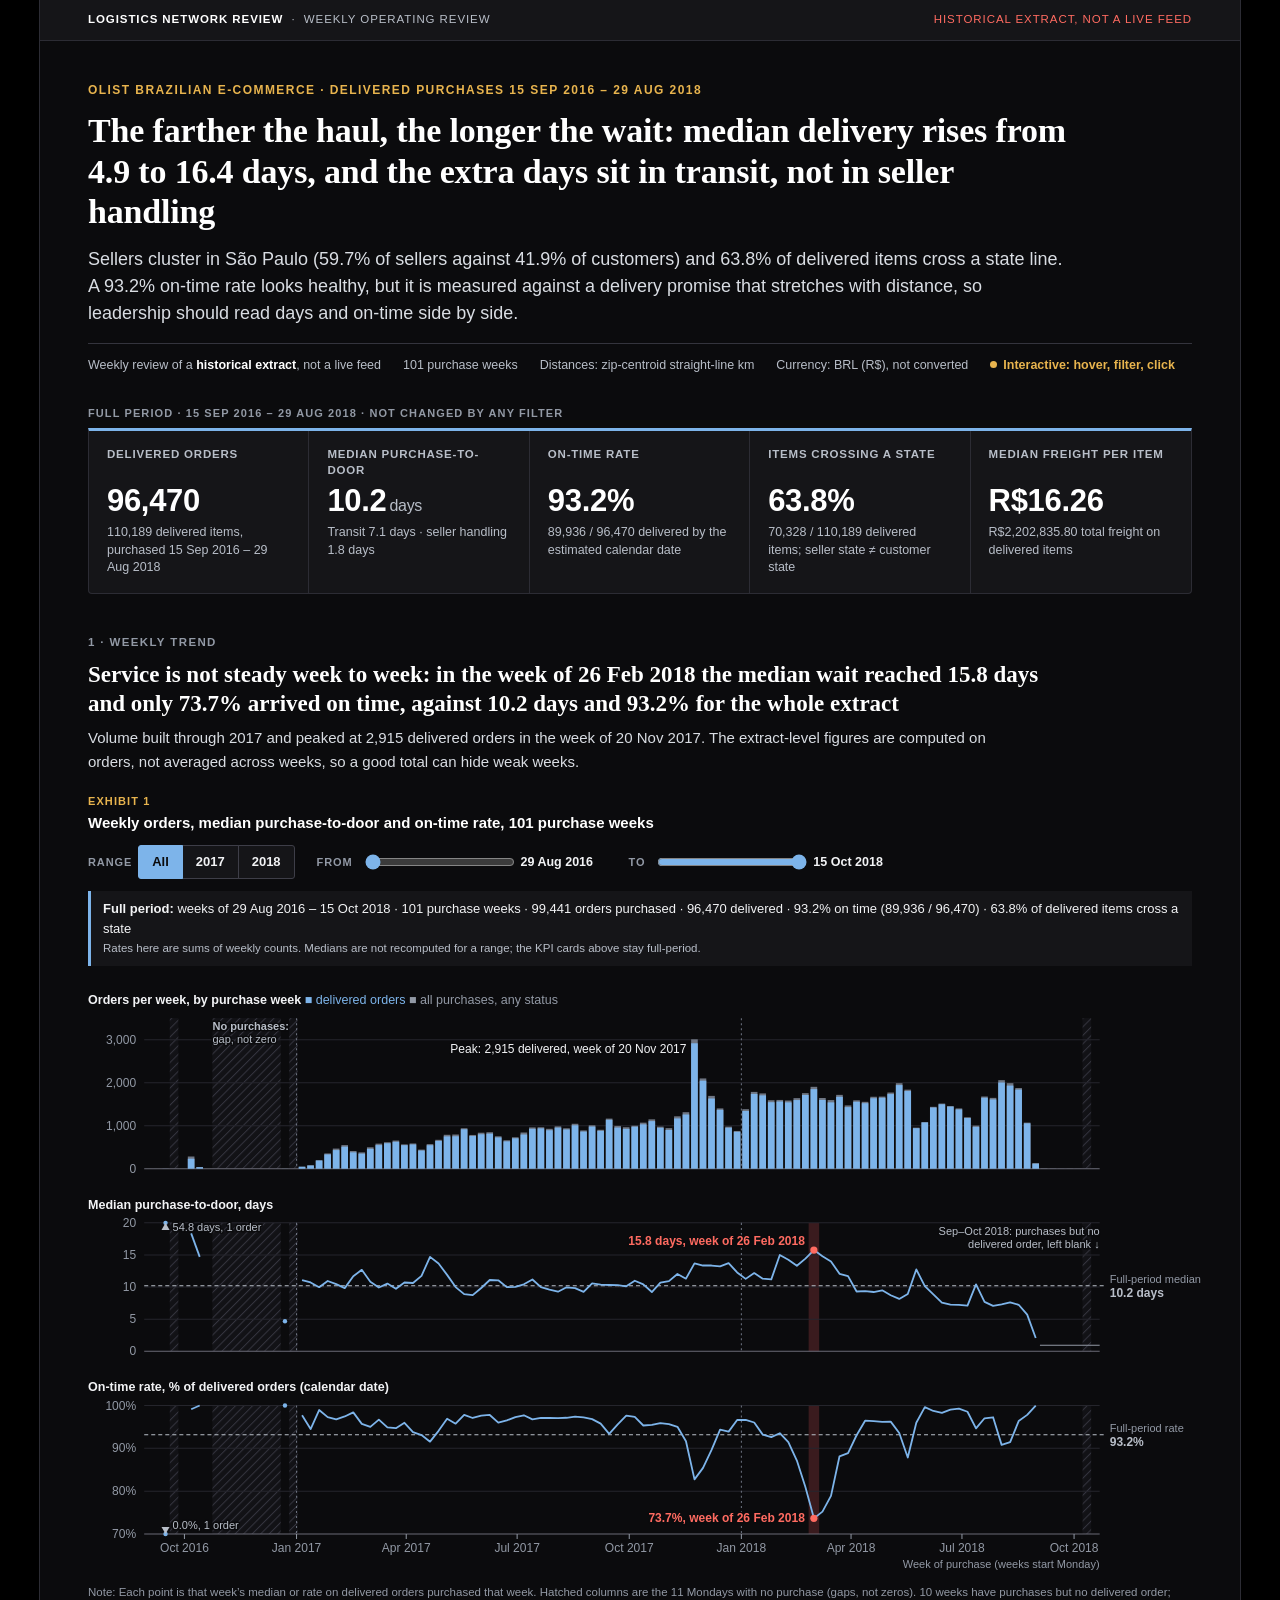
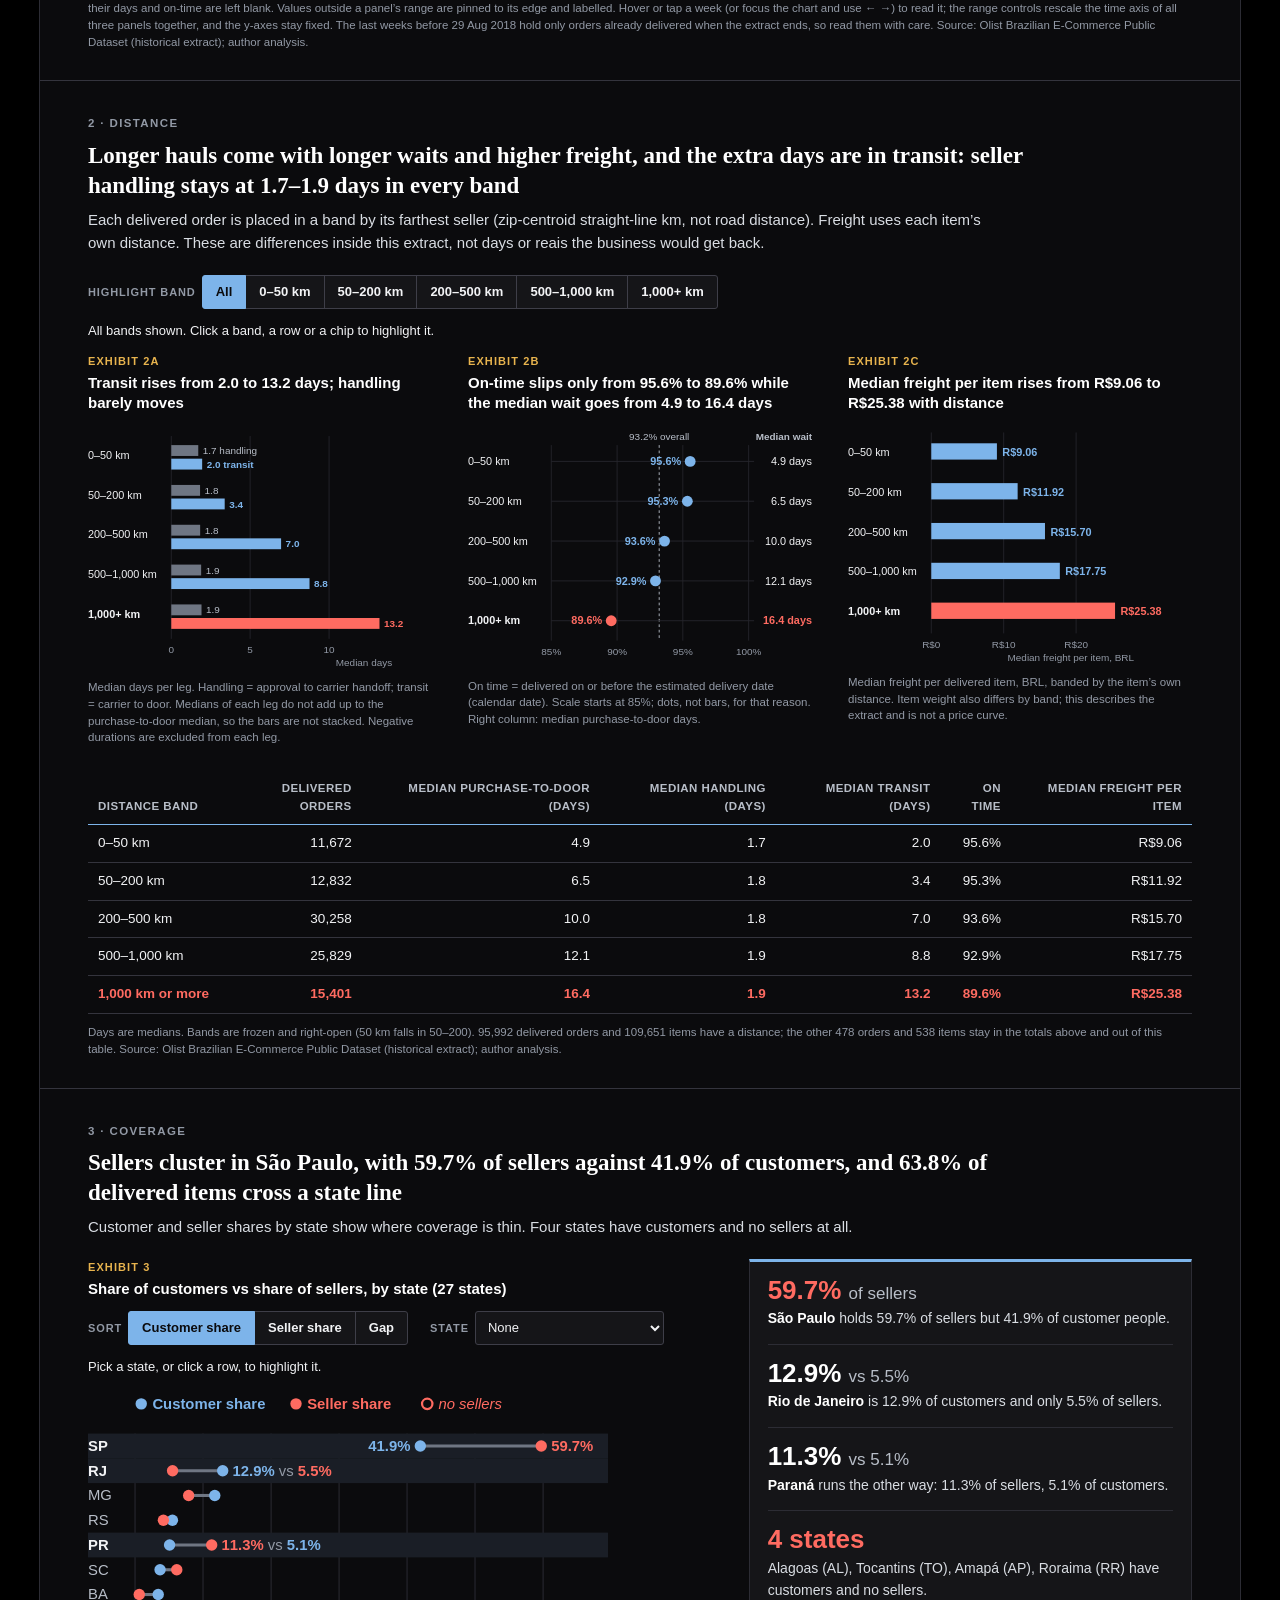
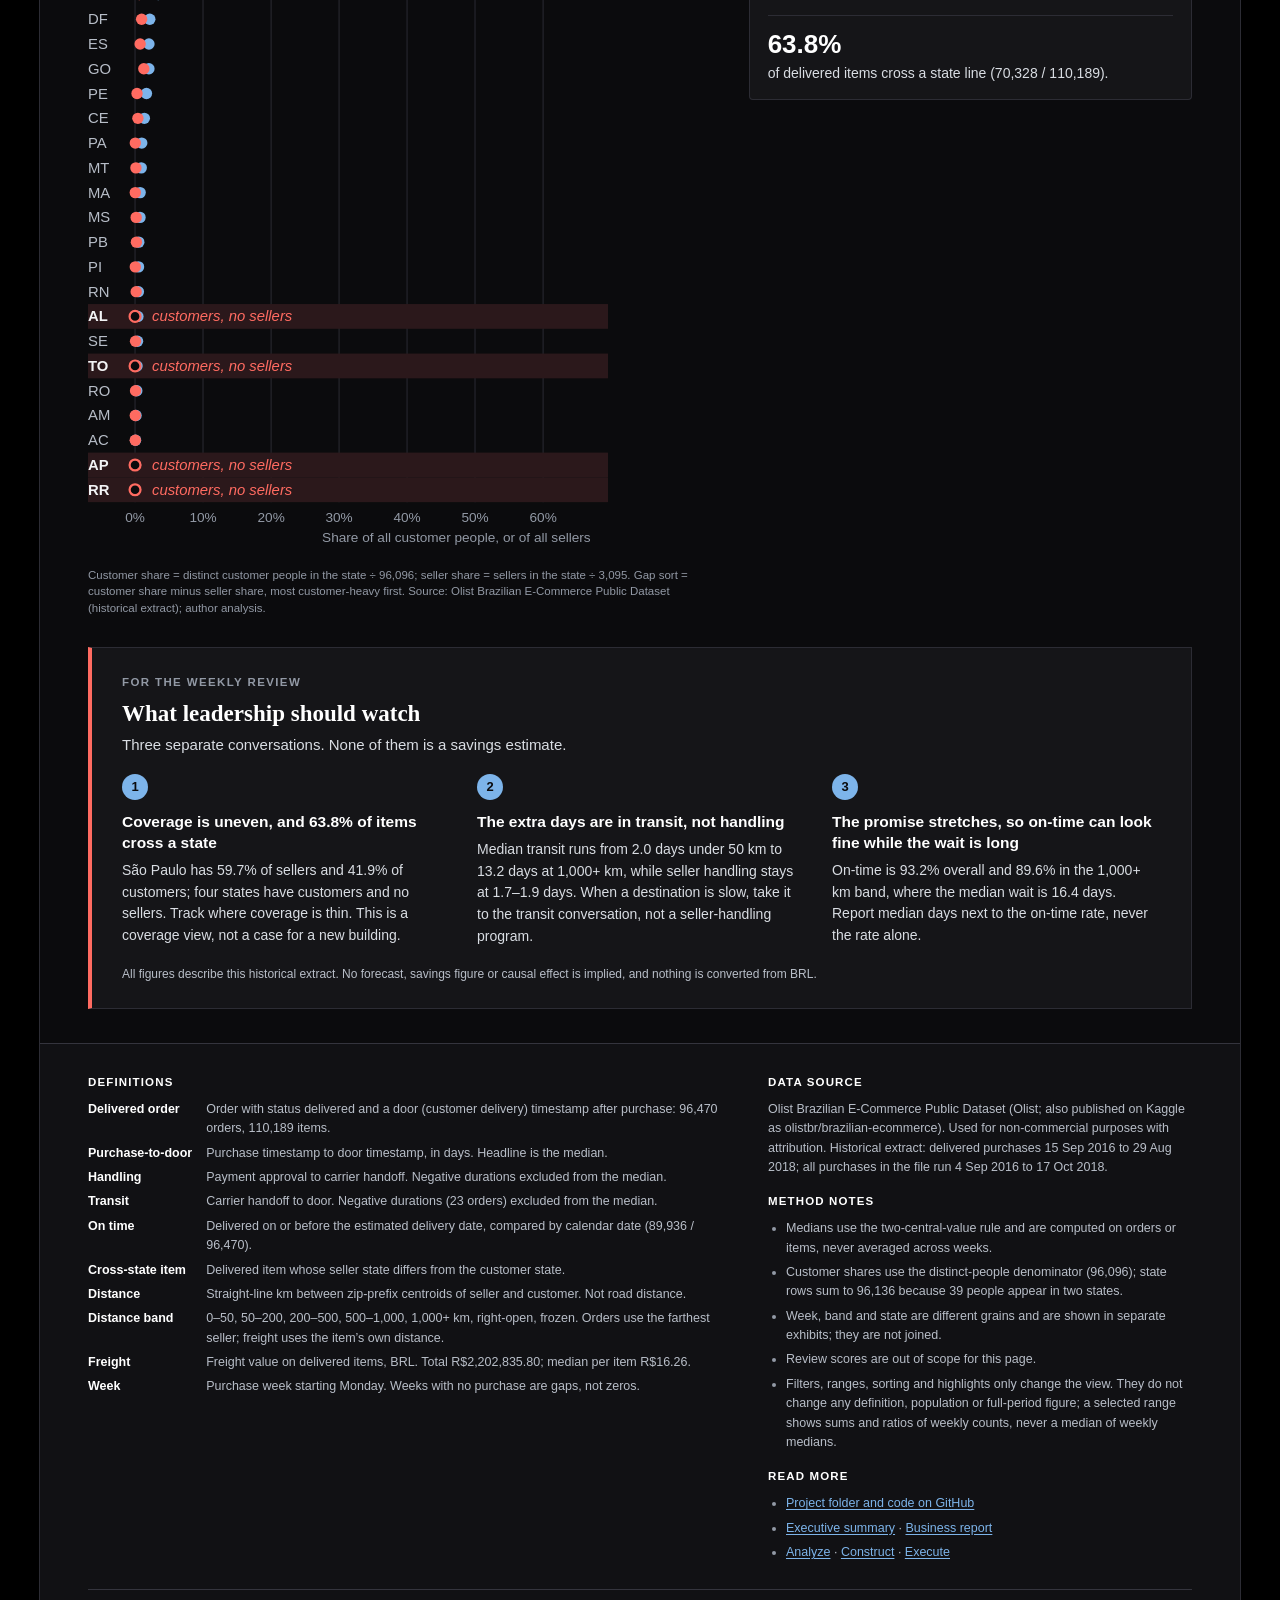
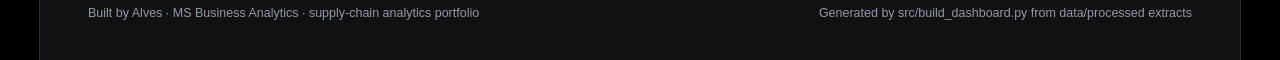
<file: docs/05-logistics-dashboard/index.html>
<!DOCTYPE html>
<html lang="en">
<head>
<meta charset="utf-8">
<meta name="viewport" content="width=device-width, initial-scale=1">
<meta name="color-scheme" content="dark">
<meta name="theme-color" content="#0B0B0D">
<link rel="icon" href="data:image/svg+xml,%3Csvg xmlns='http://www.w3.org/2000/svg' viewBox='0 0 16 16'%3E%3Crect width='16' height='16' rx='3' fill='%230B0B0D'/%3E%3Cpath d='M3 13h2.5V8H3zm3.75 0h2.5V3h-2.5zm3.75 0H13V6h-2.5z' fill='%237DB4EA'/%3E%3C/svg%3E">
<title>Logistics network review: distance, delivery time and freight (Olist, historical extract)</title>
<meta name="description" content="Weekly operating review of a historical Olist extract: delivered purchases 15 Sep 2016 to 29 Aug 2018. Distance, delivery time, on-time rate, freight and state coverage.">
<style>
:root{color-scheme:dark;--bg:#0B0B0D;--surface:#151518;--surface2:#1D1D22;--border:#2C2C34;
--rule:#34343D;--head:#FFFFFF;--body:#D9DDE3;--text:#F2F3F5;--text2:#B8BEC8;--muted:#9299A5;
--series:#7DB4EA;--context:#6F7683;--rowline:#26262D;--accent:#FF6B61;--gold:#E8B44E;
--on-bg:#1B2635;
--serif:Georgia,"Iowan Old Style","Palatino Linotype","Source Serif 4","Noto Serif",serif;
--sans:-apple-system,BlinkMacSystemFont,"Segoe UI",Inter,Roboto,"Helvetica Neue",Arial,sans-serif}
*{box-sizing:border-box}
html{-webkit-text-size-adjust:100%;background:#000}
body{margin:0;background:#000;color:var(--body);font:15px/1.55 var(--sans);
font-variant-numeric:tabular-nums}
.page{max-width:1200px;margin:0 auto;background:var(--bg);box-shadow:0 0 0 1px var(--border)}
.mast{background:var(--surface);border-bottom:1px solid var(--border);color:var(--text2);padding:11px 48px;display:flex;justify-content:space-between;
gap:16px;font-size:11.5px;letter-spacing:.08em;text-transform:uppercase}
.mast b{color:var(--head);font-weight:600}
.mast .live{color:var(--accent)}
header{padding:40px 48px 8px}
.eyebrow{font-size:12px;letter-spacing:.12em;text-transform:uppercase;color:var(--gold);font-weight:700;margin:0 0 12px}
h1{font-family:var(--serif);font-weight:700;color:var(--head);font-size:34px;line-height:1.18;margin:0 0 14px;max-width:1000px;letter-spacing:-.005em}
.dek{font-size:18px;line-height:1.5;color:var(--body);max-width:980px;margin:0 0 16px}
.meta{font-size:12.5px;color:var(--text2);margin:0;padding:12px 0 0;border-top:1px solid var(--rule);display:flex;flex-wrap:wrap;gap:6px 22px}
.meta span{white-space:nowrap}
.meta b{color:var(--head)}
.kpis{display:grid;grid-template-columns:repeat(5,1fr);gap:0;margin:22px 48px 6px;background:var(--surface);border:1px solid var(--border);border-top:3px solid var(--series);border-radius:0 0 4px 4px}
.kpi{padding:16px 18px 16px;border-right:1px solid var(--border)}
.kpi:last-child{border-right:0}
.kpi .k{font-size:11.5px;letter-spacing:.07em;text-transform:uppercase;color:var(--text2);font-weight:600;margin:0 0 6px;min-height:2.7em;line-height:1.35}
.kpi .v{font-size:31px;line-height:1.1;font-weight:650;color:var(--head);margin:0 0 6px;letter-spacing:-.01em}
.kpi .v small{font-size:16px;font-weight:500;color:var(--text2);margin-left:3px}
.kpi .c{font-size:12.5px;line-height:1.4;color:var(--text2);margin:0}
section{padding:34px 48px 30px;border-top:1px solid var(--rule)}
section:first-of-type{border-top:0}
.sec-label{font-size:11.5px;letter-spacing:.12em;text-transform:uppercase;color:var(--muted);font-weight:700;margin:0 0 8px}
h2{font-family:var(--serif);font-weight:700;color:var(--head);font-size:23px;line-height:1.28;margin:0 0 8px;max-width:980px}
.lede{color:var(--body);margin:0 0 20px;max-width:900px}
.exhibit{margin:0}
.ex-tag{font-size:11px;letter-spacing:.1em;text-transform:uppercase;color:var(--gold);font-weight:700;margin:0 0 3px}
.ex-title{font-size:15px;font-weight:650;color:var(--head);margin:0 0 12px;line-height:1.35}
.source{font-size:11.5px;color:var(--muted);margin:10px 0 0;line-height:1.45}
svg{display:block;width:100%;height:auto;font-family:var(--sans);overflow:visible}
.wk-mobile{display:none}
.grid3{display:grid;grid-template-columns:repeat(3,1fr);gap:28px 36px}
.grid3 .exhibit{display:flex;flex-direction:column}
.grid3 .exhibit .ex-title{min-height:42px}
.cov{display:grid;grid-template-columns:minmax(0,7fr) minmax(0,5fr);gap:40px;align-items:start}
.cov .exhibit svg{max-width:520px}
.callouts{display:grid;gap:0;background:var(--surface);border:1px solid var(--border);border-top:3px solid var(--series);padding:0 18px;border-radius:0 0 4px 4px}
.co{padding:14px 0 14px;border-bottom:1px solid var(--border)}
.co:last-child{border-bottom:0}
.co .big{font-size:26px;font-weight:650;color:var(--head);line-height:1.1;margin:0 0 4px}
.co .big.acc{color:var(--accent)}
.co .big span{color:var(--text2)!important}
.co p{margin:0;color:var(--body);font-size:14px}
.co b{color:var(--head)}
table{border-collapse:collapse;width:100%;font-size:13.5px;margin:26px 0 0;color:var(--text)}
th,td{padding:8px 10px;border-bottom:1px solid var(--rule);text-align:right;white-space:nowrap}
th:first-child,td:first-child{text-align:left}
thead th{font-size:11.5px;letter-spacing:.04em;text-transform:uppercase;color:var(--text2);font-weight:600;border-bottom:1.5px solid var(--series);vertical-align:bottom;white-space:normal}
tbody tr:hover td{background:var(--surface)}
tbody tr:last-child td{color:var(--accent);font-weight:600}
.tablewrap{overflow-x:auto}
.short{display:none}
.watch{margin:0 48px 34px;background:var(--surface);border:1px solid var(--border);border-left:4px solid var(--accent);padding:26px 30px 24px}
.watch h2{margin:0 0 4px}
.watch .lede{margin:0 0 18px}
.watch ol{list-style:none;margin:0;padding:0;display:grid;grid-template-columns:repeat(3,1fr);gap:26px}
.watch li{counter-increment:w;position:relative;padding-top:38px}
.watch li::before{content:counter(w);position:absolute;top:0;left:0;width:26px;height:26px;border-radius:50%;background:var(--series);color:var(--bg);font-weight:700;font-size:13px;display:flex;align-items:center;justify-content:center}
.watch li h3{font-size:15.5px;margin:0 0 6px;color:var(--head);line-height:1.35}
.watch li p{margin:0;font-size:14px;color:var(--body)}
.watch .fine{font-size:12px;color:var(--text2);margin:18px 0 0}
footer{background:#111114;border-top:1px solid var(--rule);padding:30px 48px 36px;font-size:12.5px;color:var(--text2)}
footer h4{font-size:11.5px;letter-spacing:.1em;text-transform:uppercase;color:var(--head);margin:0 0 8px}
.fgrid{display:grid;grid-template-columns:3fr 2fr;gap:26px 44px}
footer dl{margin:0;display:grid;grid-template-columns:max-content 1fr;gap:5px 14px}
footer dt{font-weight:600;color:var(--head)}
footer dd{margin:0}
footer ul{margin:0;padding-left:18px}
footer li{margin:0 0 5px}
footer li::marker{color:var(--muted)}
.foot-bottom{margin-top:22px;padding-top:14px;border-top:1px solid var(--rule);display:flex;justify-content:space-between;flex-wrap:wrap;gap:8px;color:var(--muted)}
a{color:var(--series);text-underline-offset:2px}
a:hover{color:var(--head)}
a:focus-visible{outline:2px solid var(--gold);outline-offset:2px}
@media (max-width:1080px){.grid3{grid-template-columns:1fr 1fr}.watch ol{grid-template-columns:1fr}}
@media (max-width:760px){
 body{font-size:14.5px}
 .mast{padding:9px 18px;font-size:10px;flex-direction:column;gap:2px}
 header{padding:24px 18px 4px}
 h1{font-size:25px}
 .dek{font-size:16px}
 .meta{gap:4px 14px}
 .kpis{grid-template-columns:1fr 1fr;margin:18px 18px 4px}
 .kpi{padding:12px 12px;border-right:0;border-bottom:1px solid var(--border)}
 .kpi:nth-child(odd){border-right:1px solid var(--border)}
 .kpi:last-child{grid-column:1 / -1;border-bottom:0;border-right:0}
 .kpi .v{font-size:25px}
 section{padding:26px 18px 22px}
 h2{font-size:19.5px}
 .wk-desktop{display:none}.wk-mobile{display:block}
 .grid3{grid-template-columns:1fr;gap:30px}
 .grid3 .exhibit .ex-title{min-height:0}
 .cov{grid-template-columns:1fr;gap:20px}
 .watch{margin:0 0 26px;padding:22px 18px;border-left-width:4px;border-right:0}
 footer{padding:24px 18px 28px}
 .fgrid{grid-template-columns:1fr}
 table{font-size:11.5px;margin-top:22px}
 th,td{padding:7px 3px}
 td:first-child{white-space:nowrap}
 thead th{font-size:9px;letter-spacing:.02em}
 .full{display:none}.short{display:inline}
 footer dl{grid-template-columns:1fr}
 footer dd{margin-bottom:6px}
}
@media print{.wk-mobile{display:none}.wk-desktop{display:block}}
/* Interactive layer. Controls are hidden until the script runs. */
.hint{color:var(--gold);font-weight:600}
.hint::before{content:"";display:inline-block;width:7px;height:7px;border-radius:50%;background:var(--gold);margin-right:6px;vertical-align:1px}
.kpi-tag{margin:22px 48px 0;font-size:11px;letter-spacing:.1em;text-transform:uppercase;color:var(--muted);font-weight:700}
.kpi-tag + .kpis{margin-top:6px}
.ctrl{display:flex;flex-wrap:wrap;align-items:center;gap:10px 22px;margin:0 0 12px;font-size:13px;color:var(--text2)}
.ctrl select option{background:var(--surface);color:var(--text)}
.ctrl[hidden],.summary[hidden],.st-readout[hidden]{display:none}
.lbl{font-size:11px;letter-spacing:.08em;text-transform:uppercase;font-weight:700;color:var(--muted);margin-right:6px}
.seg{display:inline-flex;flex-wrap:wrap}
.seg button{font:inherit;font-size:13px;font-weight:600;color:var(--text);background:var(--surface);border:1px solid #3E3E48;margin:0 0 0 -1px;padding:6px 13px;min-height:34px;cursor:pointer;line-height:1.2}
.seg button:first-child{margin-left:0;border-radius:3px 0 0 3px}
.seg button:last-child{border-radius:0 3px 3px 0}
.seg button:hover{background:var(--surface2);color:var(--head)}
.seg button[aria-pressed="true"]{background:var(--series);color:var(--bg);border-color:var(--series);position:relative;z-index:1}
.seg button[data-chip="1000+"][aria-pressed="true"]{background:var(--accent);color:var(--bg);border-color:var(--accent)}
.seg button:focus-visible,.ctrl select:focus-visible,.ctrl input:focus-visible{outline:2px solid var(--gold);outline-offset:2px}
.rng{display:inline-flex;align-items:center;gap:6px}
.rng input[type=range]{width:150px;accent-color:var(--series);margin:0}
.rng output{min-width:86px;color:var(--text);font-weight:600;font-size:12.5px}
.ctrl select{font:inherit;font-size:13px;padding:6px 8px;min-height:34px;border:1px solid #3E3E48;border-radius:3px;background:var(--surface);color:var(--text);max-width:100%}
.summary{font-size:13px;color:var(--text);background:var(--surface);border-left:3px solid var(--series);padding:8px 12px;margin:0 0 16px;line-height:1.5}
.summary small{display:block;color:var(--text2);font-size:11.5px;margin-top:2px}
.st-readout{font-size:13px;color:var(--text);margin:0 0 12px;min-height:20px}
#wk-host{outline:none;touch-action:pan-y;position:relative}
#wk-host:focus-visible{outline:2px solid var(--gold);outline-offset:6px}
.js .wk-desktop,.js .wk-mobile{display:none}
.band-mark{cursor:pointer;transition:opacity .2s;outline:none}
.band-mark.dim,tr.band-row.dim{opacity:.22}
.band-mark.on .hit{fill-opacity:1}
.band-mark:focus-visible .hit{stroke:var(--gold);stroke-width:1.5;stroke-dasharray:3 2}
tr.band-row{cursor:pointer;transition:opacity .2s}
tr.band-row.on td{background:var(--on-bg)}
tr.band-row:focus-visible{outline:2px solid var(--gold);outline-offset:-2px}
.st-row{cursor:pointer;transition:transform .45s ease;outline:none}
.st-row .selbg{opacity:0}
.st-row.sel .selbg{opacity:1}
.st-row:focus-visible .selbg{opacity:1;stroke:var(--gold)}
.vh{position:absolute;width:1px;height:1px;overflow:hidden;clip:rect(0 0 0 0);white-space:nowrap}
#tip{position:absolute;z-index:50;max-width:300px;background:var(--surface2);color:var(--text);border:1px solid #3E3E48;font-size:12.5px;line-height:1.45;padding:9px 12px;border-radius:4px;box-shadow:0 8px 24px rgba(0,0,0,.6);pointer-events:none}
#tip[hidden]{display:none}
#tip b{display:block;margin-bottom:3px;font-size:13px;color:var(--head)}
#tip .r{display:flex;justify-content:space-between;gap:18px}
#tip .r span:last-child{font-weight:600}
#tip .n{color:var(--text2);font-size:11.5px;margin-top:3px}
@media (max-width:760px){
 .kpi-tag{margin:18px 18px 0}
 .ctrl{gap:10px 12px}
 .rng input[type=range]{width:96px}
 .rng output{min-width:78px}
 .seg button{padding:6px 10px}
}
@media (prefers-reduced-motion:reduce){.st-row,.band-mark,tr.band-row{transition:none}}
</style>
</head>
<body>
<div class="page">
<div class="mast"><span><b>Logistics network review</b> &nbsp;·&nbsp; Weekly operating review</span><span class="live">Historical extract, not a live feed</span></div>

<header>
  <p class="eyebrow">Olist Brazilian e-commerce · delivered purchases 15 Sep 2016 – 29 Aug 2018</p>
  <h1>The farther the haul, the longer the wait: median delivery rises from 4.9 to 16.4 days, and the extra days sit in transit, not in seller handling</h1>
  <p class="dek">Sellers cluster in São Paulo (59.7% of sellers against 41.9% of customers) and 63.8% of delivered items cross a state line. A 93.2% on-time rate looks healthy, but it is measured against a delivery promise that stretches with distance, so leadership should read days and on-time side by side.</p>
  <p class="meta">
    <span>Weekly review of a <b>historical extract</b>, not a live feed</span>
    <span>101 purchase weeks</span>
    <span>Distances: zip-centroid straight-line km</span>
    <span>Currency: BRL (R$), not converted</span>
    <span class="hint" data-js hidden>Interactive: hover, filter, click</span>
  </p>
</header>

<p class="kpi-tag">Full period · 15 Sep 2016 – 29 Aug 2018 · not changed by any filter</p>
<div class="kpis">
  <div class="kpi"><p class="k">Delivered orders</p><p class="v">96,470</p><p class="c">110,189 delivered items, purchased 15 Sep 2016 – 29 Aug 2018</p></div>
  <div class="kpi"><p class="k">Median purchase-to-door</p><p class="v">10.2<small>days</small></p><p class="c">Transit 7.1 days · seller handling 1.8 days</p></div>
  <div class="kpi"><p class="k">On-time rate</p><p class="v">93.2%</p><p class="c">89,936 / 96,470 delivered by the estimated calendar date</p></div>
  <div class="kpi"><p class="k">Items crossing a state</p><p class="v">63.8%</p><p class="c">70,328 / 110,189 delivered items; seller state ≠ customer state</p></div>
  <div class="kpi"><p class="k">Median freight per item</p><p class="v">R$16.26</p><p class="c">R$2,202,835.80 total freight on delivered items</p></div>
</div>

<section>
  <p class="sec-label">1 · Weekly trend</p>
  <h2>Service is not steady week to week: in the week of 26 Feb 2018 the median wait reached 15.8 days and only 73.7% arrived on time, against 10.2 days and 93.2% for the whole extract</h2>
  <p class="lede">Volume built through 2017 and peaked at 2,915 delivered orders in the week of 20 Nov 2017. The extract-level figures are computed on orders, not averaged across weeks, so a good total can hide weak weeks.</p>
  <figure class="exhibit">
    <p class="ex-tag">Exhibit 1</p>
    <p class="ex-title">Weekly orders, median purchase-to-door and on-time rate, 101 purchase weeks</p>
    <div class="ctrl" id="wk-ctrl" data-js hidden>
      <span><span class="lbl">Range</span><span class="seg" role="group" aria-label="Date range presets"><button type="button" data-preset="all" aria-pressed="true">All</button><button type="button" data-preset="2017" aria-pressed="false">2017</button><button type="button" data-preset="2018" aria-pressed="false">2018</button></span></span>
      <span class="rng"><label class="lbl" for="wk-from">From</label><input type="range" id="wk-from" min="0" step="1" value="0"><output id="wk-from-out" for="wk-from"></output></span>
      <span class="rng"><label class="lbl" for="wk-to">To</label><input type="range" id="wk-to" min="0" step="1"><output id="wk-to-out" for="wk-to"></output></span>
    </div>
    <p class="summary" id="wk-summary" data-js hidden aria-live="polite"></p>
    <div id="wk-host" tabindex="0" role="group" aria-label="Weekly trend chart. Hover or tap a week, or use the left and right arrow keys, to read its values.">
      <div class="wk-desktop"><svg viewBox="0 0 1100 590" role="img" aria-label="Weekly delivered orders, median purchase-to-door days and on-time rate"><defs><pattern id="gap-1100" width="6" height="6" patternUnits="userSpaceOnUse" patternTransform="rotate(45)"><rect width="6" height="6" fill="#121216"/><line x1="0" y1="0" x2="0" y2="6" stroke="#34343E" stroke-width="2"/></pattern></defs><rect x="81.5" y="36.0" width="8.5" height="150.0" fill="url(#gap-1100)"/><rect x="124.0" y="36.0" width="68.0" height="150.0" fill="url(#gap-1100)"/><rect x="200.5" y="36.0" width="8.5" height="150.0" fill="url(#gap-1100)"/><rect x="991.0" y="36.0" width="8.5" height="150.0" fill="url(#gap-1100)"/><rect x="81.5" y="240.0" width="8.5" height="128.0" fill="url(#gap-1100)"/><rect x="124.0" y="240.0" width="68.0" height="128.0" fill="url(#gap-1100)"/><rect x="200.5" y="240.0" width="8.5" height="128.0" fill="url(#gap-1100)"/><rect x="991.0" y="240.0" width="8.5" height="128.0" fill="url(#gap-1100)"/><rect x="81.5" y="422.0" width="8.5" height="128.0" fill="url(#gap-1100)"/><rect x="124.0" y="422.0" width="68.0" height="128.0" fill="url(#gap-1100)"/><rect x="200.5" y="422.0" width="8.5" height="128.0" fill="url(#gap-1100)"/><rect x="991.0" y="422.0" width="8.5" height="128.0" fill="url(#gap-1100)"/><rect x="718.0" y="240.0" width="10.5" height="128.0" fill="#3A1B1E"/><rect x="718.0" y="422.0" width="10.5" height="128.0" fill="#3A1B1E"/><line x1="56" x2="1008.0" y1="186.0" y2="186.0" stroke="#6A6A76" stroke-width="1"/><text x="48.0" y="190.0" font-size="12" fill="#9299A5" text-anchor="end" font-weight="400">0</text><line x1="56" x2="1008.0" y1="143.1" y2="143.1" stroke="#25252C" stroke-width="1"/><text x="48.0" y="147.1" font-size="12" fill="#9299A5" text-anchor="end" font-weight="400">1,000</text><line x1="56" x2="1008.0" y1="100.3" y2="100.3" stroke="#25252C" stroke-width="1"/><text x="48.0" y="104.3" font-size="12" fill="#9299A5" text-anchor="end" font-weight="400">2,000</text><line x1="56" x2="1008.0" y1="57.4" y2="57.4" stroke="#25252C" stroke-width="1"/><text x="48.0" y="61.4" font-size="12" fill="#9299A5" text-anchor="end" font-weight="400">3,000</text><line x1="207.8" x2="207.8" y1="36.0" y2="186.0" stroke="#6F7683" stroke-dasharray="2 3"/><line x1="651.0" x2="651.0" y1="36.0" y2="186.0" stroke="#6F7683" stroke-dasharray="2 3"/><line x1="56" x2="1008.0" y1="368.0" y2="368.0" stroke="#6A6A76" stroke-width="1"/><text x="48.0" y="372.0" font-size="12" fill="#9299A5" text-anchor="end" font-weight="400">0</text><line x1="56" x2="1008.0" y1="336.0" y2="336.0" stroke="#25252C" stroke-width="1"/><text x="48.0" y="340.0" font-size="12" fill="#9299A5" text-anchor="end" font-weight="400">5</text><line x1="56" x2="1008.0" y1="304.0" y2="304.0" stroke="#25252C" stroke-width="1"/><text x="48.0" y="308.0" font-size="12" fill="#9299A5" text-anchor="end" font-weight="400">10</text><line x1="56" x2="1008.0" y1="272.0" y2="272.0" stroke="#25252C" stroke-width="1"/><text x="48.0" y="276.0" font-size="12" fill="#9299A5" text-anchor="end" font-weight="400">15</text><line x1="56" x2="1008.0" y1="240.0" y2="240.0" stroke="#25252C" stroke-width="1"/><text x="48.0" y="244.0" font-size="12" fill="#9299A5" text-anchor="end" font-weight="400">20</text><line x1="207.8" x2="207.8" y1="240.0" y2="368.0" stroke="#6F7683" stroke-dasharray="2 3"/><line x1="651.0" x2="651.0" y1="240.0" y2="368.0" stroke="#6F7683" stroke-dasharray="2 3"/><line x1="56" x2="1008.0" y1="550.0" y2="550.0" stroke="#6A6A76" stroke-width="1"/><text x="48.0" y="554.0" font-size="12" fill="#9299A5" text-anchor="end" font-weight="400">70%</text><line x1="56" x2="1008.0" y1="507.3" y2="507.3" stroke="#25252C" stroke-width="1"/><text x="48.0" y="511.3" font-size="12" fill="#9299A5" text-anchor="end" font-weight="400">80%</text><line x1="56" x2="1008.0" y1="464.7" y2="464.7" stroke="#25252C" stroke-width="1"/><text x="48.0" y="468.7" font-size="12" fill="#9299A5" text-anchor="end" font-weight="400">90%</text><line x1="56" x2="1008.0" y1="422.0" y2="422.0" stroke="#25252C" stroke-width="1"/><text x="48.0" y="426.0" font-size="12" fill="#9299A5" text-anchor="end" font-weight="400">100%</text><line x1="207.8" x2="207.8" y1="422.0" y2="550.0" stroke="#6F7683" stroke-dasharray="2 3"/><line x1="651.0" x2="651.0" y1="422.0" y2="550.0" stroke="#6F7683" stroke-dasharray="2 3"/><text x="0" y="22.0" font-size="12.5" fill="#F2F3F5" font-weight="600">Orders per week, by purchase week  <tspan fill="#7DB4EA" font-weight="500">■ delivered orders</tspan>  <tspan fill="#9299A5" font-weight="500">■ all purchases, any status</tspan></text><text x="0.0" y="226.0" font-size="12.5" fill="#F2F3F5" text-anchor="start" font-weight="600">Median purchase-to-door, days</text><text x="0.0" y="408.0" font-size="12.5" fill="#F2F3F5" text-anchor="start" font-weight="600">On-time rate, % of delivered orders (calendar date)</text><rect x="56.94" y="185.96" width="6.63" height="0.04" fill="#6F7683"/><rect x="65.44" y="185.96" width="6.63" height="0.04" fill="#6F7683"/><rect x="73.94" y="185.91" width="6.63" height="0.09" fill="#6F7683"/><rect x="73.94" y="185.96" width="6.63" height="0.04" fill="#7DB4EA"/><rect x="90.94" y="185.96" width="6.63" height="0.04" fill="#6F7683"/><rect x="99.44" y="173.87" width="6.63" height="12.13" fill="#6F7683"/><rect x="99.44" y="176.10" width="6.63" height="9.90" fill="#7DB4EA"/><rect x="107.94" y="184.33" width="6.63" height="1.67" fill="#6F7683"/><rect x="107.94" y="184.54" width="6.63" height="1.46" fill="#7DB4EA"/><rect x="116.44" y="185.96" width="6.63" height="0.04" fill="#6F7683"/><rect x="192.94" y="185.96" width="6.63" height="0.04" fill="#6F7683"/><rect x="192.94" y="185.96" width="6.63" height="0.04" fill="#7DB4EA"/><rect x="209.94" y="184.03" width="6.63" height="1.97" fill="#6F7683"/><rect x="209.94" y="184.11" width="6.63" height="1.89" fill="#7DB4EA"/><rect x="218.44" y="182.57" width="6.63" height="3.43" fill="#6F7683"/><rect x="218.44" y="182.87" width="6.63" height="3.13" fill="#7DB4EA"/><rect x="226.94" y="177.56" width="6.63" height="8.44" fill="#6F7683"/><rect x="226.94" y="177.90" width="6.63" height="8.10" fill="#7DB4EA"/><rect x="235.44" y="170.83" width="6.63" height="15.17" fill="#6F7683"/><rect x="235.44" y="171.77" width="6.63" height="14.23" fill="#7DB4EA"/><rect x="243.94" y="165.99" width="6.63" height="20.01" fill="#6F7683"/><rect x="243.94" y="167.49" width="6.63" height="18.51" fill="#7DB4EA"/><rect x="252.44" y="162.51" width="6.63" height="23.49" fill="#6F7683"/><rect x="252.44" y="164.10" width="6.63" height="21.90" fill="#7DB4EA"/><rect x="260.94" y="168.39" width="6.63" height="17.61" fill="#6F7683"/><rect x="260.94" y="169.76" width="6.63" height="16.24" fill="#7DB4EA"/><rect x="269.44" y="169.76" width="6.63" height="16.24" fill="#6F7683"/><rect x="269.44" y="171.04" width="6.63" height="14.96" fill="#7DB4EA"/><rect x="277.94" y="164.70" width="6.63" height="21.30" fill="#6F7683"/><rect x="277.94" y="166.24" width="6.63" height="19.76" fill="#7DB4EA"/><rect x="286.44" y="161.06" width="6.63" height="24.94" fill="#6F7683"/><rect x="286.44" y="162.51" width="6.63" height="23.49" fill="#7DB4EA"/><rect x="294.94" y="159.64" width="6.63" height="26.36" fill="#6F7683"/><rect x="294.94" y="160.67" width="6.63" height="25.33" fill="#7DB4EA"/><rect x="303.44" y="157.97" width="6.63" height="28.03" fill="#6F7683"/><rect x="303.44" y="159.26" width="6.63" height="26.74" fill="#7DB4EA"/><rect x="311.94" y="161.79" width="6.63" height="24.21" fill="#6F7683"/><rect x="311.94" y="162.60" width="6.63" height="23.40" fill="#7DB4EA"/><rect x="320.44" y="160.89" width="6.63" height="25.11" fill="#6F7683"/><rect x="320.44" y="161.87" width="6.63" height="24.13" fill="#7DB4EA"/><rect x="328.94" y="167.01" width="6.63" height="18.99" fill="#6F7683"/><rect x="328.94" y="167.96" width="6.63" height="18.04" fill="#7DB4EA"/><rect x="337.44" y="161.53" width="6.63" height="24.47" fill="#6F7683"/><rect x="337.44" y="162.64" width="6.63" height="23.36" fill="#7DB4EA"/><rect x="345.94" y="157.24" width="6.63" height="28.76" fill="#6F7683"/><rect x="345.94" y="158.40" width="6.63" height="27.60" fill="#7DB4EA"/><rect x="354.44" y="152.23" width="6.63" height="33.77" fill="#6F7683"/><rect x="354.44" y="153.86" width="6.63" height="32.14" fill="#7DB4EA"/><rect x="362.94" y="151.97" width="6.63" height="34.03" fill="#6F7683"/><rect x="362.94" y="153.73" width="6.63" height="32.27" fill="#7DB4EA"/><rect x="371.44" y="145.71" width="6.63" height="40.29" fill="#6F7683"/><rect x="371.44" y="146.74" width="6.63" height="39.26" fill="#7DB4EA"/><rect x="379.94" y="152.40" width="6.63" height="33.60" fill="#6F7683"/><rect x="379.94" y="153.47" width="6.63" height="32.53" fill="#7DB4EA"/><rect x="388.44" y="150.17" width="6.63" height="35.83" fill="#6F7683"/><rect x="388.44" y="151.71" width="6.63" height="34.29" fill="#7DB4EA"/><rect x="396.94" y="149.70" width="6.63" height="36.30" fill="#6F7683"/><rect x="396.94" y="151.11" width="6.63" height="34.89" fill="#7DB4EA"/><rect x="405.44" y="153.73" width="6.63" height="32.27" fill="#6F7683"/><rect x="405.44" y="154.89" width="6.63" height="31.11" fill="#7DB4EA"/><rect x="413.94" y="157.67" width="6.63" height="28.33" fill="#6F7683"/><rect x="413.94" y="158.79" width="6.63" height="27.21" fill="#7DB4EA"/><rect x="422.44" y="154.71" width="6.63" height="31.29" fill="#6F7683"/><rect x="422.44" y="155.74" width="6.63" height="30.26" fill="#7DB4EA"/><rect x="430.94" y="149.96" width="6.63" height="36.04" fill="#6F7683"/><rect x="430.94" y="151.97" width="6.63" height="34.03" fill="#7DB4EA"/><rect x="439.44" y="144.90" width="6.63" height="41.10" fill="#6F7683"/><rect x="439.44" y="146.31" width="6.63" height="39.69" fill="#7DB4EA"/><rect x="447.94" y="144.73" width="6.63" height="41.27" fill="#6F7683"/><rect x="447.94" y="145.84" width="6.63" height="40.16" fill="#7DB4EA"/><rect x="456.44" y="146.27" width="6.63" height="39.73" fill="#6F7683"/><rect x="456.44" y="147.73" width="6.63" height="38.27" fill="#7DB4EA"/><rect x="464.94" y="143.83" width="6.63" height="42.17" fill="#6F7683"/><rect x="464.94" y="145.11" width="6.63" height="40.89" fill="#7DB4EA"/><rect x="473.44" y="145.76" width="6.63" height="40.24" fill="#6F7683"/><rect x="473.44" y="146.96" width="6.63" height="39.04" fill="#7DB4EA"/><rect x="481.94" y="141.26" width="6.63" height="44.74" fill="#6F7683"/><rect x="481.94" y="142.80" width="6.63" height="43.20" fill="#7DB4EA"/><rect x="490.44" y="147.86" width="6.63" height="38.14" fill="#6F7683"/><rect x="490.44" y="149.06" width="6.63" height="36.94" fill="#7DB4EA"/><rect x="498.94" y="142.76" width="6.63" height="43.24" fill="#6F7683"/><rect x="498.94" y="144.04" width="6.63" height="41.96" fill="#7DB4EA"/><rect x="507.44" y="147.26" width="6.63" height="38.74" fill="#6F7683"/><rect x="507.44" y="148.33" width="6.63" height="37.67" fill="#7DB4EA"/><rect x="515.93" y="136.11" width="6.63" height="49.89" fill="#6F7683"/><rect x="515.93" y="137.31" width="6.63" height="48.69" fill="#7DB4EA"/><rect x="524.43" y="143.40" width="6.63" height="42.60" fill="#6F7683"/><rect x="524.43" y="145.03" width="6.63" height="40.97" fill="#7DB4EA"/><rect x="532.93" y="144.69" width="6.63" height="41.31" fill="#6F7683"/><rect x="532.93" y="146.36" width="6.63" height="39.64" fill="#7DB4EA"/><rect x="541.43" y="143.19" width="6.63" height="42.81" fill="#6F7683"/><rect x="541.43" y="144.21" width="6.63" height="41.79" fill="#7DB4EA"/><rect x="549.93" y="140.14" width="6.63" height="45.86" fill="#6F7683"/><rect x="549.93" y="141.86" width="6.63" height="44.14" fill="#7DB4EA"/><rect x="558.43" y="136.84" width="6.63" height="49.16" fill="#6F7683"/><rect x="558.43" y="138.64" width="6.63" height="47.36" fill="#7DB4EA"/><rect x="566.93" y="144.09" width="6.63" height="41.91" fill="#6F7683"/><rect x="566.93" y="145.29" width="6.63" height="40.71" fill="#7DB4EA"/><rect x="575.43" y="145.63" width="6.63" height="40.37" fill="#6F7683"/><rect x="575.43" y="147.43" width="6.63" height="38.57" fill="#7DB4EA"/><rect x="583.93" y="133.84" width="6.63" height="52.16" fill="#6F7683"/><rect x="583.93" y="135.94" width="6.63" height="50.06" fill="#7DB4EA"/><rect x="592.43" y="129.73" width="6.63" height="56.27" fill="#6F7683"/><rect x="592.43" y="132.04" width="6.63" height="53.96" fill="#7DB4EA"/><rect x="600.93" y="57.09" width="6.63" height="128.91" fill="#6F7683"/><rect x="600.93" y="61.07" width="6.63" height="124.93" fill="#7DB4EA"/><rect x="609.43" y="96.09" width="6.63" height="89.91" fill="#6F7683"/><rect x="609.43" y="98.31" width="6.63" height="87.69" fill="#7DB4EA"/><rect x="617.93" y="113.49" width="6.63" height="72.51" fill="#6F7683"/><rect x="617.93" y="116.10" width="6.63" height="69.90" fill="#7DB4EA"/><rect x="626.43" y="125.96" width="6.63" height="60.04" fill="#6F7683"/><rect x="626.43" y="127.41" width="6.63" height="58.59" fill="#7DB4EA"/><rect x="634.93" y="144.09" width="6.63" height="41.91" fill="#6F7683"/><rect x="634.93" y="145.20" width="6.63" height="40.80" fill="#7DB4EA"/><rect x="643.43" y="148.41" width="6.63" height="37.59" fill="#6F7683"/><rect x="643.43" y="149.27" width="6.63" height="36.73" fill="#7DB4EA"/><rect x="651.93" y="126.73" width="6.63" height="59.27" fill="#6F7683"/><rect x="651.93" y="128.53" width="6.63" height="57.47" fill="#7DB4EA"/><rect x="660.43" y="109.50" width="6.63" height="76.50" fill="#6F7683"/><rect x="660.43" y="111.51" width="6.63" height="74.49" fill="#7DB4EA"/><rect x="668.93" y="111.00" width="6.63" height="75.00" fill="#6F7683"/><rect x="668.93" y="112.97" width="6.63" height="73.03" fill="#7DB4EA"/><rect x="677.43" y="117.81" width="6.63" height="68.19" fill="#6F7683"/><rect x="677.43" y="119.79" width="6.63" height="66.21" fill="#7DB4EA"/><rect x="685.93" y="117.51" width="6.63" height="68.49" fill="#6F7683"/><rect x="685.93" y="119.10" width="6.63" height="66.90" fill="#7DB4EA"/><rect x="694.43" y="118.11" width="6.63" height="67.89" fill="#6F7683"/><rect x="694.43" y="119.96" width="6.63" height="66.04" fill="#7DB4EA"/><rect x="702.93" y="115.71" width="6.63" height="70.29" fill="#6F7683"/><rect x="702.93" y="117.64" width="6.63" height="68.36" fill="#7DB4EA"/><rect x="711.43" y="110.74" width="6.63" height="75.26" fill="#6F7683"/><rect x="711.43" y="112.59" width="6.63" height="73.41" fill="#7DB4EA"/><rect x="719.93" y="104.44" width="6.63" height="81.56" fill="#6F7683"/><rect x="719.93" y="106.76" width="6.63" height="79.24" fill="#7DB4EA"/><rect x="728.43" y="115.59" width="6.63" height="70.41" fill="#6F7683"/><rect x="728.43" y="117.51" width="6.63" height="68.49" fill="#7DB4EA"/><rect x="736.93" y="117.64" width="6.63" height="68.36" fill="#6F7683"/><rect x="736.93" y="119.96" width="6.63" height="66.04" fill="#7DB4EA"/><rect x="745.43" y="112.46" width="6.63" height="73.54" fill="#6F7683"/><rect x="745.43" y="114.39" width="6.63" height="71.61" fill="#7DB4EA"/><rect x="753.93" y="122.96" width="6.63" height="63.04" fill="#6F7683"/><rect x="753.93" y="124.67" width="6.63" height="61.33" fill="#7DB4EA"/><rect x="762.43" y="117.86" width="6.63" height="68.14" fill="#6F7683"/><rect x="762.43" y="119.36" width="6.63" height="66.64" fill="#7DB4EA"/><rect x="770.93" y="119.40" width="6.63" height="66.60" fill="#6F7683"/><rect x="770.93" y="120.77" width="6.63" height="65.23" fill="#7DB4EA"/><rect x="779.43" y="114.34" width="6.63" height="71.66" fill="#6F7683"/><rect x="779.43" y="115.84" width="6.63" height="70.16" fill="#7DB4EA"/><rect x="787.93" y="114.17" width="6.63" height="71.83" fill="#6F7683"/><rect x="787.93" y="115.37" width="6.63" height="70.63" fill="#7DB4EA"/><rect x="796.43" y="110.14" width="6.63" height="75.86" fill="#6F7683"/><rect x="796.43" y="111.69" width="6.63" height="74.31" fill="#7DB4EA"/><rect x="804.93" y="100.84" width="6.63" height="85.16" fill="#6F7683"/><rect x="804.93" y="102.73" width="6.63" height="83.27" fill="#7DB4EA"/><rect x="813.43" y="107.27" width="6.63" height="78.73" fill="#6F7683"/><rect x="813.43" y="108.64" width="6.63" height="77.36" fill="#7DB4EA"/><rect x="821.93" y="145.11" width="6.63" height="40.89" fill="#6F7683"/><rect x="821.93" y="145.67" width="6.63" height="40.33" fill="#7DB4EA"/><rect x="830.43" y="139.59" width="6.63" height="46.41" fill="#6F7683"/><rect x="830.43" y="139.93" width="6.63" height="46.07" fill="#7DB4EA"/><rect x="838.93" y="124.37" width="6.63" height="61.63" fill="#6F7683"/><rect x="838.93" y="125.10" width="6.63" height="60.90" fill="#7DB4EA"/><rect x="847.43" y="121.11" width="6.63" height="64.89" fill="#6F7683"/><rect x="847.43" y="121.84" width="6.63" height="64.16" fill="#7DB4EA"/><rect x="855.93" y="123.56" width="6.63" height="62.44" fill="#6F7683"/><rect x="855.93" y="124.20" width="6.63" height="61.80" fill="#7DB4EA"/><rect x="864.43" y="125.96" width="6.63" height="60.04" fill="#6F7683"/><rect x="864.43" y="126.94" width="6.63" height="59.06" fill="#7DB4EA"/><rect x="872.93" y="134.74" width="6.63" height="51.26" fill="#6F7683"/><rect x="872.93" y="135.51" width="6.63" height="50.49" fill="#7DB4EA"/><rect x="881.43" y="143.10" width="6.63" height="42.90" fill="#6F7683"/><rect x="881.43" y="144.34" width="6.63" height="41.66" fill="#7DB4EA"/><rect x="889.93" y="114.09" width="6.63" height="71.91" fill="#6F7683"/><rect x="889.93" y="115.33" width="6.63" height="70.67" fill="#7DB4EA"/><rect x="898.43" y="115.46" width="6.63" height="70.54" fill="#6F7683"/><rect x="898.43" y="117.00" width="6.63" height="69.00" fill="#7DB4EA"/><rect x="906.93" y="97.80" width="6.63" height="88.20" fill="#6F7683"/><rect x="906.93" y="100.20" width="6.63" height="85.80" fill="#7DB4EA"/><rect x="915.43" y="100.80" width="6.63" height="85.20" fill="#6F7683"/><rect x="915.43" y="103.24" width="6.63" height="82.76" fill="#7DB4EA"/><rect x="923.93" y="105.64" width="6.63" height="80.36" fill="#6F7683"/><rect x="923.93" y="107.19" width="6.63" height="78.81" fill="#7DB4EA"/><rect x="932.43" y="140.10" width="6.63" height="45.90" fill="#6F7683"/><rect x="932.43" y="140.83" width="6.63" height="45.17" fill="#7DB4EA"/><rect x="940.93" y="180.43" width="6.63" height="5.57" fill="#6F7683"/><rect x="940.93" y="181.03" width="6.63" height="4.97" fill="#7DB4EA"/><rect x="949.43" y="185.70" width="6.63" height="0.30" fill="#6F7683"/><rect x="957.93" y="185.83" width="6.63" height="0.17" fill="#6F7683"/><rect x="966.43" y="185.91" width="6.63" height="0.09" fill="#6F7683"/><rect x="974.93" y="185.87" width="6.63" height="0.13" fill="#6F7683"/><rect x="983.43" y="185.91" width="6.63" height="0.09" fill="#6F7683"/><rect x="1000.43" y="185.91" width="6.63" height="0.09" fill="#6F7683"/><line x1="56" x2="1014.0" y1="302.7" y2="302.7" stroke="#B8BEC8" stroke-width="1" stroke-dasharray="4 3"/><text x="1018.0" y="299.7" font-size="11" fill="#9299A5" text-anchor="start" font-weight="400">Full-period median</text><text x="1018.0" y="313.7" font-size="12" fill="#B8BEC8" text-anchor="start" font-weight="600">10.2 days</text><line x1="56" x2="1014.0" y1="451.0" y2="451.0" stroke="#B8BEC8" stroke-width="1" stroke-dasharray="4 3"/><text x="1018.0" y="448.0" font-size="11" fill="#9299A5" text-anchor="start" font-weight="400">Full-period rate</text><text x="1018.0" y="462.0" font-size="12" fill="#B8BEC8" text-anchor="start" font-weight="600">93.2%</text><circle cx="77.2" cy="240.0" r="2.2" fill="#7DB4EA"/><polyline points="102.8,250.5 111.2,273.9" fill="none" stroke="#7DB4EA" stroke-width="1.8" stroke-linejoin="round"/><circle cx="196.2" cy="338.0" r="2.2" fill="#7DB4EA"/><polyline points="213.2,297.0 221.8,299.4 230.2,304.1 238.8,297.9 247.2,301.1 255.8,305.0 264.2,293.1 272.8,286.8 281.2,298.7 289.8,304.4 298.2,300.5 306.8,305.7 315.2,299.4 323.8,299.9 332.2,292.8 340.8,273.9 349.2,280.5 357.8,291.8 366.2,304.0 374.8,311.0 383.2,312.0 391.8,304.9 400.2,296.9 408.8,297.2 417.2,304.0 425.8,303.7 434.2,301.2 442.8,296.4 451.2,304.0 459.8,306.5 468.2,308.6 476.8,304.2 485.2,305.0 493.8,308.7 502.2,300.3 510.8,301.6 519.2,301.9 527.8,302.1 536.2,303.2 544.8,297.7 553.2,301.3 561.8,308.9 570.2,299.6 578.8,298.0 587.2,290.9 595.8,295.6 604.2,280.3 612.8,282.5 621.2,282.5 629.8,283.3 638.2,280.2 646.8,289.4 655.2,295.8 663.8,290.0 672.2,295.6 680.8,296.3 689.2,272.0 697.8,276.7 706.2,282.7 714.8,275.6 723.2,267.1 731.8,273.2 740.2,278.4 748.8,290.7 757.2,293.0 765.8,308.4 774.2,308.0 782.8,308.9 791.2,307.2 799.8,312.1 808.2,315.8 816.8,310.8 825.2,286.4 833.8,303.1 842.2,311.2 850.8,319.4 859.2,321.4 867.8,321.7 876.2,322.5 884.8,301.3 893.2,318.7 901.8,322.7 910.2,321.1 918.8,319.3 927.2,321.6 935.8,331.4 944.2,354.7" fill="none" stroke="#7DB4EA" stroke-width="1.8" stroke-linejoin="round"/><circle cx="77.2" cy="550.0" r="2.2" fill="#7DB4EA"/><polyline points="102.8,425.7 111.2,422.0" fill="none" stroke="#7DB4EA" stroke-width="1.8" stroke-linejoin="round"/><circle cx="196.2" cy="422.0" r="2.2" fill="#7DB4EA"/><polyline points="213.2,431.7 221.8,445.4 230.2,426.5 238.8,433.6 247.2,435.8 255.8,432.9 264.2,428.8 272.8,440.3 281.2,443.3 289.8,436.0 298.2,443.7 306.8,444.6 315.2,439.2 323.8,448.5 332.2,451.4 340.8,458.0 349.2,447.2 357.8,435.1 366.2,440.1 374.8,431.3 383.2,434.4 391.8,432.1 400.2,431.4 408.8,439.0 417.2,436.8 425.8,433.5 434.2,431.7 442.8,435.8 451.2,434.3 459.8,434.4 468.2,434.5 476.8,434.2 485.2,433.0 493.8,433.9 502.2,435.5 510.8,440.0 519.2,450.2 527.8,440.7 536.2,432.1 544.8,433.4 553.2,441.9 561.8,441.3 570.2,439.5 578.8,440.5 587.2,443.2 595.8,457.6 604.2,495.6 612.8,484.1 621.2,466.2 629.8,446.0 638.2,448.0 646.8,436.4 655.2,436.3 663.8,438.9 672.2,451.0 680.8,453.5 689.2,449.6 697.8,458.5 706.2,476.8 714.8,503.2 723.2,534.4 731.8,527.7 740.2,512.0 748.8,472.6 757.2,469.4 765.8,451.6 774.2,437.1 782.8,437.6 791.2,438.3 799.8,438.0 808.2,449.4 816.8,473.8 825.2,439.2 833.8,423.6 842.2,427.4 850.8,429.4 859.2,426.1 867.8,425.1 876.2,428.2 884.8,444.8 893.2,434.7 901.8,433.7 910.2,461.2 918.8,458.5 927.2,437.5 935.8,431.3 944.2,422.0" fill="none" stroke="#7DB4EA" stroke-width="1.8" stroke-linejoin="round"/><polygon points="73.2,247.0 81.2,247.0 77.2,240.0" fill="#B8BEC8"/><text x="84.2" y="248.0" font-size="11" fill="#B8BEC8" text-anchor="start" font-weight="400">54.8 days, 1 order</text><polygon points="73.2,543.0 81.2,543.0 77.2,550.0" fill="#B8BEC8"/><text x="84.2" y="545.0" font-size="11" fill="#B8BEC8" text-anchor="start" font-weight="400">0%, 1 order</text><text x="596.2" y="71.1" font-size="12" fill="#F2F3F5" text-anchor="end" font-weight="500">Peak: 2,915 delivered, week of 20 Nov 2017</text><circle cx="723.2" cy="534.4" r="3.6" fill="#FF6B61"/><circle cx="723.2" cy="267.1" r="3.6" fill="#FF6B61"/><text x="714.2" y="538.4" font-size="12" fill="#FF6B61" text-anchor="end" font-weight="600">73.7%, week of 26 Feb 2018</text><text x="714.2" y="263.1" font-size="12" fill="#FF6B61" text-anchor="end" font-weight="600">15.8 days, week of 26 Feb 2018</text><text x="124.0" y="48.0" font-size="11" fill="#B8BEC8" text-anchor="start" font-weight="600">No purchases:</text><text x="124.0" y="61.0" font-size="11" fill="#B8BEC8" text-anchor="start" font-weight="400">gap, not zero</text><line x1="948.5" x2="1008.0" y1="362.0" y2="362.0" stroke="#9299A5" stroke-width="1"/><text x="1008.0" y="252.0" font-size="11" fill="#B8BEC8" text-anchor="end" font-weight="400">Sep–Oct 2018: purchases but no</text><text x="1008.0" y="265.0" font-size="11" fill="#B8BEC8" text-anchor="end" font-weight="400">delivered order, left blank ↓</text><line x1="96.1" x2="96.1" y1="550.0" y2="555.0" stroke="#9299A5"/><text x="96.1" y="568.0" font-size="12" fill="#9299A5" text-anchor="middle" font-weight="400">Oct 2016</text><line x1="207.8" x2="207.8" y1="550.0" y2="555.0" stroke="#9299A5"/><text x="207.8" y="568.0" font-size="12" fill="#9299A5" text-anchor="middle" font-weight="400">Jan 2017</text><line x1="317.1" x2="317.1" y1="550.0" y2="555.0" stroke="#9299A5"/><text x="317.1" y="568.0" font-size="12" fill="#9299A5" text-anchor="middle" font-weight="400">Apr 2017</text><line x1="427.6" x2="427.6" y1="550.0" y2="555.0" stroke="#9299A5"/><text x="427.6" y="568.0" font-size="12" fill="#9299A5" text-anchor="middle" font-weight="400">Jul 2017</text><line x1="539.3" x2="539.3" y1="550.0" y2="555.0" stroke="#9299A5"/><text x="539.3" y="568.0" font-size="12" fill="#9299A5" text-anchor="middle" font-weight="400">Oct 2017</text><line x1="651.0" x2="651.0" y1="550.0" y2="555.0" stroke="#9299A5"/><text x="651.0" y="568.0" font-size="12" fill="#9299A5" text-anchor="middle" font-weight="400">Jan 2018</text><line x1="760.3" x2="760.3" y1="550.0" y2="555.0" stroke="#9299A5"/><text x="760.3" y="568.0" font-size="12" fill="#9299A5" text-anchor="middle" font-weight="400">Apr 2018</text><line x1="870.8" x2="870.8" y1="550.0" y2="555.0" stroke="#9299A5"/><text x="870.8" y="568.0" font-size="12" fill="#9299A5" text-anchor="middle" font-weight="400">Jul 2018</text><line x1="982.5" x2="982.5" y1="550.0" y2="555.0" stroke="#9299A5"/><text x="982.5" y="568.0" font-size="12" fill="#9299A5" text-anchor="middle" font-weight="400">Oct 2018</text><text x="1008.0" y="582.0" font-size="11" fill="#9299A5" text-anchor="end" font-weight="400">Week of purchase (weeks start Monday)</text></svg></div>
      <div class="wk-mobile"><svg viewBox="0 0 380 520" role="img" aria-label="Weekly delivered orders, median purchase-to-door days and on-time rate"><defs><pattern id="gap-380" width="6" height="6" patternUnits="userSpaceOnUse" patternTransform="rotate(45)"><rect width="6" height="6" fill="#121216"/><line x1="0" y1="0" x2="0" y2="6" stroke="#34343E" stroke-width="2"/></pattern></defs><rect x="51.8" y="34.0" width="2.6" height="128.0" fill="url(#gap-380)"/><rect x="64.9" y="34.0" width="20.9" height="128.0" fill="url(#gap-380)"/><rect x="88.3" y="34.0" width="2.6" height="128.0" fill="url(#gap-380)"/><rect x="330.8" y="34.0" width="2.6" height="128.0" fill="url(#gap-380)"/><rect x="51.8" y="214.0" width="2.6" height="112.0" fill="url(#gap-380)"/><rect x="64.9" y="214.0" width="20.9" height="112.0" fill="url(#gap-380)"/><rect x="88.3" y="214.0" width="2.6" height="112.0" fill="url(#gap-380)"/><rect x="330.8" y="214.0" width="2.6" height="112.0" fill="url(#gap-380)"/><rect x="51.8" y="378.0" width="2.6" height="112.0" fill="url(#gap-380)"/><rect x="64.9" y="378.0" width="20.9" height="112.0" fill="url(#gap-380)"/><rect x="88.3" y="378.0" width="2.6" height="112.0" fill="url(#gap-380)"/><rect x="330.8" y="378.0" width="2.6" height="112.0" fill="url(#gap-380)"/><rect x="246.4" y="214.0" width="4.6" height="112.0" fill="#3A1B1E"/><rect x="246.4" y="378.0" width="4.6" height="112.0" fill="#3A1B1E"/><line x1="44" x2="336.0" y1="162.0" y2="162.0" stroke="#6A6A76" stroke-width="1"/><text x="36.0" y="166.0" font-size="11" fill="#9299A5" text-anchor="end" font-weight="400">0</text><line x1="44" x2="336.0" y1="125.4" y2="125.4" stroke="#25252C" stroke-width="1"/><text x="36.0" y="129.4" font-size="11" fill="#9299A5" text-anchor="end" font-weight="400">1,000</text><line x1="44" x2="336.0" y1="88.9" y2="88.9" stroke="#25252C" stroke-width="1"/><text x="36.0" y="92.9" font-size="11" fill="#9299A5" text-anchor="end" font-weight="400">2,000</text><line x1="44" x2="336.0" y1="52.3" y2="52.3" stroke="#25252C" stroke-width="1"/><text x="36.0" y="56.3" font-size="11" fill="#9299A5" text-anchor="end" font-weight="400">3,000</text><line x1="90.6" x2="90.6" y1="34.0" y2="162.0" stroke="#6F7683" stroke-dasharray="2 3"/><line x1="226.5" x2="226.5" y1="34.0" y2="162.0" stroke="#6F7683" stroke-dasharray="2 3"/><line x1="44" x2="336.0" y1="326.0" y2="326.0" stroke="#6A6A76" stroke-width="1"/><text x="36.0" y="330.0" font-size="11" fill="#9299A5" text-anchor="end" font-weight="400">0</text><line x1="44" x2="336.0" y1="298.0" y2="298.0" stroke="#25252C" stroke-width="1"/><text x="36.0" y="302.0" font-size="11" fill="#9299A5" text-anchor="end" font-weight="400">5</text><line x1="44" x2="336.0" y1="270.0" y2="270.0" stroke="#25252C" stroke-width="1"/><text x="36.0" y="274.0" font-size="11" fill="#9299A5" text-anchor="end" font-weight="400">10</text><line x1="44" x2="336.0" y1="242.0" y2="242.0" stroke="#25252C" stroke-width="1"/><text x="36.0" y="246.0" font-size="11" fill="#9299A5" text-anchor="end" font-weight="400">15</text><line x1="44" x2="336.0" y1="214.0" y2="214.0" stroke="#25252C" stroke-width="1"/><text x="36.0" y="218.0" font-size="11" fill="#9299A5" text-anchor="end" font-weight="400">20</text><line x1="90.6" x2="90.6" y1="214.0" y2="326.0" stroke="#6F7683" stroke-dasharray="2 3"/><line x1="226.5" x2="226.5" y1="214.0" y2="326.0" stroke="#6F7683" stroke-dasharray="2 3"/><line x1="44" x2="336.0" y1="490.0" y2="490.0" stroke="#6A6A76" stroke-width="1"/><text x="36.0" y="494.0" font-size="11" fill="#9299A5" text-anchor="end" font-weight="400">70%</text><line x1="44" x2="336.0" y1="452.7" y2="452.7" stroke="#25252C" stroke-width="1"/><text x="36.0" y="456.7" font-size="11" fill="#9299A5" text-anchor="end" font-weight="400">80%</text><line x1="44" x2="336.0" y1="415.3" y2="415.3" stroke="#25252C" stroke-width="1"/><text x="36.0" y="419.3" font-size="11" fill="#9299A5" text-anchor="end" font-weight="400">90%</text><line x1="44" x2="336.0" y1="378.0" y2="378.0" stroke="#25252C" stroke-width="1"/><text x="36.0" y="382.0" font-size="11" fill="#9299A5" text-anchor="end" font-weight="400">100%</text><line x1="90.6" x2="90.6" y1="378.0" y2="490.0" stroke="#6F7683" stroke-dasharray="2 3"/><line x1="226.5" x2="226.5" y1="378.0" y2="490.0" stroke="#6F7683" stroke-dasharray="2 3"/><text x="0" y="22.0" font-size="11" fill="#F2F3F5" font-weight="600">Orders per week <tspan fill="#7DB4EA">■ delivered</tspan> <tspan fill="#9299A5">■ all purchases</tspan></text><text x="0.0" y="202.0" font-size="11" fill="#F2F3F5" text-anchor="start" font-weight="600">Median purchase-to-door, days</text><text x="0.0" y="366.0" font-size="11" fill="#F2F3F5" text-anchor="start" font-weight="600">On-time rate, % of delivered</text><rect x="44.29" y="161.96" width="2.03" height="0.04" fill="#6F7683"/><rect x="46.89" y="161.96" width="2.03" height="0.04" fill="#6F7683"/><rect x="49.50" y="161.93" width="2.03" height="0.07" fill="#6F7683"/><rect x="49.50" y="161.96" width="2.03" height="0.04" fill="#7DB4EA"/><rect x="54.72" y="161.96" width="2.03" height="0.04" fill="#6F7683"/><rect x="57.32" y="151.65" width="2.03" height="10.35" fill="#6F7683"/><rect x="57.32" y="153.55" width="2.03" height="8.45" fill="#7DB4EA"/><rect x="59.93" y="160.57" width="2.03" height="1.43" fill="#6F7683"/><rect x="59.93" y="160.76" width="2.03" height="1.24" fill="#7DB4EA"/><rect x="62.54" y="161.96" width="2.03" height="0.04" fill="#6F7683"/><rect x="86.00" y="161.96" width="2.03" height="0.04" fill="#6F7683"/><rect x="86.00" y="161.96" width="2.03" height="0.04" fill="#7DB4EA"/><rect x="91.22" y="160.32" width="2.03" height="1.68" fill="#6F7683"/><rect x="91.22" y="160.39" width="2.03" height="1.61" fill="#7DB4EA"/><rect x="93.82" y="159.07" width="2.03" height="2.93" fill="#6F7683"/><rect x="93.82" y="159.33" width="2.03" height="2.67" fill="#7DB4EA"/><rect x="96.43" y="154.80" width="2.03" height="7.20" fill="#6F7683"/><rect x="96.43" y="155.09" width="2.03" height="6.91" fill="#7DB4EA"/><rect x="99.04" y="149.05" width="2.03" height="12.95" fill="#6F7683"/><rect x="99.04" y="149.86" width="2.03" height="12.14" fill="#7DB4EA"/><rect x="101.64" y="144.92" width="2.03" height="17.08" fill="#6F7683"/><rect x="101.64" y="146.20" width="2.03" height="15.80" fill="#7DB4EA"/><rect x="104.25" y="141.96" width="2.03" height="20.04" fill="#6F7683"/><rect x="104.25" y="143.31" width="2.03" height="18.69" fill="#7DB4EA"/><rect x="106.86" y="146.97" width="2.03" height="15.03" fill="#6F7683"/><rect x="106.86" y="148.14" width="2.03" height="13.86" fill="#7DB4EA"/><rect x="109.47" y="148.14" width="2.03" height="13.86" fill="#6F7683"/><rect x="109.47" y="149.24" width="2.03" height="12.76" fill="#7DB4EA"/><rect x="112.07" y="143.82" width="2.03" height="18.18" fill="#6F7683"/><rect x="112.07" y="145.14" width="2.03" height="16.86" fill="#7DB4EA"/><rect x="114.68" y="140.72" width="2.03" height="21.28" fill="#6F7683"/><rect x="114.68" y="141.96" width="2.03" height="20.04" fill="#7DB4EA"/><rect x="117.29" y="139.51" width="2.03" height="22.49" fill="#6F7683"/><rect x="117.29" y="140.39" width="2.03" height="21.61" fill="#7DB4EA"/><rect x="119.89" y="138.08" width="2.03" height="23.92" fill="#6F7683"/><rect x="119.89" y="139.18" width="2.03" height="22.82" fill="#7DB4EA"/><rect x="122.50" y="141.34" width="2.03" height="20.66" fill="#6F7683"/><rect x="122.50" y="142.03" width="2.03" height="19.97" fill="#7DB4EA"/><rect x="125.11" y="140.57" width="2.03" height="21.43" fill="#6F7683"/><rect x="125.11" y="141.41" width="2.03" height="20.59" fill="#7DB4EA"/><rect x="127.72" y="145.80" width="2.03" height="16.20" fill="#6F7683"/><rect x="127.72" y="146.60" width="2.03" height="15.40" fill="#7DB4EA"/><rect x="130.32" y="141.12" width="2.03" height="20.88" fill="#6F7683"/><rect x="130.32" y="142.07" width="2.03" height="19.93" fill="#7DB4EA"/><rect x="132.93" y="137.46" width="2.03" height="24.54" fill="#6F7683"/><rect x="132.93" y="138.45" width="2.03" height="23.55" fill="#7DB4EA"/><rect x="135.54" y="133.18" width="2.03" height="28.82" fill="#6F7683"/><rect x="135.54" y="134.57" width="2.03" height="27.43" fill="#7DB4EA"/><rect x="138.14" y="132.96" width="2.03" height="29.04" fill="#6F7683"/><rect x="138.14" y="134.46" width="2.03" height="27.54" fill="#7DB4EA"/><rect x="140.75" y="127.62" width="2.03" height="34.38" fill="#6F7683"/><rect x="140.75" y="128.50" width="2.03" height="33.50" fill="#7DB4EA"/><rect x="143.36" y="133.33" width="2.03" height="28.67" fill="#6F7683"/><rect x="143.36" y="134.24" width="2.03" height="27.76" fill="#7DB4EA"/><rect x="145.97" y="131.43" width="2.03" height="30.57" fill="#6F7683"/><rect x="145.97" y="132.74" width="2.03" height="29.26" fill="#7DB4EA"/><rect x="148.57" y="131.02" width="2.03" height="30.98" fill="#6F7683"/><rect x="148.57" y="132.23" width="2.03" height="29.77" fill="#7DB4EA"/><rect x="151.18" y="134.46" width="2.03" height="27.54" fill="#6F7683"/><rect x="151.18" y="135.45" width="2.03" height="26.55" fill="#7DB4EA"/><rect x="153.79" y="137.83" width="2.03" height="24.17" fill="#6F7683"/><rect x="153.79" y="138.78" width="2.03" height="23.22" fill="#7DB4EA"/><rect x="156.39" y="135.30" width="2.03" height="26.70" fill="#6F7683"/><rect x="156.39" y="136.18" width="2.03" height="25.82" fill="#7DB4EA"/><rect x="159.00" y="131.24" width="2.03" height="30.76" fill="#6F7683"/><rect x="159.00" y="132.96" width="2.03" height="29.04" fill="#7DB4EA"/><rect x="161.61" y="126.93" width="2.03" height="35.07" fill="#6F7683"/><rect x="161.61" y="128.13" width="2.03" height="33.87" fill="#7DB4EA"/><rect x="164.22" y="126.78" width="2.03" height="35.22" fill="#6F7683"/><rect x="164.22" y="127.73" width="2.03" height="34.27" fill="#7DB4EA"/><rect x="166.82" y="128.10" width="2.03" height="33.90" fill="#6F7683"/><rect x="166.82" y="129.34" width="2.03" height="32.66" fill="#7DB4EA"/><rect x="169.43" y="126.01" width="2.03" height="35.99" fill="#6F7683"/><rect x="169.43" y="127.11" width="2.03" height="34.89" fill="#7DB4EA"/><rect x="172.04" y="127.66" width="2.03" height="34.34" fill="#6F7683"/><rect x="172.04" y="128.68" width="2.03" height="33.32" fill="#7DB4EA"/><rect x="174.64" y="123.82" width="2.03" height="38.18" fill="#6F7683"/><rect x="174.64" y="125.14" width="2.03" height="36.86" fill="#7DB4EA"/><rect x="177.25" y="129.45" width="2.03" height="32.55" fill="#6F7683"/><rect x="177.25" y="130.48" width="2.03" height="31.52" fill="#7DB4EA"/><rect x="179.86" y="125.10" width="2.03" height="36.90" fill="#6F7683"/><rect x="179.86" y="126.20" width="2.03" height="35.80" fill="#7DB4EA"/><rect x="182.47" y="128.94" width="2.03" height="33.06" fill="#6F7683"/><rect x="182.47" y="129.85" width="2.03" height="32.15" fill="#7DB4EA"/><rect x="185.07" y="119.43" width="2.03" height="42.57" fill="#6F7683"/><rect x="185.07" y="120.45" width="2.03" height="41.55" fill="#7DB4EA"/><rect x="187.68" y="125.65" width="2.03" height="36.35" fill="#6F7683"/><rect x="187.68" y="127.04" width="2.03" height="34.96" fill="#7DB4EA"/><rect x="190.29" y="126.75" width="2.03" height="35.25" fill="#6F7683"/><rect x="190.29" y="128.17" width="2.03" height="33.83" fill="#7DB4EA"/><rect x="192.89" y="125.47" width="2.03" height="36.53" fill="#6F7683"/><rect x="192.89" y="126.34" width="2.03" height="35.66" fill="#7DB4EA"/><rect x="195.50" y="122.87" width="2.03" height="39.13" fill="#6F7683"/><rect x="195.50" y="124.33" width="2.03" height="37.67" fill="#7DB4EA"/><rect x="198.11" y="120.05" width="2.03" height="41.95" fill="#6F7683"/><rect x="198.11" y="121.59" width="2.03" height="40.41" fill="#7DB4EA"/><rect x="200.72" y="126.23" width="2.03" height="35.77" fill="#6F7683"/><rect x="200.72" y="127.26" width="2.03" height="34.74" fill="#7DB4EA"/><rect x="203.32" y="127.55" width="2.03" height="34.45" fill="#6F7683"/><rect x="203.32" y="129.09" width="2.03" height="32.91" fill="#7DB4EA"/><rect x="205.93" y="117.49" width="2.03" height="44.51" fill="#6F7683"/><rect x="205.93" y="119.28" width="2.03" height="42.72" fill="#7DB4EA"/><rect x="208.54" y="113.98" width="2.03" height="48.02" fill="#6F7683"/><rect x="208.54" y="115.96" width="2.03" height="46.04" fill="#7DB4EA"/><rect x="211.14" y="51.99" width="2.03" height="110.01" fill="#6F7683"/><rect x="211.14" y="55.39" width="2.03" height="106.61" fill="#7DB4EA"/><rect x="213.75" y="85.27" width="2.03" height="76.73" fill="#6F7683"/><rect x="213.75" y="87.17" width="2.03" height="74.83" fill="#7DB4EA"/><rect x="216.36" y="100.12" width="2.03" height="61.88" fill="#6F7683"/><rect x="216.36" y="102.35" width="2.03" height="59.65" fill="#7DB4EA"/><rect x="218.97" y="110.76" width="2.03" height="51.24" fill="#6F7683"/><rect x="218.97" y="112.01" width="2.03" height="49.99" fill="#7DB4EA"/><rect x="221.57" y="126.23" width="2.03" height="35.77" fill="#6F7683"/><rect x="221.57" y="127.18" width="2.03" height="34.82" fill="#7DB4EA"/><rect x="224.18" y="129.93" width="2.03" height="32.07" fill="#6F7683"/><rect x="224.18" y="130.66" width="2.03" height="31.34" fill="#7DB4EA"/><rect x="226.79" y="111.42" width="2.03" height="50.58" fill="#6F7683"/><rect x="226.79" y="112.96" width="2.03" height="49.04" fill="#7DB4EA"/><rect x="229.39" y="96.72" width="2.03" height="65.28" fill="#6F7683"/><rect x="229.39" y="98.44" width="2.03" height="63.56" fill="#7DB4EA"/><rect x="232.00" y="98.00" width="2.03" height="64.00" fill="#6F7683"/><rect x="232.00" y="99.68" width="2.03" height="62.32" fill="#7DB4EA"/><rect x="234.61" y="103.81" width="2.03" height="58.19" fill="#6F7683"/><rect x="234.61" y="105.50" width="2.03" height="56.50" fill="#7DB4EA"/><rect x="237.22" y="103.56" width="2.03" height="58.44" fill="#6F7683"/><rect x="237.22" y="104.91" width="2.03" height="57.09" fill="#7DB4EA"/><rect x="239.82" y="104.07" width="2.03" height="57.93" fill="#6F7683"/><rect x="239.82" y="105.64" width="2.03" height="56.36" fill="#7DB4EA"/><rect x="242.43" y="102.02" width="2.03" height="59.98" fill="#6F7683"/><rect x="242.43" y="103.67" width="2.03" height="58.33" fill="#7DB4EA"/><rect x="245.04" y="97.78" width="2.03" height="64.22" fill="#6F7683"/><rect x="245.04" y="99.35" width="2.03" height="62.65" fill="#7DB4EA"/><rect x="247.64" y="92.40" width="2.03" height="69.60" fill="#6F7683"/><rect x="247.64" y="94.38" width="2.03" height="67.62" fill="#7DB4EA"/><rect x="250.25" y="101.91" width="2.03" height="60.09" fill="#6F7683"/><rect x="250.25" y="103.56" width="2.03" height="58.44" fill="#7DB4EA"/><rect x="252.86" y="103.67" width="2.03" height="58.33" fill="#6F7683"/><rect x="252.86" y="105.64" width="2.03" height="56.36" fill="#7DB4EA"/><rect x="255.47" y="99.24" width="2.03" height="62.76" fill="#6F7683"/><rect x="255.47" y="100.89" width="2.03" height="61.11" fill="#7DB4EA"/><rect x="258.07" y="108.20" width="2.03" height="53.80" fill="#6F7683"/><rect x="258.07" y="109.67" width="2.03" height="52.33" fill="#7DB4EA"/><rect x="260.68" y="103.85" width="2.03" height="58.15" fill="#6F7683"/><rect x="260.68" y="105.13" width="2.03" height="56.87" fill="#7DB4EA"/><rect x="263.29" y="105.17" width="2.03" height="56.83" fill="#6F7683"/><rect x="263.29" y="106.34" width="2.03" height="55.66" fill="#7DB4EA"/><rect x="265.89" y="100.85" width="2.03" height="61.15" fill="#6F7683"/><rect x="265.89" y="102.13" width="2.03" height="59.87" fill="#7DB4EA"/><rect x="268.50" y="100.71" width="2.03" height="61.29" fill="#6F7683"/><rect x="268.50" y="101.73" width="2.03" height="60.27" fill="#7DB4EA"/><rect x="271.11" y="97.27" width="2.03" height="64.73" fill="#6F7683"/><rect x="271.11" y="98.59" width="2.03" height="63.41" fill="#7DB4EA"/><rect x="273.72" y="89.33" width="2.03" height="72.67" fill="#6F7683"/><rect x="273.72" y="90.94" width="2.03" height="71.06" fill="#7DB4EA"/><rect x="276.32" y="94.82" width="2.03" height="67.18" fill="#6F7683"/><rect x="276.32" y="95.99" width="2.03" height="66.01" fill="#7DB4EA"/><rect x="278.93" y="127.11" width="2.03" height="34.89" fill="#6F7683"/><rect x="278.93" y="127.59" width="2.03" height="34.41" fill="#7DB4EA"/><rect x="281.54" y="122.39" width="2.03" height="39.61" fill="#6F7683"/><rect x="281.54" y="122.69" width="2.03" height="39.31" fill="#7DB4EA"/><rect x="284.14" y="109.41" width="2.03" height="52.59" fill="#6F7683"/><rect x="284.14" y="110.03" width="2.03" height="51.97" fill="#7DB4EA"/><rect x="286.75" y="106.63" width="2.03" height="55.37" fill="#6F7683"/><rect x="286.75" y="107.25" width="2.03" height="54.75" fill="#7DB4EA"/><rect x="289.36" y="108.72" width="2.03" height="53.28" fill="#6F7683"/><rect x="289.36" y="109.26" width="2.03" height="52.74" fill="#7DB4EA"/><rect x="291.97" y="110.76" width="2.03" height="51.24" fill="#6F7683"/><rect x="291.97" y="111.60" width="2.03" height="50.40" fill="#7DB4EA"/><rect x="294.57" y="118.26" width="2.03" height="43.74" fill="#6F7683"/><rect x="294.57" y="118.92" width="2.03" height="43.08" fill="#7DB4EA"/><rect x="297.18" y="125.39" width="2.03" height="36.61" fill="#6F7683"/><rect x="297.18" y="126.45" width="2.03" height="35.55" fill="#7DB4EA"/><rect x="299.79" y="100.63" width="2.03" height="61.37" fill="#6F7683"/><rect x="299.79" y="101.69" width="2.03" height="60.31" fill="#7DB4EA"/><rect x="302.39" y="101.80" width="2.03" height="60.20" fill="#6F7683"/><rect x="302.39" y="103.12" width="2.03" height="58.88" fill="#7DB4EA"/><rect x="305.00" y="86.74" width="2.03" height="75.26" fill="#6F7683"/><rect x="305.00" y="88.78" width="2.03" height="73.22" fill="#7DB4EA"/><rect x="307.61" y="89.30" width="2.03" height="72.70" fill="#6F7683"/><rect x="307.61" y="91.38" width="2.03" height="70.62" fill="#7DB4EA"/><rect x="310.22" y="93.43" width="2.03" height="68.57" fill="#6F7683"/><rect x="310.22" y="94.75" width="2.03" height="67.25" fill="#7DB4EA"/><rect x="312.82" y="122.83" width="2.03" height="39.17" fill="#6F7683"/><rect x="312.82" y="123.45" width="2.03" height="38.55" fill="#7DB4EA"/><rect x="315.43" y="157.25" width="2.03" height="4.75" fill="#6F7683"/><rect x="315.43" y="157.76" width="2.03" height="4.24" fill="#7DB4EA"/><rect x="318.04" y="161.74" width="2.03" height="0.26" fill="#6F7683"/><rect x="320.64" y="161.85" width="2.03" height="0.15" fill="#6F7683"/><rect x="323.25" y="161.93" width="2.03" height="0.07" fill="#6F7683"/><rect x="325.86" y="161.89" width="2.03" height="0.11" fill="#6F7683"/><rect x="328.47" y="161.93" width="2.03" height="0.07" fill="#6F7683"/><rect x="333.68" y="161.93" width="2.03" height="0.07" fill="#6F7683"/><line x1="44" x2="342.0" y1="268.9" y2="268.9" stroke="#B8BEC8" stroke-width="1" stroke-dasharray="4 3"/><text x="344.0" y="272.9" font-size="11" fill="#B8BEC8" text-anchor="start" font-weight="600">10.2d</text><line x1="44" x2="342.0" y1="403.4" y2="403.4" stroke="#B8BEC8" stroke-width="1" stroke-dasharray="4 3"/><text x="344.0" y="407.4" font-size="11" fill="#B8BEC8" text-anchor="start" font-weight="600">93.2%</text><circle cx="50.5" cy="214.0" r="2.2" fill="#7DB4EA"/><polyline points="58.3,223.2 60.9,243.7" fill="none" stroke="#7DB4EA" stroke-width="1.6" stroke-linejoin="round"/><circle cx="87.0" cy="299.7" r="2.2" fill="#7DB4EA"/><polyline points="92.2,263.9 94.8,266.0 97.4,270.1 100.1,264.7 102.7,267.4 105.3,270.9 107.9,260.5 110.5,254.9 113.1,265.4 115.7,270.3 118.3,266.9 120.9,271.5 123.5,266.0 126.1,266.4 128.7,260.2 131.3,243.6 133.9,249.4 136.6,259.4 139.2,270.0 141.8,276.1 144.4,277.0 147.0,270.8 149.6,263.8 152.2,264.1 154.8,270.0 157.4,269.8 160.0,267.5 162.6,263.3 165.2,270.0 167.8,272.2 170.4,274.0 173.1,270.2 175.7,270.9 178.3,274.1 180.9,266.8 183.5,267.9 186.1,268.2 188.7,268.3 191.3,269.3 193.9,264.5 196.5,267.6 199.1,274.3 201.7,266.2 204.3,264.7 206.9,258.5 209.6,262.6 212.2,249.2 214.8,251.2 217.4,251.2 220.0,251.9 222.6,249.2 225.2,257.2 227.8,262.8 230.4,257.8 233.0,262.6 235.6,263.3 238.2,242.0 240.8,246.1 243.4,251.4 246.1,245.2 248.7,237.7 251.3,243.1 253.9,247.6 256.5,258.4 259.1,260.4 261.7,273.9 264.3,273.5 266.9,274.3 269.5,272.8 272.1,277.1 274.7,280.3 277.3,276.0 279.9,254.6 282.6,269.2 285.2,276.3 287.8,283.5 290.4,285.2 293.0,285.5 295.6,286.2 298.2,267.7 300.8,282.9 303.4,286.3 306.0,285.0 308.6,283.4 311.2,285.4 313.8,294.0 316.4,314.3" fill="none" stroke="#7DB4EA" stroke-width="1.6" stroke-linejoin="round"/><circle cx="50.5" cy="490.0" r="2.2" fill="#7DB4EA"/><polyline points="58.3,381.2 60.9,378.0" fill="none" stroke="#7DB4EA" stroke-width="1.6" stroke-linejoin="round"/><circle cx="87.0" cy="378.0" r="2.2" fill="#7DB4EA"/><polyline points="92.2,386.5 94.8,398.5 97.4,382.0 100.1,388.1 102.7,390.1 105.3,387.5 107.9,383.9 110.5,394.0 113.1,396.6 115.7,390.3 118.3,397.0 120.9,397.7 123.5,393.0 126.1,401.2 128.7,403.7 131.3,409.5 133.9,400.0 136.6,389.4 139.2,393.9 141.8,386.2 144.4,388.8 147.0,386.9 149.6,386.3 152.2,392.9 154.8,390.9 157.4,388.0 160.0,386.5 162.6,390.1 165.2,388.8 167.8,388.9 170.4,389.0 173.1,388.7 175.7,387.6 178.3,388.4 180.9,389.8 183.5,393.7 186.1,402.6 188.7,394.4 191.3,386.9 193.9,388.0 196.5,395.4 199.1,394.9 201.7,393.3 204.3,394.2 206.9,396.5 209.6,409.1 212.2,442.4 214.8,432.4 217.4,416.7 220.0,399.0 222.6,400.7 225.2,390.6 227.8,390.5 230.4,392.8 233.0,403.4 235.6,405.5 238.2,402.2 240.8,410.0 243.4,426.0 246.1,449.0 248.7,476.3 251.3,470.5 253.9,456.7 256.5,422.2 259.1,419.5 261.7,403.9 264.3,391.2 266.9,391.7 269.5,392.3 272.1,392.0 274.7,402.0 277.3,423.3 279.9,393.1 282.6,379.4 285.2,382.7 287.8,384.5 290.4,381.6 293.0,380.7 295.6,383.4 298.2,398.0 300.8,389.1 303.4,388.2 306.0,412.3 308.6,409.9 311.2,391.6 313.8,386.1 316.4,378.0" fill="none" stroke="#7DB4EA" stroke-width="1.6" stroke-linejoin="round"/><polygon points="46.5,221.0 54.5,221.0 50.5,214.0" fill="#B8BEC8"/><text x="57.5" y="222.0" font-size="10" fill="#B8BEC8" text-anchor="start" font-weight="400">54.8 days, 1 order</text><polygon points="46.5,483.0 54.5,483.0 50.5,490.0" fill="#B8BEC8"/><text x="57.5" y="485.0" font-size="10" fill="#B8BEC8" text-anchor="start" font-weight="400">0%, 1 order</text><text x="218.2" y="64.4" font-size="11" fill="#F2F3F5" text-anchor="start" font-weight="500">Peak 2,915, wk of 20 Nov</text><circle cx="248.7" cy="476.3" r="3.6" fill="#FF6B61"/><circle cx="248.7" cy="237.7" r="3.6" fill="#FF6B61"/><text x="239.7" y="480.3" font-size="11" fill="#FF6B61" text-anchor="end" font-weight="600">73.7%</text><text x="239.7" y="233.7" font-size="11" fill="#FF6B61" text-anchor="end" font-weight="600">15.8 days</text><text x="64.9" y="46.0" font-size="10" fill="#B8BEC8" text-anchor="start" font-weight="600">No purchases:</text><text x="64.9" y="59.0" font-size="10" fill="#B8BEC8" text-anchor="start" font-weight="400">gap, not zero</text><line x1="317.8" x2="336.0" y1="320.0" y2="320.0" stroke="#9299A5" stroke-width="1"/><line x1="90.6" x2="90.6" y1="490.0" y2="495.0" stroke="#9299A5"/><text x="90.6" y="508.0" font-size="11" fill="#9299A5" text-anchor="middle" font-weight="400">Jan &#x27;17</text><line x1="158.0" x2="158.0" y1="490.0" y2="495.0" stroke="#9299A5"/><text x="158.0" y="508.0" font-size="11" fill="#9299A5" text-anchor="middle" font-weight="400">Jul &#x27;17</text><line x1="226.5" x2="226.5" y1="490.0" y2="495.0" stroke="#9299A5"/><text x="226.5" y="508.0" font-size="11" fill="#9299A5" text-anchor="middle" font-weight="400">Jan &#x27;18</text><line x1="293.9" x2="293.9" y1="490.0" y2="495.0" stroke="#9299A5"/><text x="293.9" y="508.0" font-size="11" fill="#9299A5" text-anchor="middle" font-weight="400">Jul &#x27;18</text></svg></div>
    </div>
    <span class="vh" id="wk-live" aria-live="polite"></span>
    <p class="source">Note: Each point is that week’s median or rate on delivered orders purchased that week. Hatched columns are the 11 Mondays with no purchase (gaps, not zeros). 10 weeks have purchases but no delivered order; their days and on-time are left blank. Values outside a panel’s range are pinned to its edge and labelled. Hover or tap a week (or focus the chart and use ← →) to read it; the range controls rescale the time axis of all three panels together, and the y-axes stay fixed. The last weeks before 29 Aug 2018 hold only orders already delivered when the extract ends, so read them with care. Source: Olist Brazilian E-Commerce Public Dataset (historical extract); author analysis.</p>
  </figure>
</section>

<section>
  <p class="sec-label">2 · Distance</p>
  <h2>Longer hauls come with longer waits and higher freight, and the extra days are in transit: seller handling stays at 1.7–1.9 days in every band</h2>
  <p class="lede">Each delivered order is placed in a band by its farthest seller (zip-centroid straight-line km, not road distance). Freight uses each item’s own distance. These are differences inside this extract, not days or reais the business would get back.</p>
  <div class="ctrl" id="band-ctrl" data-js hidden>
    <span><span class="lbl">Highlight band</span><span class="seg" role="group" aria-label="Highlight a distance band"><button type="button" data-chip="all" aria-pressed="true">All</button><button type="button" data-chip="0-50" aria-pressed="false">0–50 km</button><button type="button" data-chip="50-200" aria-pressed="false">50–200 km</button><button type="button" data-chip="200-500" aria-pressed="false">200–500 km</button><button type="button" data-chip="500-1000" aria-pressed="false">500–1,000 km</button><button type="button" data-chip="1000+" aria-pressed="false">1,000+ km</button></span></span>
  </div>
  <p class="st-readout" id="band-readout" data-js hidden aria-live="polite"></p>
  <div class="grid3">
    <figure class="exhibit">
      <p class="ex-tag">Exhibit 2a</p>
      <p class="ex-title">Transit rises from 2.0 to 13.2 days; handling barely moves</p>
      <svg viewBox="0 0 380 268" role="group" aria-label="Median handling and transit days by distance band"><line x1="92.0" x2="92.0" y1="10" y2="234" stroke="#25252C"/><text x="92.0" y="250.0" font-size="11" fill="#9299A5" text-anchor="middle" font-weight="400">0</text><line x1="179.1" x2="179.1" y1="10" y2="234" stroke="#25252C"/><text x="179.1" y="250.0" font-size="11" fill="#9299A5" text-anchor="middle" font-weight="400">5</text><line x1="266.3" x2="266.3" y1="10" y2="234" stroke="#25252C"/><text x="266.3" y="250.0" font-size="11" fill="#9299A5" text-anchor="middle" font-weight="400">10</text><text x="336.0" y="264.0" font-size="11" fill="#9299A5" text-anchor="end" font-weight="400">Median days</text><g class="band-mark" data-band="0-50" tabindex="0" role="button" aria-pressed="false" aria-label="0–50 km: 11,672 delivered orders, median handling 1.7 days, median transit 2.0 days, median purchase-to-door 4.9 days, on time 95.6%, median freight per item R$9.06. Press Enter to highlight this band."><rect class="hit" x="0.0" y="11.0" width="380.0" height="44.0" fill="#1B2635" fill-opacity="0"/><text x="0.0" y="35.0" font-size="12" fill="#F2F3F5" text-anchor="start" font-weight="400">0–50 km</text><rect x="92" y="20.0" width="29.8" height="12" fill="#6F7683"/><rect x="92" y="35.0" width="34.1" height="12" fill="#7DB4EA"/><text x="126.8" y="30.0" font-size="11" fill="#B8BEC8" text-anchor="start" font-weight="400">1.7 handling</text><text x="131.1" y="45.0" font-size="11" fill="#7DB4EA" text-anchor="start" font-weight="600">2.0 transit</text></g><g class="band-mark" data-band="50-200" tabindex="0" role="button" aria-pressed="false" aria-label="50–200 km: 12,832 delivered orders, median handling 1.8 days, median transit 3.4 days, median purchase-to-door 6.5 days, on time 95.3%, median freight per item R$11.92. Press Enter to highlight this band."><rect class="hit" x="0.0" y="55.0" width="380.0" height="44.0" fill="#1B2635" fill-opacity="0"/><text x="0.0" y="79.0" font-size="12" fill="#F2F3F5" text-anchor="start" font-weight="400">50–200 km</text><rect x="92" y="64.0" width="31.8" height="12" fill="#6F7683"/><rect x="92" y="79.0" width="59.0" height="12" fill="#7DB4EA"/><text x="128.8" y="74.0" font-size="11" fill="#B8BEC8" text-anchor="start" font-weight="400">1.8</text><text x="156.0" y="89.0" font-size="11" fill="#7DB4EA" text-anchor="start" font-weight="600">3.4</text></g><g class="band-mark" data-band="200-500" tabindex="0" role="button" aria-pressed="false" aria-label="200–500 km: 30,258 delivered orders, median handling 1.8 days, median transit 7.0 days, median purchase-to-door 10.0 days, on time 93.6%, median freight per item R$15.70. Press Enter to highlight this band."><rect class="hit" x="0.0" y="99.0" width="380.0" height="44.0" fill="#1B2635" fill-opacity="0"/><text x="0.0" y="123.0" font-size="12" fill="#F2F3F5" text-anchor="start" font-weight="400">200–500 km</text><rect x="92" y="108.0" width="31.9" height="12" fill="#6F7683"/><rect x="92" y="123.0" width="121.3" height="12" fill="#7DB4EA"/><text x="128.9" y="118.0" font-size="11" fill="#B8BEC8" text-anchor="start" font-weight="400">1.8</text><text x="218.3" y="133.0" font-size="11" fill="#7DB4EA" text-anchor="start" font-weight="600">7.0</text></g><g class="band-mark" data-band="500-1000" tabindex="0" role="button" aria-pressed="false" aria-label="500–1,000 km: 25,829 delivered orders, median handling 1.9 days, median transit 8.8 days, median purchase-to-door 12.1 days, on time 92.9%, median freight per item R$17.75. Press Enter to highlight this band."><rect class="hit" x="0.0" y="143.0" width="380.0" height="44.0" fill="#1B2635" fill-opacity="0"/><text x="0.0" y="167.0" font-size="12" fill="#F2F3F5" text-anchor="start" font-weight="400">500–1,000 km</text><rect x="92" y="152.0" width="33.0" height="12" fill="#6F7683"/><rect x="92" y="167.0" width="152.7" height="12" fill="#7DB4EA"/><text x="130.0" y="162.0" font-size="11" fill="#B8BEC8" text-anchor="start" font-weight="400">1.9</text><text x="249.7" y="177.0" font-size="11" fill="#7DB4EA" text-anchor="start" font-weight="600">8.8</text></g><g class="band-mark" data-band="1000+" tabindex="0" role="button" aria-pressed="false" aria-label="1,000+ km: 15,401 delivered orders, median handling 1.9 days, median transit 13.2 days, median purchase-to-door 16.4 days, on time 89.6%, median freight per item R$25.38. Press Enter to highlight this band."><rect class="hit" x="0.0" y="187.0" width="380.0" height="44.0" fill="#1B2635" fill-opacity="0"/><text x="0.0" y="211.0" font-size="12" fill="#F2F3F5" text-anchor="start" font-weight="600">1,000+ km</text><rect x="92" y="196.0" width="33.4" height="12" fill="#6F7683"/><rect x="92" y="211.0" width="230.0" height="12" fill="#FF6B61"/><text x="130.4" y="206.0" font-size="11" fill="#B8BEC8" text-anchor="start" font-weight="400">1.9</text><text x="327.0" y="221.0" font-size="11" fill="#FF6B61" text-anchor="start" font-weight="600">13.2</text></g></svg>
      <p class="source">Median days per leg. Handling = approval to carrier handoff; transit = carrier to door. Medians of each leg do not add up to the purchase-to-door median, so the bars are not stacked. Negative durations are excluded from each leg.</p>
    </figure>
    <figure class="exhibit">
      <p class="ex-tag">Exhibit 2b</p>
      <p class="ex-title">On-time slips only from 95.6% to 89.6% while the median wait goes from 4.9 to 16.4 days</p>
      <svg viewBox="0 0 380 266" role="group" aria-label="On-time rate and median wait by distance band"><line x1="92.0" x2="92.0" y1="20" y2="236" stroke="#25252C"/><text x="92.0" y="252.0" font-size="11" fill="#9299A5" text-anchor="middle" font-weight="400">85%</text><line x1="164.7" x2="164.7" y1="20" y2="236" stroke="#25252C"/><text x="164.7" y="252.0" font-size="11" fill="#9299A5" text-anchor="middle" font-weight="400">90%</text><line x1="237.3" x2="237.3" y1="20" y2="236" stroke="#25252C"/><text x="237.3" y="252.0" font-size="11" fill="#9299A5" text-anchor="middle" font-weight="400">95%</text><line x1="310.0" x2="310.0" y1="20" y2="236" stroke="#25252C"/><text x="310.0" y="252.0" font-size="11" fill="#9299A5" text-anchor="middle" font-weight="400">100%</text><line x1="211.2" x2="211.2" y1="20" y2="236" stroke="#B8BEC8" stroke-dasharray="3 3"/><text x="211.2" y="14.0" font-size="11" fill="#B8BEC8" text-anchor="middle" font-weight="400">93.2% overall</text><text x="380.0" y="14.0" font-size="11" fill="#B8BEC8" text-anchor="end" font-weight="600">Median wait</text><g class="band-mark" data-band="0-50" tabindex="0" role="button" aria-pressed="false" aria-label="0–50 km: 11,672 delivered orders, median handling 1.7 days, median transit 2.0 days, median purchase-to-door 4.9 days, on time 95.6%, median freight per item R$9.06. Press Enter to highlight this band."><rect class="hit" x="0.0" y="16.0" width="380.0" height="44.0" fill="#1B2635" fill-opacity="0"/><line x1="92" x2="316" y1="38" y2="38" stroke="#26262D"/><text x="0.0" y="42.0" font-size="12" fill="#F2F3F5" text-anchor="start" font-weight="400">0–50 km</text><circle cx="245.4" cy="38" r="6" fill="#7DB4EA"/><text x="235.4" y="42.0" font-size="12" fill="#7DB4EA" text-anchor="end" font-weight="600">95.6%</text><text x="380.0" y="42.0" font-size="12" fill="#F2F3F5" text-anchor="end" font-weight="400">4.9 days</text></g><g class="band-mark" data-band="50-200" tabindex="0" role="button" aria-pressed="false" aria-label="50–200 km: 12,832 delivered orders, median handling 1.8 days, median transit 3.4 days, median purchase-to-door 6.5 days, on time 95.3%, median freight per item R$11.92. Press Enter to highlight this band."><rect class="hit" x="0.0" y="60.0" width="380.0" height="44.0" fill="#1B2635" fill-opacity="0"/><line x1="92" x2="316" y1="82" y2="82" stroke="#26262D"/><text x="0.0" y="86.0" font-size="12" fill="#F2F3F5" text-anchor="start" font-weight="400">50–200 km</text><circle cx="242.3" cy="82" r="6" fill="#7DB4EA"/><text x="232.3" y="86.0" font-size="12" fill="#7DB4EA" text-anchor="end" font-weight="600">95.3%</text><text x="380.0" y="86.0" font-size="12" fill="#F2F3F5" text-anchor="end" font-weight="400">6.5 days</text></g><g class="band-mark" data-band="200-500" tabindex="0" role="button" aria-pressed="false" aria-label="200–500 km: 30,258 delivered orders, median handling 1.8 days, median transit 7.0 days, median purchase-to-door 10.0 days, on time 93.6%, median freight per item R$15.70. Press Enter to highlight this band."><rect class="hit" x="0.0" y="104.0" width="380.0" height="44.0" fill="#1B2635" fill-opacity="0"/><line x1="92" x2="316" y1="126" y2="126" stroke="#26262D"/><text x="0.0" y="130.0" font-size="12" fill="#F2F3F5" text-anchor="start" font-weight="400">200–500 km</text><circle cx="217.1" cy="126" r="6" fill="#7DB4EA"/><text x="207.1" y="130.0" font-size="12" fill="#7DB4EA" text-anchor="end" font-weight="600">93.6%</text><text x="380.0" y="130.0" font-size="12" fill="#F2F3F5" text-anchor="end" font-weight="400">10.0 days</text></g><g class="band-mark" data-band="500-1000" tabindex="0" role="button" aria-pressed="false" aria-label="500–1,000 km: 25,829 delivered orders, median handling 1.9 days, median transit 8.8 days, median purchase-to-door 12.1 days, on time 92.9%, median freight per item R$17.75. Press Enter to highlight this band."><rect class="hit" x="0.0" y="148.0" width="380.0" height="44.0" fill="#1B2635" fill-opacity="0"/><line x1="92" x2="316" y1="170" y2="170" stroke="#26262D"/><text x="0.0" y="174.0" font-size="12" fill="#F2F3F5" text-anchor="start" font-weight="400">500–1,000 km</text><circle cx="207.1" cy="170" r="6" fill="#7DB4EA"/><text x="197.1" y="174.0" font-size="12" fill="#7DB4EA" text-anchor="end" font-weight="600">92.9%</text><text x="380.0" y="174.0" font-size="12" fill="#F2F3F5" text-anchor="end" font-weight="400">12.1 days</text></g><g class="band-mark" data-band="1000+" tabindex="0" role="button" aria-pressed="false" aria-label="1,000+ km: 15,401 delivered orders, median handling 1.9 days, median transit 13.2 days, median purchase-to-door 16.4 days, on time 89.6%, median freight per item R$25.38. Press Enter to highlight this band."><rect class="hit" x="0.0" y="192.0" width="380.0" height="44.0" fill="#1B2635" fill-opacity="0"/><line x1="92" x2="316" y1="214" y2="214" stroke="#26262D"/><text x="0.0" y="218.0" font-size="12" fill="#F2F3F5" text-anchor="start" font-weight="600">1,000+ km</text><circle cx="158.2" cy="214" r="6" fill="#FF6B61"/><text x="148.2" y="218.0" font-size="12" fill="#FF6B61" text-anchor="end" font-weight="600">89.6%</text><text x="380.0" y="218.0" font-size="12" fill="#FF6B61" text-anchor="end" font-weight="700">16.4 days</text></g></svg>
      <p class="source">On time = delivered on or before the estimated delivery date (calendar date). Scale starts at 85%; dots, not bars, for that reason. Right column: median purchase-to-door days.</p>
    </figure>
    <figure class="exhibit">
      <p class="ex-tag">Exhibit 2c</p>
      <p class="ex-title">Median freight per item rises from R$9.06 to R$25.38 with distance</p>
      <svg viewBox="0 0 380 262" role="group" aria-label="Median freight per item by distance band"><line x1="92.0" x2="92.0" y1="6" y2="228" stroke="#25252C"/><text x="92.0" y="244.0" font-size="11" fill="#9299A5" text-anchor="middle" font-weight="400">R$0</text><line x1="172.0" x2="172.0" y1="6" y2="228" stroke="#25252C"/><text x="172.0" y="244.0" font-size="11" fill="#9299A5" text-anchor="middle" font-weight="400">R$10</text><line x1="252.0" x2="252.0" y1="6" y2="228" stroke="#25252C"/><text x="252.0" y="244.0" font-size="11" fill="#9299A5" text-anchor="middle" font-weight="400">R$20</text><text x="316.0" y="258.0" font-size="11" fill="#9299A5" text-anchor="end" font-weight="400">Median freight per item, BRL</text><g class="band-mark" data-band="0-50" tabindex="0" role="button" aria-pressed="false" aria-label="0–50 km: 11,672 delivered orders, median handling 1.7 days, median transit 2.0 days, median purchase-to-door 4.9 days, on time 95.6%, median freight per item R$9.06. Press Enter to highlight this band."><rect class="hit" x="0.0" y="5.0" width="380.0" height="44.0" fill="#1B2635" fill-opacity="0"/><text x="0.0" y="32.0" font-size="12" fill="#F2F3F5" text-anchor="start" font-weight="400">0–50 km</text><rect x="92" y="18" width="72.5" height="18" fill="#7DB4EA"/><text x="170.5" y="32.0" font-size="12" fill="#7DB4EA" text-anchor="start" font-weight="600">R$9.06</text></g><g class="band-mark" data-band="50-200" tabindex="0" role="button" aria-pressed="false" aria-label="50–200 km: 12,832 delivered orders, median handling 1.8 days, median transit 3.4 days, median purchase-to-door 6.5 days, on time 95.3%, median freight per item R$11.92. Press Enter to highlight this band."><rect class="hit" x="0.0" y="49.0" width="380.0" height="44.0" fill="#1B2635" fill-opacity="0"/><text x="0.0" y="76.0" font-size="12" fill="#F2F3F5" text-anchor="start" font-weight="400">50–200 km</text><rect x="92" y="62" width="95.4" height="18" fill="#7DB4EA"/><text x="193.4" y="76.0" font-size="12" fill="#7DB4EA" text-anchor="start" font-weight="600">R$11.92</text></g><g class="band-mark" data-band="200-500" tabindex="0" role="button" aria-pressed="false" aria-label="200–500 km: 30,258 delivered orders, median handling 1.8 days, median transit 7.0 days, median purchase-to-door 10.0 days, on time 93.6%, median freight per item R$15.70. Press Enter to highlight this band."><rect class="hit" x="0.0" y="93.0" width="380.0" height="44.0" fill="#1B2635" fill-opacity="0"/><text x="0.0" y="120.0" font-size="12" fill="#F2F3F5" text-anchor="start" font-weight="400">200–500 km</text><rect x="92" y="106" width="125.6" height="18" fill="#7DB4EA"/><text x="223.6" y="120.0" font-size="12" fill="#7DB4EA" text-anchor="start" font-weight="600">R$15.70</text></g><g class="band-mark" data-band="500-1000" tabindex="0" role="button" aria-pressed="false" aria-label="500–1,000 km: 25,829 delivered orders, median handling 1.9 days, median transit 8.8 days, median purchase-to-door 12.1 days, on time 92.9%, median freight per item R$17.75. Press Enter to highlight this band."><rect class="hit" x="0.0" y="137.0" width="380.0" height="44.0" fill="#1B2635" fill-opacity="0"/><text x="0.0" y="164.0" font-size="12" fill="#F2F3F5" text-anchor="start" font-weight="400">500–1,000 km</text><rect x="92" y="150" width="142.0" height="18" fill="#7DB4EA"/><text x="240.0" y="164.0" font-size="12" fill="#7DB4EA" text-anchor="start" font-weight="600">R$17.75</text></g><g class="band-mark" data-band="1000+" tabindex="0" role="button" aria-pressed="false" aria-label="1,000+ km: 15,401 delivered orders, median handling 1.9 days, median transit 13.2 days, median purchase-to-door 16.4 days, on time 89.6%, median freight per item R$25.38. Press Enter to highlight this band."><rect class="hit" x="0.0" y="181.0" width="380.0" height="44.0" fill="#1B2635" fill-opacity="0"/><text x="0.0" y="208.0" font-size="12" fill="#F2F3F5" text-anchor="start" font-weight="600">1,000+ km</text><rect x="92" y="194" width="203.0" height="18" fill="#FF6B61"/><text x="301.0" y="208.0" font-size="12" fill="#FF6B61" text-anchor="start" font-weight="600">R$25.38</text></g></svg>
      <p class="source">Median freight per delivered item, BRL, banded by the item’s own distance. Item weight also differs by band; this describes the extract and is not a price curve.</p>
    </figure>
  </div>
  <div class="tablewrap">
  <table>
    <thead><tr><th><span class="full">Distance band</span><span class="short">Band, km</span></th><th><span class="full">Delivered orders</span><span class="short">Orders</span></th><th><span class="full">Median purchase-to-door (days)</span><span class="short">Door</span></th><th><span class="full">Median handling (days)</span><span class="short">Handl.</span></th><th><span class="full">Median transit (days)</span><span class="short">Transit</span></th><th>On time</th><th><span class="full">Median freight per item</span><span class="short">Freight/ item</span></th></tr></thead>
    <tbody>
<tr class="band-row" data-band="0-50" tabindex="0"><td><span class="full">0–50 km</span><span class="short">0–50</span></td><td>11,672</td><td>4.9</td><td>1.7</td><td>2.0</td><td>95.6%</td><td>R$9.06</td></tr>
<tr class="band-row" data-band="50-200" tabindex="0"><td><span class="full">50–200 km</span><span class="short">50–200</span></td><td>12,832</td><td>6.5</td><td>1.8</td><td>3.4</td><td>95.3%</td><td>R$11.92</td></tr>
<tr class="band-row" data-band="200-500" tabindex="0"><td><span class="full">200–500 km</span><span class="short">200–500</span></td><td>30,258</td><td>10.0</td><td>1.8</td><td>7.0</td><td>93.6%</td><td>R$15.70</td></tr>
<tr class="band-row" data-band="500-1000" tabindex="0"><td><span class="full">500–1,000 km</span><span class="short">500–1,000</span></td><td>25,829</td><td>12.1</td><td>1.9</td><td>8.8</td><td>92.9%</td><td>R$17.75</td></tr>
<tr class="band-row" data-band="1000+" tabindex="0"><td><span class="full">1,000 km or more</span><span class="short">1,000+</span></td><td>15,401</td><td>16.4</td><td>1.9</td><td>13.2</td><td>89.6%</td><td>R$25.38</td></tr>
    </tbody>
  </table>
  </div>
  <p class="source">Days are medians. Bands are frozen and right-open (50 km falls in 50–200). 95,992 delivered orders and 109,651 items have a distance; the other 478 orders and 538 items stay in the totals above and out of this table. Source: Olist Brazilian E-Commerce Public Dataset (historical extract); author analysis.</p>
</section>

<section>
  <p class="sec-label">3 · Coverage</p>
  <h2>Sellers cluster in São Paulo, with 59.7% of sellers against 41.9% of customers, and 63.8% of delivered items cross a state line</h2>
  <p class="lede">Customer and seller shares by state show where coverage is thin. Four states have customers and no sellers at all.</p>
  <div class="cov">
    <figure class="exhibit">
      <p class="ex-tag">Exhibit 3</p>
      <p class="ex-title">Share of customers vs share of sellers, by state (27 states)</p>
      <div class="ctrl" id="cov-ctrl" data-js hidden>
        <span><span class="lbl">Sort</span><span class="seg" role="group" aria-label="Sort states"><button type="button" data-sort="people" aria-pressed="true">Customer share</button><button type="button" data-sort="sellers" aria-pressed="false">Seller share</button><button type="button" data-sort="gap" aria-pressed="false">Gap</button></span></span>
        <label><span class="lbl">State</span><select id="st-pick"><option value="">None</option><option value="AC">Acre (AC)</option><option value="AL">Alagoas (AL)</option><option value="AM">Amazonas (AM)</option><option value="AP">Amapá (AP)</option><option value="BA">Bahia (BA)</option><option value="CE">Ceará (CE)</option><option value="DF">Distrito Federal (DF)</option><option value="ES">Espírito Santo (ES)</option><option value="GO">Goiás (GO)</option><option value="MA">Maranhão (MA)</option><option value="MG">Minas Gerais (MG)</option><option value="MS">Mato Grosso do Sul (MS)</option><option value="MT">Mato Grosso (MT)</option><option value="PA">Pará (PA)</option><option value="PB">Paraíba (PB)</option><option value="PE">Pernambuco (PE)</option><option value="PI">Piauí (PI)</option><option value="PR">Paraná (PR)</option><option value="RJ">Rio de Janeiro (RJ)</option><option value="RN">Rio Grande do Norte (RN)</option><option value="RO">Rondônia (RO)</option><option value="RR">Roraima (RR)</option><option value="RS">Rio Grande do Sul (RS)</option><option value="SC">Santa Catarina (SC)</option><option value="SE">Sergipe (SE)</option><option value="SP">São Paulo (SP)</option><option value="TO">Tocantins (TO)</option></select></label>
      </div>
      <p class="st-readout" id="st-readout" data-js hidden aria-live="polite"></p>
      <svg id="cov-svg" data-top="46" data-rowh="20" viewBox="0 0 420 620" role="group" aria-label="Customer share and seller share by state"><circle cx="43" cy="12" r="4.6" fill="#7DB4EA"/><text x="52.0" y="16.0" font-size="12" fill="#7DB4EA" text-anchor="start" font-weight="700">Customer share</text><circle cx="168" cy="12" r="4.6" fill="#FF6B61"/><text x="177.0" y="16.0" font-size="12" fill="#FF6B61" text-anchor="start" font-weight="700">Seller share</text><circle cx="274" cy="12" r="4.2" fill="#0B0B0D" stroke="#FF6B61" stroke-width="1.8"/><text x="283.0" y="16.0" font-size="12" fill="#FF6B61" text-anchor="start" font-weight="400" font-style="italic">no sellers</text><line x1="38.0" x2="38.0" y1="36.0" y2="576.0" stroke="#25252C"/><text x="38.0" y="592.0" font-size="11" fill="#9299A5" text-anchor="middle" font-weight="400">0%</text><line x1="92.9" x2="92.9" y1="36.0" y2="576.0" stroke="#25252C"/><text x="92.9" y="592.0" font-size="11" fill="#9299A5" text-anchor="middle" font-weight="400">10%</text><line x1="147.9" x2="147.9" y1="36.0" y2="576.0" stroke="#25252C"/><text x="147.9" y="592.0" font-size="11" fill="#9299A5" text-anchor="middle" font-weight="400">20%</text><line x1="202.8" x2="202.8" y1="36.0" y2="576.0" stroke="#25252C"/><text x="202.8" y="592.0" font-size="11" fill="#9299A5" text-anchor="middle" font-weight="400">30%</text><line x1="257.7" x2="257.7" y1="36.0" y2="576.0" stroke="#25252C"/><text x="257.7" y="592.0" font-size="11" fill="#9299A5" text-anchor="middle" font-weight="400">40%</text><line x1="312.6" x2="312.6" y1="36.0" y2="576.0" stroke="#25252C"/><text x="312.6" y="592.0" font-size="11" fill="#9299A5" text-anchor="middle" font-weight="400">50%</text><line x1="367.6" x2="367.6" y1="36.0" y2="576.0" stroke="#25252C"/><text x="367.6" y="592.0" font-size="11" fill="#9299A5" text-anchor="middle" font-weight="400">60%</text><text x="406.0" y="608.0" font-size="11" fill="#9299A5" text-anchor="end" font-weight="400">Share of all customer people, or of all sellers</text><g class="st-row" data-state="SP" tabindex="0" role="button" aria-pressed="false" aria-label="São Paulo (SP): 40,302 customer people, 41.9% of all; 1,849 sellers, 59.7% of all. Press Enter to select." style="transform:translate(0px,46px)"><rect class="rowbg" x="0" y="-10.0" width="420" height="20" fill="#1A1E26" fill-opacity="1"/><rect class="selbg" x="0.5" y="-9.5" width="419" height="19" fill="#22354D" stroke="#7DB4EA" stroke-width="1"/><text x="0.0" y="4.0" font-size="12" fill="#F2F3F5" text-anchor="start" font-weight="700">SP</text><line x1="268.4" x2="366.1" y1="0" y2="0" stroke="#6F7683" stroke-width="2.5"/><circle cx="268.4" cy="0" r="4.6" fill="#7DB4EA"/><circle cx="366.1" cy="0" r="4.6" fill="#FF6B61"/><text x="260.4" y="4.0" font-size="12" fill="#7DB4EA" text-anchor="end" font-weight="600">41.9%</text><text x="374.1" y="4.0" font-size="12" fill="#FF6B61" text-anchor="start" font-weight="600">59.7%</text></g><g class="st-row" data-state="RJ" tabindex="0" role="button" aria-pressed="false" aria-label="Rio de Janeiro (RJ): 12,384 customer people, 12.9% of all; 171 sellers, 5.5% of all. Press Enter to select." style="transform:translate(0px,66px)"><rect class="rowbg" x="0" y="-10.0" width="420" height="20" fill="#1A1E26" fill-opacity="1"/><rect class="selbg" x="0.5" y="-9.5" width="419" height="19" fill="#22354D" stroke="#7DB4EA" stroke-width="1"/><text x="0.0" y="4.0" font-size="12" fill="#F2F3F5" text-anchor="start" font-weight="700">RJ</text><line x1="68.3" x2="108.8" y1="0" y2="0" stroke="#6F7683" stroke-width="2.5"/><circle cx="108.8" cy="0" r="4.6" fill="#7DB4EA"/><circle cx="68.3" cy="0" r="4.6" fill="#FF6B61"/><text x="116.8" y="4" font-size="12" font-weight="600"><tspan fill="#7DB4EA">12.9%</tspan><tspan fill="#9299A5" font-weight="400"> vs </tspan><tspan fill="#FF6B61">5.5%</tspan></text></g><g class="st-row" data-state="MG" tabindex="0" role="button" aria-pressed="false" aria-label="Minas Gerais (MG): 11,259 customer people, 11.7% of all; 244 sellers, 7.9% of all. Press Enter to select." style="transform:translate(0px,86px)"><rect class="rowbg" x="0" y="-10.0" width="420" height="20" fill="#0B0B0D" fill-opacity="0"/><rect class="selbg" x="0.5" y="-9.5" width="419" height="19" fill="#22354D" stroke="#7DB4EA" stroke-width="1"/><text x="0.0" y="4.0" font-size="12" fill="#B8BEC8" text-anchor="start" font-weight="400">MG</text><line x1="81.3" x2="102.4" y1="0" y2="0" stroke="#6F7683" stroke-width="2.5"/><circle cx="102.4" cy="0" r="4.6" fill="#7DB4EA"/><circle cx="81.3" cy="0" r="4.6" fill="#FF6B61"/></g><g class="st-row" data-state="RS" tabindex="0" role="button" aria-pressed="false" aria-label="Rio Grande do Sul (RS): 5,277 customer people, 5.5% of all; 129 sellers, 4.2% of all. Press Enter to select." style="transform:translate(0px,106px)"><rect class="rowbg" x="0" y="-10.0" width="420" height="20" fill="#0B0B0D" fill-opacity="0"/><rect class="selbg" x="0.5" y="-9.5" width="419" height="19" fill="#22354D" stroke="#7DB4EA" stroke-width="1"/><text x="0.0" y="4.0" font-size="12" fill="#B8BEC8" text-anchor="start" font-weight="400">RS</text><line x1="60.9" x2="68.2" y1="0" y2="0" stroke="#6F7683" stroke-width="2.5"/><circle cx="68.2" cy="0" r="4.6" fill="#7DB4EA"/><circle cx="60.9" cy="0" r="4.6" fill="#FF6B61"/></g><g class="st-row" data-state="PR" tabindex="0" role="button" aria-pressed="false" aria-label="Paraná (PR): 4,882 customer people, 5.1% of all; 349 sellers, 11.3% of all. Press Enter to select." style="transform:translate(0px,126px)"><rect class="rowbg" x="0" y="-10.0" width="420" height="20" fill="#1A1E26" fill-opacity="1"/><rect class="selbg" x="0.5" y="-9.5" width="419" height="19" fill="#22354D" stroke="#7DB4EA" stroke-width="1"/><text x="0.0" y="4.0" font-size="12" fill="#F2F3F5" text-anchor="start" font-weight="700">PR</text><line x1="65.9" x2="99.9" y1="0" y2="0" stroke="#6F7683" stroke-width="2.5"/><circle cx="65.9" cy="0" r="4.6" fill="#7DB4EA"/><circle cx="99.9" cy="0" r="4.6" fill="#FF6B61"/><text x="107.9" y="4" font-size="12" font-weight="600"><tspan fill="#FF6B61">11.3%</tspan><tspan fill="#9299A5" font-weight="400"> vs </tspan><tspan fill="#7DB4EA">5.1%</tspan></text></g><g class="st-row" data-state="SC" tabindex="0" role="button" aria-pressed="false" aria-label="Santa Catarina (SC): 3,534 customer people, 3.7% of all; 190 sellers, 6.1% of all. Press Enter to select." style="transform:translate(0px,146px)"><rect class="rowbg" x="0" y="-10.0" width="420" height="20" fill="#0B0B0D" fill-opacity="0"/><rect class="selbg" x="0.5" y="-9.5" width="419" height="19" fill="#22354D" stroke="#7DB4EA" stroke-width="1"/><text x="0.0" y="4.0" font-size="12" fill="#B8BEC8" text-anchor="start" font-weight="400">SC</text><line x1="58.2" x2="71.7" y1="0" y2="0" stroke="#6F7683" stroke-width="2.5"/><circle cx="58.2" cy="0" r="4.6" fill="#7DB4EA"/><circle cx="71.7" cy="0" r="4.6" fill="#FF6B61"/></g><g class="st-row" data-state="BA" tabindex="0" role="button" aria-pressed="false" aria-label="Bahia (BA): 3,277 customer people, 3.4% of all; 19 sellers, 0.6% of all. Press Enter to select." style="transform:translate(0px,166px)"><rect class="rowbg" x="0" y="-10.0" width="420" height="20" fill="#0B0B0D" fill-opacity="0"/><rect class="selbg" x="0.5" y="-9.5" width="419" height="19" fill="#22354D" stroke="#7DB4EA" stroke-width="1"/><text x="0.0" y="4.0" font-size="12" fill="#B8BEC8" text-anchor="start" font-weight="400">BA</text><line x1="41.4" x2="56.7" y1="0" y2="0" stroke="#6F7683" stroke-width="2.5"/><circle cx="56.7" cy="0" r="4.6" fill="#7DB4EA"/><circle cx="41.4" cy="0" r="4.6" fill="#FF6B61"/></g><g class="st-row" data-state="DF" tabindex="0" role="button" aria-pressed="false" aria-label="Distrito Federal (DF): 2,075 customer people, 2.2% of all; 30 sellers, 1.0% of all. Press Enter to select." style="transform:translate(0px,186px)"><rect class="rowbg" x="0" y="-10.0" width="420" height="20" fill="#0B0B0D" fill-opacity="0"/><rect class="selbg" x="0.5" y="-9.5" width="419" height="19" fill="#22354D" stroke="#7DB4EA" stroke-width="1"/><text x="0.0" y="4.0" font-size="12" fill="#B8BEC8" text-anchor="start" font-weight="400">DF</text><line x1="43.3" x2="49.9" y1="0" y2="0" stroke="#6F7683" stroke-width="2.5"/><circle cx="49.9" cy="0" r="4.6" fill="#7DB4EA"/><circle cx="43.3" cy="0" r="4.6" fill="#FF6B61"/></g><g class="st-row" data-state="ES" tabindex="0" role="button" aria-pressed="false" aria-label="Espírito Santo (ES): 1,964 customer people, 2.0% of all; 23 sellers, 0.7% of all. Press Enter to select." style="transform:translate(0px,206px)"><rect class="rowbg" x="0" y="-10.0" width="420" height="20" fill="#0B0B0D" fill-opacity="0"/><rect class="selbg" x="0.5" y="-9.5" width="419" height="19" fill="#22354D" stroke="#7DB4EA" stroke-width="1"/><text x="0.0" y="4.0" font-size="12" fill="#B8BEC8" text-anchor="start" font-weight="400">ES</text><line x1="42.1" x2="49.2" y1="0" y2="0" stroke="#6F7683" stroke-width="2.5"/><circle cx="49.2" cy="0" r="4.6" fill="#7DB4EA"/><circle cx="42.1" cy="0" r="4.6" fill="#FF6B61"/></g><g class="st-row" data-state="GO" tabindex="0" role="button" aria-pressed="false" aria-label="Goiás (GO): 1,952 customer people, 2.0% of all; 40 sellers, 1.3% of all. Press Enter to select." style="transform:translate(0px,226px)"><rect class="rowbg" x="0" y="-10.0" width="420" height="20" fill="#0B0B0D" fill-opacity="0"/><rect class="selbg" x="0.5" y="-9.5" width="419" height="19" fill="#22354D" stroke="#7DB4EA" stroke-width="1"/><text x="0.0" y="4.0" font-size="12" fill="#B8BEC8" text-anchor="start" font-weight="400">GO</text><line x1="45.1" x2="49.2" y1="0" y2="0" stroke="#6F7683" stroke-width="2.5"/><circle cx="49.2" cy="0" r="4.6" fill="#7DB4EA"/><circle cx="45.1" cy="0" r="4.6" fill="#FF6B61"/></g><g class="st-row" data-state="PE" tabindex="0" role="button" aria-pressed="false" aria-label="Pernambuco (PE): 1,609 customer people, 1.7% of all; 9 sellers, 0.3% of all. Press Enter to select." style="transform:translate(0px,246px)"><rect class="rowbg" x="0" y="-10.0" width="420" height="20" fill="#0B0B0D" fill-opacity="0"/><rect class="selbg" x="0.5" y="-9.5" width="419" height="19" fill="#22354D" stroke="#7DB4EA" stroke-width="1"/><text x="0.0" y="4.0" font-size="12" fill="#B8BEC8" text-anchor="start" font-weight="400">PE</text><line x1="39.6" x2="47.2" y1="0" y2="0" stroke="#6F7683" stroke-width="2.5"/><circle cx="47.2" cy="0" r="4.6" fill="#7DB4EA"/><circle cx="39.6" cy="0" r="4.6" fill="#FF6B61"/></g><g class="st-row" data-state="CE" tabindex="0" role="button" aria-pressed="false" aria-label="Ceará (CE): 1,313 customer people, 1.4% of all; 13 sellers, 0.4% of all. Press Enter to select." style="transform:translate(0px,266px)"><rect class="rowbg" x="0" y="-10.0" width="420" height="20" fill="#0B0B0D" fill-opacity="0"/><rect class="selbg" x="0.5" y="-9.5" width="419" height="19" fill="#22354D" stroke="#7DB4EA" stroke-width="1"/><text x="0.0" y="4.0" font-size="12" fill="#B8BEC8" text-anchor="start" font-weight="400">CE</text><line x1="40.3" x2="45.5" y1="0" y2="0" stroke="#6F7683" stroke-width="2.5"/><circle cx="45.5" cy="0" r="4.6" fill="#7DB4EA"/><circle cx="40.3" cy="0" r="4.6" fill="#FF6B61"/></g><g class="st-row" data-state="PA" tabindex="0" role="button" aria-pressed="false" aria-label="Pará (PA): 949 customer people, 1.0% of all; 1 sellers, 0.0% of all. Press Enter to select." style="transform:translate(0px,286px)"><rect class="rowbg" x="0" y="-10.0" width="420" height="20" fill="#0B0B0D" fill-opacity="0"/><rect class="selbg" x="0.5" y="-9.5" width="419" height="19" fill="#22354D" stroke="#7DB4EA" stroke-width="1"/><text x="0.0" y="4.0" font-size="12" fill="#B8BEC8" text-anchor="start" font-weight="400">PA</text><line x1="38.2" x2="43.4" y1="0" y2="0" stroke="#6F7683" stroke-width="2.5"/><circle cx="43.4" cy="0" r="4.6" fill="#7DB4EA"/><circle cx="38.2" cy="0" r="4.6" fill="#FF6B61"/></g><g class="st-row" data-state="MT" tabindex="0" role="button" aria-pressed="false" aria-label="Mato Grosso (MT): 876 customer people, 0.9% of all; 4 sellers, 0.1% of all. Press Enter to select." style="transform:translate(0px,306px)"><rect class="rowbg" x="0" y="-10.0" width="420" height="20" fill="#0B0B0D" fill-opacity="0"/><rect class="selbg" x="0.5" y="-9.5" width="419" height="19" fill="#22354D" stroke="#7DB4EA" stroke-width="1"/><text x="0.0" y="4.0" font-size="12" fill="#B8BEC8" text-anchor="start" font-weight="400">MT</text><line x1="38.7" x2="43.0" y1="0" y2="0" stroke="#6F7683" stroke-width="2.5"/><circle cx="43.0" cy="0" r="4.6" fill="#7DB4EA"/><circle cx="38.7" cy="0" r="4.6" fill="#FF6B61"/></g><g class="st-row" data-state="MA" tabindex="0" role="button" aria-pressed="false" aria-label="Maranhão (MA): 726 customer people, 0.8% of all; 1 sellers, 0.0% of all. Press Enter to select." style="transform:translate(0px,326px)"><rect class="rowbg" x="0" y="-10.0" width="420" height="20" fill="#0B0B0D" fill-opacity="0"/><rect class="selbg" x="0.5" y="-9.5" width="419" height="19" fill="#22354D" stroke="#7DB4EA" stroke-width="1"/><text x="0.0" y="4.0" font-size="12" fill="#B8BEC8" text-anchor="start" font-weight="400">MA</text><line x1="38.2" x2="42.1" y1="0" y2="0" stroke="#6F7683" stroke-width="2.5"/><circle cx="42.1" cy="0" r="4.6" fill="#7DB4EA"/><circle cx="38.2" cy="0" r="4.6" fill="#FF6B61"/></g><g class="st-row" data-state="MS" tabindex="0" role="button" aria-pressed="false" aria-label="Mato Grosso do Sul (MS): 694 customer people, 0.7% of all; 5 sellers, 0.2% of all. Press Enter to select." style="transform:translate(0px,346px)"><rect class="rowbg" x="0" y="-10.0" width="420" height="20" fill="#0B0B0D" fill-opacity="0"/><rect class="selbg" x="0.5" y="-9.5" width="419" height="19" fill="#22354D" stroke="#7DB4EA" stroke-width="1"/><text x="0.0" y="4.0" font-size="12" fill="#B8BEC8" text-anchor="start" font-weight="400">MS</text><line x1="38.9" x2="42.0" y1="0" y2="0" stroke="#6F7683" stroke-width="2.5"/><circle cx="42.0" cy="0" r="4.6" fill="#7DB4EA"/><circle cx="38.9" cy="0" r="4.6" fill="#FF6B61"/></g><g class="st-row" data-state="PB" tabindex="0" role="button" aria-pressed="false" aria-label="Paraíba (PB): 519 customer people, 0.5% of all; 6 sellers, 0.2% of all. Press Enter to select." style="transform:translate(0px,366px)"><rect class="rowbg" x="0" y="-10.0" width="420" height="20" fill="#0B0B0D" fill-opacity="0"/><rect class="selbg" x="0.5" y="-9.5" width="419" height="19" fill="#22354D" stroke="#7DB4EA" stroke-width="1"/><text x="0.0" y="4.0" font-size="12" fill="#B8BEC8" text-anchor="start" font-weight="400">PB</text><line x1="39.1" x2="41.0" y1="0" y2="0" stroke="#6F7683" stroke-width="2.5"/><circle cx="41.0" cy="0" r="4.6" fill="#7DB4EA"/><circle cx="39.1" cy="0" r="4.6" fill="#FF6B61"/></g><g class="st-row" data-state="PI" tabindex="0" role="button" aria-pressed="false" aria-label="Piauí (PI): 482 customer people, 0.5% of all; 1 sellers, 0.0% of all. Press Enter to select." style="transform:translate(0px,386px)"><rect class="rowbg" x="0" y="-10.0" width="420" height="20" fill="#0B0B0D" fill-opacity="0"/><rect class="selbg" x="0.5" y="-9.5" width="419" height="19" fill="#22354D" stroke="#7DB4EA" stroke-width="1"/><text x="0.0" y="4.0" font-size="12" fill="#B8BEC8" text-anchor="start" font-weight="400">PI</text><line x1="38.2" x2="40.8" y1="0" y2="0" stroke="#6F7683" stroke-width="2.5"/><circle cx="40.8" cy="0" r="4.6" fill="#7DB4EA"/><circle cx="38.2" cy="0" r="4.6" fill="#FF6B61"/></g><g class="st-row" data-state="RN" tabindex="0" role="button" aria-pressed="false" aria-label="Rio Grande do Norte (RN): 474 customer people, 0.5% of all; 5 sellers, 0.2% of all. Press Enter to select." style="transform:translate(0px,406px)"><rect class="rowbg" x="0" y="-10.0" width="420" height="20" fill="#0B0B0D" fill-opacity="0"/><rect class="selbg" x="0.5" y="-9.5" width="419" height="19" fill="#22354D" stroke="#7DB4EA" stroke-width="1"/><text x="0.0" y="4.0" font-size="12" fill="#B8BEC8" text-anchor="start" font-weight="400">RN</text><line x1="38.9" x2="40.7" y1="0" y2="0" stroke="#6F7683" stroke-width="2.5"/><circle cx="40.7" cy="0" r="4.6" fill="#7DB4EA"/><circle cx="38.9" cy="0" r="4.6" fill="#FF6B61"/></g><g class="st-row" data-state="AL" tabindex="0" role="button" aria-pressed="false" aria-label="Alagoas (AL): 401 customer people, 0.4% of all; 0 sellers, 0.0% of all. Press Enter to select." style="transform:translate(0px,426px)"><rect class="rowbg" x="0" y="-10.0" width="420" height="20" fill="#2B181B" fill-opacity="1"/><rect class="selbg" x="0.5" y="-9.5" width="419" height="19" fill="#22354D" stroke="#7DB4EA" stroke-width="1"/><text x="0.0" y="4.0" font-size="12" fill="#F2F3F5" text-anchor="start" font-weight="700">AL</text><line x1="38.0" x2="40.3" y1="0" y2="0" stroke="#6F7683" stroke-width="2.5"/><circle cx="40.3" cy="0" r="4.6" fill="#7DB4EA"/><circle cx="38.0" cy="0" r="4.4" fill="#0B0B0D" stroke="#FF6B61" stroke-width="1.8"/><text x="51.7" y="4.0" font-size="12" fill="#FF6B61" text-anchor="start" font-weight="400" font-style="italic">customers, no sellers</text></g><g class="st-row" data-state="SE" tabindex="0" role="button" aria-pressed="false" aria-label="Sergipe (SE): 342 customer people, 0.4% of all; 2 sellers, 0.1% of all. Press Enter to select." style="transform:translate(0px,446px)"><rect class="rowbg" x="0" y="-10.0" width="420" height="20" fill="#0B0B0D" fill-opacity="0"/><rect class="selbg" x="0.5" y="-9.5" width="419" height="19" fill="#22354D" stroke="#7DB4EA" stroke-width="1"/><text x="0.0" y="4.0" font-size="12" fill="#B8BEC8" text-anchor="start" font-weight="400">SE</text><line x1="38.4" x2="40.0" y1="0" y2="0" stroke="#6F7683" stroke-width="2.5"/><circle cx="40.0" cy="0" r="4.6" fill="#7DB4EA"/><circle cx="38.4" cy="0" r="4.6" fill="#FF6B61"/></g><g class="st-row" data-state="TO" tabindex="0" role="button" aria-pressed="false" aria-label="Tocantins (TO): 273 customer people, 0.3% of all; 0 sellers, 0.0% of all. Press Enter to select." style="transform:translate(0px,466px)"><rect class="rowbg" x="0" y="-10.0" width="420" height="20" fill="#2B181B" fill-opacity="1"/><rect class="selbg" x="0.5" y="-9.5" width="419" height="19" fill="#22354D" stroke="#7DB4EA" stroke-width="1"/><text x="0.0" y="4.0" font-size="12" fill="#F2F3F5" text-anchor="start" font-weight="700">TO</text><line x1="38.0" x2="39.6" y1="0" y2="0" stroke="#6F7683" stroke-width="2.5"/><circle cx="39.6" cy="0" r="4.6" fill="#7DB4EA"/><circle cx="38.0" cy="0" r="4.4" fill="#0B0B0D" stroke="#FF6B61" stroke-width="1.8"/><text x="51.7" y="4.0" font-size="12" fill="#FF6B61" text-anchor="start" font-weight="400" font-style="italic">customers, no sellers</text></g><g class="st-row" data-state="RO" tabindex="0" role="button" aria-pressed="false" aria-label="Rondônia (RO): 240 customer people, 0.2% of all; 2 sellers, 0.1% of all. Press Enter to select." style="transform:translate(0px,486px)"><rect class="rowbg" x="0" y="-10.0" width="420" height="20" fill="#0B0B0D" fill-opacity="0"/><rect class="selbg" x="0.5" y="-9.5" width="419" height="19" fill="#22354D" stroke="#7DB4EA" stroke-width="1"/><text x="0.0" y="4.0" font-size="12" fill="#B8BEC8" text-anchor="start" font-weight="400">RO</text><line x1="38.4" x2="39.4" y1="0" y2="0" stroke="#6F7683" stroke-width="2.5"/><circle cx="39.4" cy="0" r="4.6" fill="#7DB4EA"/><circle cx="38.4" cy="0" r="4.6" fill="#FF6B61"/></g><g class="st-row" data-state="AM" tabindex="0" role="button" aria-pressed="false" aria-label="Amazonas (AM): 143 customer people, 0.1% of all; 1 sellers, 0.0% of all. Press Enter to select." style="transform:translate(0px,506px)"><rect class="rowbg" x="0" y="-10.0" width="420" height="20" fill="#0B0B0D" fill-opacity="0"/><rect class="selbg" x="0.5" y="-9.5" width="419" height="19" fill="#22354D" stroke="#7DB4EA" stroke-width="1"/><text x="0.0" y="4.0" font-size="12" fill="#B8BEC8" text-anchor="start" font-weight="400">AM</text><line x1="38.2" x2="38.8" y1="0" y2="0" stroke="#6F7683" stroke-width="2.5"/><circle cx="38.8" cy="0" r="4.6" fill="#7DB4EA"/><circle cx="38.2" cy="0" r="4.6" fill="#FF6B61"/></g><g class="st-row" data-state="AC" tabindex="0" role="button" aria-pressed="false" aria-label="Acre (AC): 77 customer people, 0.1% of all; 1 sellers, 0.0% of all. Press Enter to select." style="transform:translate(0px,526px)"><rect class="rowbg" x="0" y="-10.0" width="420" height="20" fill="#0B0B0D" fill-opacity="0"/><rect class="selbg" x="0.5" y="-9.5" width="419" height="19" fill="#22354D" stroke="#7DB4EA" stroke-width="1"/><text x="0.0" y="4.0" font-size="12" fill="#B8BEC8" text-anchor="start" font-weight="400">AC</text><line x1="38.2" x2="38.4" y1="0" y2="0" stroke="#6F7683" stroke-width="2.5"/><circle cx="38.4" cy="0" r="4.6" fill="#7DB4EA"/><circle cx="38.2" cy="0" r="4.6" fill="#FF6B61"/></g><g class="st-row" data-state="AP" tabindex="0" role="button" aria-pressed="false" aria-label="Amapá (AP): 67 customer people, 0.1% of all; 0 sellers, 0.0% of all. Press Enter to select." style="transform:translate(0px,546px)"><rect class="rowbg" x="0" y="-10.0" width="420" height="20" fill="#2B181B" fill-opacity="1"/><rect class="selbg" x="0.5" y="-9.5" width="419" height="19" fill="#22354D" stroke="#7DB4EA" stroke-width="1"/><text x="0.0" y="4.0" font-size="12" fill="#F2F3F5" text-anchor="start" font-weight="700">AP</text><line x1="38.0" x2="38.4" y1="0" y2="0" stroke="#6F7683" stroke-width="2.5"/><circle cx="38.4" cy="0" r="4.6" fill="#7DB4EA"/><circle cx="38.0" cy="0" r="4.4" fill="#0B0B0D" stroke="#FF6B61" stroke-width="1.8"/><text x="51.7" y="4.0" font-size="12" fill="#FF6B61" text-anchor="start" font-weight="400" font-style="italic">customers, no sellers</text></g><g class="st-row" data-state="RR" tabindex="0" role="button" aria-pressed="false" aria-label="Roraima (RR): 45 customer people, 0.0% of all; 0 sellers, 0.0% of all. Press Enter to select." style="transform:translate(0px,566px)"><rect class="rowbg" x="0" y="-10.0" width="420" height="20" fill="#2B181B" fill-opacity="1"/><rect class="selbg" x="0.5" y="-9.5" width="419" height="19" fill="#22354D" stroke="#7DB4EA" stroke-width="1"/><text x="0.0" y="4.0" font-size="12" fill="#F2F3F5" text-anchor="start" font-weight="700">RR</text><line x1="38.0" x2="38.3" y1="0" y2="0" stroke="#6F7683" stroke-width="2.5"/><circle cx="38.3" cy="0" r="4.6" fill="#7DB4EA"/><circle cx="38.0" cy="0" r="4.4" fill="#0B0B0D" stroke="#FF6B61" stroke-width="1.8"/><text x="51.7" y="4.0" font-size="12" fill="#FF6B61" text-anchor="start" font-weight="400" font-style="italic">customers, no sellers</text></g></svg>
      <p class="source">Customer share = distinct customer people in the state ÷ 96,096; seller share = sellers in the state ÷ 3,095. Gap sort = customer share minus seller share, most customer-heavy first. Source: Olist Brazilian E-Commerce Public Dataset (historical extract); author analysis.</p>
    </figure>
    <div class="callouts">
      <div class="co"><p class="big acc">59.7% <span style="color:var(--text2);font-weight:500;font-size:17px">of sellers</span></p><p><b>São Paulo</b> holds 59.7% of sellers but 41.9% of customer people.</p></div>
      <div class="co"><p class="big">12.9% <span style="color:var(--text2);font-weight:500;font-size:17px">vs 5.5%</span></p><p><b>Rio de Janeiro</b> is 12.9% of customers and only 5.5% of sellers.</p></div>
      <div class="co"><p class="big">11.3% <span style="color:var(--text2);font-weight:500;font-size:17px">vs 5.1%</span></p><p><b>Paraná</b> runs the other way: 11.3% of sellers, 5.1% of customers.</p></div>
      <div class="co"><p class="big acc">4 states</p><p>Alagoas (AL), Tocantins (TO), Amapá (AP), Roraima (RR) have customers and no sellers.</p></div>
      <div class="co"><p class="big">63.8%</p><p>of delivered items cross a state line (70,328 / 110,189).</p></div>
    </div>
  </div>
</section>

<div class="watch">
  <p class="sec-label">For the weekly review</p>
  <h2>What leadership should watch</h2>
  <p class="lede">Three separate conversations. None of them is a savings estimate.</p>
  <ol>
    <li><h3>Coverage is uneven, and 63.8% of items cross a state</h3><p>São Paulo has 59.7% of sellers and 41.9% of customers; four states have customers and no sellers. Track where coverage is thin. This is a coverage view, not a case for a new building.</p></li>
    <li><h3>The extra days are in transit, not handling</h3><p>Median transit runs from 2.0 days under 50 km to 13.2 days at 1,000+ km, while seller handling stays at 1.7–1.9 days. When a destination is slow, take it to the transit conversation, not a seller-handling program.</p></li>
    <li><h3>The promise stretches, so on-time can look fine while the wait is long</h3><p>On-time is 93.2% overall and 89.6% in the 1,000+ km band, where the median wait is 16.4 days. Report median days next to the on-time rate, never the rate alone.</p></li>
  </ol>
  <p class="fine">All figures describe this historical extract. No forecast, savings figure or causal effect is implied, and nothing is converted from BRL.</p>
</div>

<footer>
  <div class="fgrid">
    <div>
      <h4>Definitions</h4>
      <dl>
        <dt>Delivered order</dt><dd>Order with status delivered and a door (customer delivery) timestamp after purchase: 96,470 orders, 110,189 items.</dd>
        <dt>Purchase-to-door</dt><dd>Purchase timestamp to door timestamp, in days. Headline is the median.</dd>
        <dt>Handling</dt><dd>Payment approval to carrier handoff. Negative durations excluded from the median.</dd>
        <dt>Transit</dt><dd>Carrier handoff to door. Negative durations (23 orders) excluded from the median.</dd>
        <dt>On time</dt><dd>Delivered on or before the estimated delivery date, compared by calendar date (89,936 / 96,470).</dd>
        <dt>Cross-state item</dt><dd>Delivered item whose seller state differs from the customer state.</dd>
        <dt>Distance</dt><dd>Straight-line km between zip-prefix centroids of seller and customer. Not road distance.</dd>
        <dt>Distance band</dt><dd>0–50, 50–200, 200–500, 500–1,000, 1,000+ km, right-open, frozen. Orders use the farthest seller; freight uses the item’s own distance.</dd>
        <dt>Freight</dt><dd>Freight value on delivered items, BRL. Total R$2,202,835.80; median per item R$16.26.</dd>
        <dt>Week</dt><dd>Purchase week starting Monday. Weeks with no purchase are gaps, not zeros.</dd>
      </dl>
    </div>
    <div>
      <h4>Data source</h4>
      <p style="margin:0 0 16px">Olist Brazilian E-Commerce Public Dataset (Olist; also published on Kaggle as olistbr/brazilian-ecommerce). Used for non-commercial purposes with attribution. Historical extract: delivered purchases 15 Sep 2016 to 29 Aug 2018; all purchases in the file run 4 Sep 2016 to 17 Oct 2018.</p>
      <h4>Method notes</h4>
      <ul>
        <li>Medians use the two-central-value rule and are computed on orders or items, never averaged across weeks.</li>
        <li>Customer shares use the distinct-people denominator (96,096); state rows sum to 96,136 because 39 people appear in two states.</li>
        <li>Week, band and state are different grains and are shown in separate exhibits; they are not joined.</li>
        <li>Review scores are out of scope for this page.</li>
        <li>Filters, ranges, sorting and highlights only change the view. They do not change any definition, population or full-period figure; a selected range shows sums and ratios of weekly counts, never a median of weekly medians.</li>
      </ul>
      <h4 style="margin-top:16px">Read more</h4>
      <ul>
        <li><a href="https://github.com/grjesusalves/supply-chain-portfolio/tree/main/05-logistics-dashboard">Project folder and code on GitHub</a></li>
        <li><a href="https://github.com/grjesusalves/supply-chain-portfolio/blob/main/05-logistics-dashboard/reports/executive-summary.md">Executive summary</a> · <a href="https://github.com/grjesusalves/supply-chain-portfolio/blob/main/05-logistics-dashboard/reports/business-report.md">Business report</a></li>
        <li><a href="https://github.com/grjesusalves/supply-chain-portfolio/blob/main/05-logistics-dashboard/reports/02-analyze.md">Analyze</a> · <a href="https://github.com/grjesusalves/supply-chain-portfolio/blob/main/05-logistics-dashboard/reports/03-construct.md">Construct</a> · <a href="https://github.com/grjesusalves/supply-chain-portfolio/blob/main/05-logistics-dashboard/reports/04-execute.md">Execute</a></li>
      </ul>
    </div>
  </div>
  <div class="foot-bottom"><span>Built by Alves · MS Business Analytics · supply-chain analytics portfolio</span><span>Generated by src/build_dashboard.py from data/processed extracts</span></div>
</footer>
</div>
<div id="tip" role="tooltip" hidden></div>
<script type="application/json" id="dash-data">{"weeks":[{"d":"2016-08-29","s":"nodel","p":1,"n":null,"m":null,"r":null,"o":null,"it":null,"ci":null,"lab":{"d":"29 Aug 2016","p":"1"}},{"d":"2016-09-05","s":"nodel","p":1,"n":null,"m":null,"r":null,"o":null,"it":null,"ci":null,"lab":{"d":"5 Sep 2016","p":"1"}},{"d":"2016-09-12","s":"ok","p":2,"n":1,"m":54.81319444440305,"r":0.0,"o":0,"it":3,"ci":3,"lab":{"d":"12 Sep 2016","p":"2","n":"1","m":"54.8","r":"0.0%","o":"0"}},{"d":"2016-09-19","s":"gap","lab":{"d":"19 Sep 2016"}},{"d":"2016-09-26","s":"nodel","p":1,"n":null,"m":null,"r":null,"o":null,"it":null,"ci":null,"lab":{"d":"26 Sep 2016","p":"1"}},{"d":"2016-10-03","s":"ok","p":283,"n":231,"m":18.35682870401069,"r":0.9913419913419912,"o":229,"it":276,"ci":191,"lab":{"d":"3 Oct 2016","p":"283","n":"231","m":"18.4","r":"99.1%","o":"229"}},{"d":"2016-10-10","s":"ok","p":39,"n":34,"m":14.703784722369164,"r":1.0,"o":34,"it":37,"ci":27,"lab":{"d":"10 Oct 2016","p":"39","n":"34","m":"14.7","r":"100.0%","o":"34"}},{"d":"2016-10-17","s":"nodel","p":1,"n":null,"m":null,"r":null,"o":null,"it":null,"ci":null,"lab":{"d":"17 Oct 2016","p":"1"}},{"d":"2016-10-24","s":"gap","lab":{"d":"24 Oct 2016"}},{"d":"2016-10-31","s":"gap","lab":{"d":"31 Oct 2016"}},{"d":"2016-11-07","s":"gap","lab":{"d":"7 Nov 2016"}},{"d":"2016-11-14","s":"gap","lab":{"d":"14 Nov 2016"}},{"d":"2016-11-21","s":"gap","lab":{"d":"21 Nov 2016"}},{"d":"2016-11-28","s":"gap","lab":{"d":"28 Nov 2016"}},{"d":"2016-12-05","s":"gap","lab":{"d":"5 Dec 2016"}},{"d":"2016-12-12","s":"gap","lab":{"d":"12 Dec 2016"}},{"d":"2016-12-19","s":"ok","p":1,"n":1,"m":4.693020833656192,"r":1.0,"o":1,"it":1,"ci":0,"lab":{"d":"19 Dec 2016","p":"1","n":"1","m":"4.7","r":"100.0%","o":"1"}},{"d":"2016-12-26","s":"gap","lab":{"d":"26 Dec 2016"}},{"d":"2017-01-02","s":"ok","p":46,"n":44,"m":11.09100694442168,"r":0.9772727272727272,"o":43,"it":45,"ci":13,"lab":{"d":"2 Jan 2017","p":"46","n":"44","m":"11.1","r":"97.7%","o":"43"}},{"d":"2017-01-09","s":"ok","p":80,"n":73,"m":10.719768518581986,"r":0.9452054794520548,"o":69,"it":83,"ci":64,"lab":{"d":"9 Jan 2017","p":"80","n":"73","m":"10.7","r":"94.5%","o":"69"}},{"d":"2017-01-16","s":"ok","p":197,"n":189,"m":9.98806712962687,"r":0.9894179894179894,"o":187,"it":233,"ci":146,"lab":{"d":"16 Jan 2017","p":"197","n":"189","m":"10.0","r":"98.9%","o":"187"}},{"d":"2017-01-23","s":"ok","p":354,"n":332,"m":10.945937499869617,"r":0.9728915662650602,"o":323,"it":400,"ci":289,"lab":{"d":"23 Jan 2017","p":"354","n":"332","m":"10.9","r":"97.3%","o":"323"}},{"d":"2017-01-30","s":"ok","p":467,"n":432,"m":10.458177083404737,"r":0.9675925925925926,"o":418,"it":500,"ci":363,"lab":{"d":"30 Jan 2017","p":"467","n":"432","m":"10.5","r":"96.8%","o":"418"}},{"d":"2017-02-06","s":"ok","p":548,"n":511,"m":9.83648148132488,"r":0.974559686888454,"o":498,"it":562,"ci":385,"lab":{"d":"6 Feb 2017","p":"548","n":"511","m":"9.8","r":"97.5%","o":"498"}},{"d":"2017-02-13","s":"ok","p":411,"n":379,"m":11.699027777649462,"r":0.9841688654353562,"o":373,"it":434,"ci":311,"lab":{"d":"13 Feb 2017","p":"411","n":"379","m":"11.7","r":"98.4%","o":"373"}},{"d":"2017-02-20","s":"ok","p":379,"n":349,"m":12.691388888750224,"r":0.9570200573065902,"o":334,"it":398,"ci":257,"lab":{"d":"20 Feb 2017","p":"379","n":"349","m":"12.7","r":"95.7%","o":"334"}},{"d":"2017-02-27","s":"ok","p":497,"n":461,"m":10.827824073843658,"r":0.9501084598698482,"o":438,"it":534,"ci":381,"lab":{"d":"27 Feb 2017","p":"497","n":"461","m":"10.8","r":"95.0%","o":"438"}},{"d":"2017-03-06","s":"ok","p":582,"n":548,"m":9.94357638875954,"r":0.9671532846715328,"o":530,"it":637,"ci":444,"lab":{"d":"6 Mar 2017","p":"582","n":"548","m":"9.9","r":"96.7%","o":"530"}},{"d":"2017-03-13","s":"ok","p":615,"n":591,"m":10.546516203787178,"r":0.949238578680203,"o":561,"it":669,"ci":453,"lab":{"d":"13 Mar 2017","p":"615","n":"591","m":"10.5","r":"94.9%","o":"561"}},{"d":"2017-03-20","s":"ok","p":654,"n":624,"m":9.734421296510844,"r":0.9471153846153846,"o":591,"it":709,"ci":496,"lab":{"d":"20 Mar 2017","p":"654","n":"624","m":"9.7","r":"94.7%","o":"591"}},{"d":"2017-03-27","s":"ok","p":565,"n":546,"m":10.715063657611609,"r":0.9597069597069596,"o":524,"it":609,"ci":416,"lab":{"d":"27 Mar 2017","p":"565","n":"546","m":"10.7","r":"96.0%","o":"524"}},{"d":"2017-04-03","s":"ok","p":586,"n":563,"m":10.64233796298504,"r":0.9378330373001776,"o":528,"it":620,"ci":411,"lab":{"d":"3 Apr 2017","p":"586","n":"563","m":"10.6","r":"93.8%","o":"528"}},{"d":"2017-04-10","s":"ok","p":443,"n":421,"m":11.7540277778171,"r":0.9311163895486936,"o":392,"it":456,"ci":311,"lab":{"d":"10 Apr 2017","p":"443","n":"421","m":"11.8","r":"93.1%","o":"392"}},{"d":"2017-04-17","s":"ok","p":571,"n":545,"m":14.710740740876645,"r":0.9155963302752294,"o":499,"it":617,"ci":448,"lab":{"d":"17 Apr 2017","p":"571","n":"545","m":"14.7","r":"91.6%","o":"499"}},{"d":"2017-04-24","s":"ok","p":671,"n":644,"m":13.675821759505196,"r":0.9409937888198758,"o":606,"it":731,"ci":511,"lab":{"d":"24 Apr 2017","p":"671","n":"644","m":"13.7","r":"94.1%","o":"606"}},{"d":"2017-05-01","s":"ok","p":788,"n":750,"m":11.901533564785495,"r":0.9693333333333334,"o":727,"it":840,"ci":600,"lab":{"d":"1 May 2017","p":"788","n":"750","m":"11.9","r":"96.9%","o":"727"}},{"d":"2017-05-08","s":"ok","p":794,"n":753,"m":9.994953703600912,"r":0.9575033200531208,"o":721,"it":855,"ci":582,"lab":{"d":"8 May 2017","p":"794","n":"753","m":"10.0","r":"95.8%","o":"721"}},{"d":"2017-05-15","s":"ok","p":940,"n":916,"m":8.909473379608244,"r":0.9781659388646288,"o":896,"it":1032,"ci":678,"lab":{"d":"15 May 2017","p":"940","n":"916","m":"8.9","r":"97.8%","o":"896"}},{"d":"2017-05-22","s":"ok","p":784,"n":759,"m":8.747048610821366,"r":0.9710144927536232,"o":737,"it":857,"ci":579,"lab":{"d":"22 May 2017","p":"784","n":"759","m":"8.7","r":"97.1%","o":"737"}},{"d":"2017-05-29","s":"ok","p":836,"n":800,"m":9.855462963227184,"r":0.97625,"o":781,"it":890,"ci":599,"lab":{"d":"29 May 2017","p":"836","n":"800","m":"9.9","r":"97.6%","o":"781"}},{"d":"2017-06-05","s":"ok","p":847,"n":814,"m":11.103368055541068,"r":0.977886977886978,"o":796,"it":912,"ci":602,"lab":{"d":"5 Jun 2017","p":"847","n":"814","m":"11.1","r":"97.8%","o":"796"}},{"d":"2017-06-12","s":"ok","p":753,"n":726,"m":11.061481481650844,"r":0.9600550964187328,"o":697,"it":824,"ci":568,"lab":{"d":"12 Jun 2017","p":"753","n":"726","m":"11.1","r":"96.0%","o":"697"}},{"d":"2017-06-19","s":"ok","p":661,"n":635,"m":9.996296295896173,"r":0.9653543307086614,"o":613,"it":708,"ci":435,"lab":{"d":"19 Jun 2017","p":"661","n":"635","m":"10.0","r":"96.5%","o":"613"}},{"d":"2017-06-26","s":"ok","p":730,"n":706,"m":10.04293402773328,"r":0.973087818696884,"o":687,"it":780,"ci":502,"lab":{"d":"26 Jun 2017","p":"730","n":"706","m":"10.0","r":"97.3%","o":"687"}},{"d":"2017-07-03","s":"ok","p":841,"n":794,"m":10.439907407388093,"r":0.9773299748110832,"o":776,"it":887,"ci":601,"lab":{"d":"3 Jul 2017","p":"841","n":"794","m":"10.4","r":"97.7%","o":"776"}},{"d":"2017-07-10","s":"ok","p":959,"n":926,"m":11.1948553242255,"r":0.9676025917926566,"o":896,"it":1067,"ci":681,"lab":{"d":"10 Jul 2017","p":"959","n":"926","m":"11.2","r":"96.8%","o":"896"}},{"d":"2017-07-17","s":"ok","p":963,"n":937,"m":10.005833333358169,"r":0.9711846318036286,"o":910,"it":1079,"ci":683,"lab":{"d":"17 Jul 2017","p":"963","n":"937","m":"10.0","r":"97.1%","o":"910"}},{"d":"2017-07-24","s":"ok","p":927,"n":893,"m":9.6110185184516,"r":0.9708846584546472,"o":867,"it":1015,"ci":676,"lab":{"d":"24 Jul 2017","p":"927","n":"893","m":"9.6","r":"97.1%","o":"867"}},{"d":"2017-07-31","s":"ok","p":984,"n":954,"m":9.280341434990987,"r":0.9706498951781972,"o":926,"it":1073,"ci":713,"lab":{"d":"31 Jul 2017","p":"984","n":"954","m":"9.3","r":"97.1%","o":"926"}},{"d":"2017-08-07","s":"ok","p":939,"n":911,"m":9.968368055298924,"r":0.9714599341383096,"o":885,"it":1043,"ci":686,"lab":{"d":"7 Aug 2017","p":"939","n":"911","m":"10.0","r":"97.1%","o":"885"}},{"d":"2017-08-14","s":"ok","p":1044,"n":1008,"m":9.846597222145649,"r":0.9742063492063492,"o":982,"it":1136,"ci":717,"lab":{"d":"14 Aug 2017","p":"1,044","n":"1,008","m":"9.8","r":"97.4%","o":"982"}},{"d":"2017-08-21","s":"ok","p":890,"n":862,"m":9.260636573890224,"r":0.9721577726218096,"o":838,"it":1027,"ci":657,"lab":{"d":"21 Aug 2017","p":"890","n":"862","m":"9.3","r":"97.2%","o":"838"}},{"d":"2017-08-28","s":"ok","p":1009,"n":979,"m":10.576817129738629,"r":0.968335035750766,"o":948,"it":1114,"ci":766,"lab":{"d":"28 Aug 2017","p":"1,009","n":"979","m":"10.6","r":"96.8%","o":"948"}},{"d":"2017-09-04","s":"ok","p":904,"n":879,"m":10.368182870093731,"r":0.9579067121729238,"o":842,"it":991,"ci":671,"lab":{"d":"4 Sep 2017","p":"904","n":"879","m":"10.4","r":"95.8%","o":"842"}},{"d":"2017-09-11","s":"ok","p":1164,"n":1136,"m":10.328836805652829,"r":0.9339788732394366,"o":1061,"it":1280,"ci":914,"lab":{"d":"11 Sep 2017","p":"1,164","n":"1,136","m":"10.3","r":"93.4%","o":"1,061"}},{"d":"2017-09-18","s":"ok","p":994,"n":956,"m":10.296579860849306,"r":0.9560669456066946,"o":914,"it":1110,"ci":708,"lab":{"d":"18 Sep 2017","p":"994","n":"956","m":"10.3","r":"95.6%","o":"914"}},{"d":"2017-09-25","s":"ok","p":964,"n":925,"m":10.117777777835729,"r":0.9762162162162162,"o":903,"it":1062,"ci":732,"lab":{"d":"25 Sep 2017","p":"964","n":"925","m":"10.1","r":"97.6%","o":"903"}},{"d":"2017-10-02","s":"ok","p":999,"n":975,"m":10.97967592580244,"r":0.9733333333333334,"o":949,"it":1119,"ci":747,"lab":{"d":"2 Oct 2017","p":"999","n":"975","m":"11.0","r":"97.3%","o":"949"}},{"d":"2017-10-09","s":"ok","p":1070,"n":1030,"m":10.42684606486,"r":0.9533980582524272,"o":982,"it":1167,"ci":806,"lab":{"d":"9 Oct 2017","p":"1,070","n":"1,030","m":"10.4","r":"95.3%","o":"982"}},{"d":"2017-10-16","s":"ok","p":1147,"n":1105,"m":9.23510416643694,"r":0.9547511312217196,"o":1055,"it":1309,"ci":842,"lab":{"d":"16 Oct 2017","p":"1,147","n":"1,105","m":"9.2","r":"95.5%","o":"1,055"}},{"d":"2017-10-23","s":"ok","p":978,"n":950,"m":10.682355324039236,"r":0.9589473684210528,"o":911,"it":1125,"ci":756,"lab":{"d":"23 Oct 2017","p":"978","n":"950","m":"10.7","r":"95.9%","o":"911"}},{"d":"2017-10-30","s":"ok","p":942,"n":900,"m":10.9379861112684,"r":0.9566666666666668,"o":861,"it":1077,"ci":750,"lab":{"d":"30 Oct 2017","p":"942","n":"900","m":"10.9","r":"95.7%","o":"861"}},{"d":"2017-11-06","s":"ok","p":1217,"n":1168,"m":12.053570602089168,"r":0.9503424657534246,"o":1110,"it":1320,"ci":849,"lab":{"d":"6 Nov 2017","p":"1,217","n":"1,168","m":"12.1","r":"95.0%","o":"1,110"}},{"d":"2017-11-13","s":"ok","p":1313,"n":1259,"m":11.31695601856336,"r":0.9166004765687054,"o":1154,"it":1458,"ci":940,"lab":{"d":"13 Nov 2017","p":"1,313","n":"1,259","m":"11.3","r":"91.7%","o":"1,154"}},{"d":"2017-11-20","s":"ok","p":3008,"n":2915,"m":13.708414351567626,"r":0.8274442538593482,"o":2412,"it":3428,"ci":2319,"lab":{"d":"20 Nov 2017","p":"3,008","n":"2,915","m":"13.7","r":"82.7%","o":"2,412"}},{"d":"2017-11-27","s":"ok","p":2098,"n":2046,"m":13.365208333358169,"r":0.8543499511241447,"o":1748,"it":2340,"ci":1520,"lab":{"d":"27 Nov 2017","p":"2,098","n":"2,046","m":"13.4","r":"85.4%","o":"1,748"}},{"d":"2017-12-04","s":"ok","p":1692,"n":1631,"m":13.36401620367542,"r":0.8963825873697119,"o":1462,"it":1844,"ci":1196,"lab":{"d":"4 Dec 2017","p":"1,692","n":"1,631","m":"13.4","r":"89.6%","o":"1,462"}},{"d":"2017-12-11","s":"ok","p":1401,"n":1367,"m":13.236944444477558,"r":0.9436722750548646,"o":1290,"it":1537,"ci":947,"lab":{"d":"11 Dec 2017","p":"1,401","n":"1,367","m":"13.2","r":"94.4%","o":"1,290"}},{"d":"2017-12-18","s":"ok","p":978,"n":952,"m":13.716122685233133,"r":0.9390756302521008,"o":894,"it":1068,"ci":682,"lab":{"d":"18 Dec 2017","p":"978","n":"952","m":"13.7","r":"93.9%","o":"894"}},{"d":"2017-12-25","s":"ok","p":877,"n":857,"m":12.284953703638166,"r":0.9661610268378062,"o":828,"it":943,"ci":581,"lab":{"d":"25 Dec 2017","p":"877","n":"857","m":"12.3","r":"96.6%","o":"828"}},{"d":"2018-01-01","s":"ok","p":1383,"n":1341,"m":11.28515046276152,"r":0.9664429530201344,"o":1296,"it":1528,"ci":988,"lab":{"d":"1 Jan 2018","p":"1,383","n":"1,341","m":"11.3","r":"96.6%","o":"1,296"}},{"d":"2018-01-08","s":"ok","p":1785,"n":1738,"m":12.184149305569008,"r":0.9602991944764095,"o":1669,"it":1964,"ci":1295,"lab":{"d":"8 Jan 2018","p":"1,785","n":"1,738","m":"12.2","r":"96.0%","o":"1,669"}},{"d":"2018-01-15","s":"ok","p":1750,"n":1704,"m":11.316354166483508,"r":0.931924882629108,"o":1588,"it":1923,"ci":1217,"lab":{"d":"15 Jan 2018","p":"1,750","n":"1,704","m":"11.3","r":"93.2%","o":"1,588"}},{"d":"2018-01-22","s":"ok","p":1591,"n":1545,"m":11.199513888917863,"r":0.9262135922330096,"o":1431,"it":1756,"ci":1086,"lab":{"d":"22 Jan 2018","p":"1,591","n":"1,545","m":"11.2","r":"92.6%","o":"1,431"}},{"d":"2018-01-29","s":"ok","p":1598,"n":1561,"m":15.00374999968335,"r":0.9352978859705318,"o":1460,"it":1801,"ci":1197,"lab":{"d":"29 Jan 2018","p":"1,598","n":"1,561","m":"15.0","r":"93.5%","o":"1,460"}},{"d":"2018-02-05","s":"ok","p":1584,"n":1541,"m":14.262581018730998,"r":0.9143413367942894,"o":1409,"it":1732,"ci":1174,"lab":{"d":"5 Feb 2018","p":"1,584","n":"1,541","m":"14.3","r":"91.4%","o":"1,409"}},{"d":"2018-02-12","s":"ok","p":1640,"n":1595,"m":13.328101851977408,"r":0.8714733542319749,"o":1390,"it":1842,"ci":1188,"lab":{"d":"12 Feb 2018","p":"1,640","n":"1,595","m":"13.3","r":"87.1%","o":"1,390"}},{"d":"2018-02-19","s":"ok","p":1756,"n":1713,"m":14.435266203712672,"r":0.8096906012842966,"o":1387,"it":1971,"ci":1338,"lab":{"d":"19 Feb 2018","p":"1,756","n":"1,713","m":"14.4","r":"81.0%","o":"1,387"}},{"d":"2018-02-26","s":"ok","p":1903,"n":1849,"m":15.765694444533436,"r":0.7366143861546782,"o":1362,"it":2112,"ci":1464,"lab":{"d":"26 Feb 2018","p":"1,903","n":"1,849","m":"15.8","r":"73.7%","o":"1,362"}},{"d":"2018-03-05","s":"ok","p":1643,"n":1598,"m":14.810978009132668,"r":0.7521902377972466,"o":1202,"it":1821,"ci":1214,"lab":{"d":"5 Mar 2018","p":"1,643","n":"1,598","m":"14.8","r":"75.2%","o":"1,202"}},{"d":"2018-03-12","s":"ok","p":1595,"n":1541,"m":13.997326388955116,"r":0.7890979883192732,"o":1216,"it":1749,"ci":1107,"lab":{"d":"12 Mar 2018","p":"1,595","n":"1,541","m":"14.0","r":"78.9%","o":"1,216"}},{"d":"2018-03-19","s":"ok","p":1716,"n":1671,"m":12.074756944552064,"r":0.881508078994614,"o":1473,"it":1953,"ci":1138,"lab":{"d":"19 Mar 2018","p":"1,716","n":"1,671","m":"12.1","r":"88.2%","o":"1,473"}},{"d":"2018-03-26","s":"ok","p":1471,"n":1431,"m":11.715625000186265,"r":0.8888888888888888,"o":1272,"it":1646,"ci":981,"lab":{"d":"26 Mar 2018","p":"1,471","n":"1,431","m":"11.7","r":"88.9%","o":"1,272"}},{"d":"2018-04-02","s":"ok","p":1590,"n":1555,"m":9.311319444328548,"r":0.9305466237942124,"o":1447,"it":1763,"ci":1017,"lab":{"d":"2 Apr 2018","p":"1,590","n":"1,555","m":"9.3","r":"93.1%","o":"1,447"}},{"d":"2018-04-09","s":"ok","p":1554,"n":1522,"m":9.375526620307935,"r":0.9645203679369252,"o":1468,"it":1771,"ci":1082,"lab":{"d":"9 Apr 2018","p":"1,554","n":"1,522","m":"9.4","r":"96.5%","o":"1,468"}},{"d":"2018-04-16","s":"ok","p":1672,"n":1637,"m":9.22881944430992,"r":0.9633475870494808,"o":1577,"it":1899,"ci":1181,"lab":{"d":"16 Apr 2018","p":"1,672","n":"1,637","m":"9.2","r":"96.3%","o":"1,577"}},{"d":"2018-04-23","s":"ok","p":1676,"n":1648,"m":9.497025462798774,"r":0.9617718446601942,"o":1585,"it":1888,"ci":1181,"lab":{"d":"23 Apr 2018","p":"1,676","n":"1,648","m":"9.5","r":"96.2%","o":"1,585"}},{"d":"2018-04-30","s":"ok","p":1770,"n":1734,"m":8.736030092462897,"r":0.9625144175317186,"o":1669,"it":1995,"ci":1246,"lab":{"d":"30 Apr 2018","p":"1,770","n":"1,734","m":"8.7","r":"96.3%","o":"1,669"}},{"d":"2018-05-07","s":"ok","p":1987,"n":1943,"m":8.154606481548399,"r":0.9356664951106536,"o":1818,"it":2257,"ci":1434,"lab":{"d":"7 May 2018","p":"1,987","n":"1,943","m":"8.2","r":"93.6%","o":"1,818"}},{"d":"2018-05-14","s":"ok","p":1837,"n":1805,"m":8.936238425783813,"r":0.8786703601108034,"o":1586,"it":2104,"ci":1182,"lab":{"d":"14 May 2018","p":"1,837","n":"1,805","m":"8.9","r":"87.9%","o":"1,586"}},{"d":"2018-05-21","s":"ok","p":954,"n":941,"m":12.746863425709307,"r":0.9596174282678002,"o":903,"it":1095,"ci":572,"lab":{"d":"21 May 2018","p":"954","n":"941","m":"12.7","r":"96.0%","o":"903"}},{"d":"2018-05-28","s":"ok","p":1083,"n":1075,"m":10.139317129738629,"r":0.9962790697674418,"o":1071,"it":1221,"ci":722,"lab":{"d":"28 May 2018","p":"1,083","n":"1,075","m":"10.1","r":"99.6%","o":"1,071"}},{"d":"2018-06-04","s":"ok","p":1438,"n":1421,"m":8.878900463227183,"r":0.9873328641801548,"o":1403,"it":1662,"ci":1036,"lab":{"d":"4 Jun 2018","p":"1,438","n":"1,421","m":"8.9","r":"98.7%","o":"1,403"}},{"d":"2018-06-11","s":"ok","p":1514,"n":1497,"m":7.587048611138016,"r":0.982631930527722,"o":1471,"it":1711,"ci":1030,"lab":{"d":"11 Jun 2018","p":"1,514","n":"1,497","m":"7.6","r":"98.3%","o":"1,471"}},{"d":"2018-06-18","s":"ok","p":1457,"n":1442,"m":7.283194444375113,"r":0.9902912621359224,"o":1428,"it":1635,"ci":969,"lab":{"d":"18 Jun 2018","p":"1,457","n":"1,442","m":"7.3","r":"99.0%","o":"1,428"}},{"d":"2018-06-25","s":"ok","p":1401,"n":1378,"m":7.23950231494382,"r":0.9927431059506532,"o":1368,"it":1598,"ci":979,"lab":{"d":"25 Jun 2018","p":"1,401","n":"1,378","m":"7.2","r":"99.3%","o":"1,368"}},{"d":"2018-07-02","s":"ok","p":1196,"n":1178,"m":7.112905092537403,"r":0.9855687606112056,"o":1161,"it":1325,"ci":733,"lab":{"d":"2 Jul 2018","p":"1,196","n":"1,178","m":"7.1","r":"98.6%","o":"1,161"}},{"d":"2018-07-09","s":"ok","p":1001,"n":972,"m":10.415839120512828,"r":0.9465020576131687,"o":920,"it":1075,"ci":744,"lab":{"d":"9 Jul 2018","p":"1,001","n":"972","m":"10.4","r":"94.7%","o":"920"}},{"d":"2018-07-16","s":"ok","p":1678,"n":1649,"m":7.699988426174968,"r":0.9702850212249848,"o":1600,"it":1843,"ci":1181,"lab":{"d":"16 Jul 2018","p":"1,678","n":"1,649","m":"7.7","r":"97.0%","o":"1,600"}},{"d":"2018-07-23","s":"ok","p":1646,"n":1610,"m":7.081927083432674,"r":0.9726708074534162,"o":1566,"it":1861,"ci":1134,"lab":{"d":"23 Jul 2018","p":"1,646","n":"1,610","m":"7.1","r":"97.3%","o":"1,566"}},{"d":"2018-07-30","s":"ok","p":2058,"n":2002,"m":7.32174768531695,"r":0.908091908091908,"o":1818,"it":2255,"ci":1318,"lab":{"d":"30 Jul 2018","p":"2,058","n":"2,002","m":"7.3","r":"90.8%","o":"1,818"}},{"d":"2018-08-06","s":"ok","p":1988,"n":1931,"m":7.609050925821066,"r":0.9145520455722423,"o":1766,"it":2211,"ci":1338,"lab":{"d":"6 Aug 2018","p":"1,988","n":"1,931","m":"7.6","r":"91.5%","o":"1,766"}},{"d":"2018-08-13","s":"ok","p":1875,"n":1839,"m":7.246828703675419,"r":0.9635671560630776,"o":1772,"it":2032,"ci":1145,"lab":{"d":"13 Aug 2018","p":"1,875","n":"1,839","m":"7.2","r":"96.4%","o":"1,772"}},{"d":"2018-08-20","s":"ok","p":1071,"n":1054,"m":5.715283564990386,"r":0.978178368121442,"o":1031,"it":1187,"ci":505,"lab":{"d":"20 Aug 2018","p":"1,071","n":"1,054","m":"5.7","r":"97.8%","o":"1,031"}},{"d":"2018-08-27","s":"ok","p":130,"n":116,"m":2.084768518572673,"r":1.0,"o":116,"it":132,"ci":7,"lab":{"d":"27 Aug 2018","p":"130","n":"116","m":"2.1","r":"100.0%","o":"116"}},{"d":"2018-09-03","s":"nodel","p":7,"n":null,"m":null,"r":null,"o":null,"it":null,"ci":null,"lab":{"d":"3 Sep 2018","p":"7"}},{"d":"2018-09-10","s":"nodel","p":4,"n":null,"m":null,"r":null,"o":null,"it":null,"ci":null,"lab":{"d":"10 Sep 2018","p":"4"}},{"d":"2018-09-17","s":"nodel","p":2,"n":null,"m":null,"r":null,"o":null,"it":null,"ci":null,"lab":{"d":"17 Sep 2018","p":"2"}},{"d":"2018-09-24","s":"nodel","p":3,"n":null,"m":null,"r":null,"o":null,"it":null,"ci":null,"lab":{"d":"24 Sep 2018","p":"3"}},{"d":"2018-10-01","s":"nodel","p":2,"n":null,"m":null,"r":null,"o":null,"it":null,"ci":null,"lab":{"d":"1 Oct 2018","p":"2"}},{"d":"2018-10-08","s":"gap","lab":{"d":"8 Oct 2018"}},{"d":"2018-10-15","s":"nodel","p":2,"n":null,"m":null,"r":null,"o":null,"it":null,"ci":null,"lab":{"d":"15 Oct 2018","p":"2"}}],"ordersHi":3500,"lowIdx":78,"peakIdx":64,"presets":{"all":[0,111],"2017":[18,69],"2018":[70,111]},"ref":{"p2d":10.2,"p2dLab":"10.2","ot":93.2,"otLab":"93.2%"},"bands":[{"code":"0-50","label":"0–50 km","short":"0–50 km","orders":"11,672","items":"13,449","hand":"1.7","tran":"2.0","door":"4.9","ot":"95.6%","fr":"R$9.06"},{"code":"50-200","label":"50–200 km","short":"50–200 km","orders":"12,832","items":"14,708","hand":"1.8","tran":"3.4","door":"6.5","ot":"95.3%","fr":"R$11.92"},{"code":"200-500","label":"200–500 km","short":"200–500 km","orders":"30,258","items":"34,748","hand":"1.8","tran":"7.0","door":"10.0","ot":"93.6%","fr":"R$15.70"},{"code":"500-1000","label":"500–1,000 km","short":"500–1,000 km","orders":"25,829","items":"29,495","hand":"1.9","tran":"8.8","door":"12.1","ot":"92.9%","fr":"R$17.75"},{"code":"1000+","label":"1,000 km or more","short":"1,000+ km","orders":"15,401","items":"17,251","hand":"1.9","tran":"13.2","door":"16.4","ot":"89.6%","fr":"R$25.38"}],"states":[{"code":"SP","name":"São Paulo","people":"40,302","sellers":"1,849","ps":0.4193931068931069,"ss":0.5974151857835218,"psl":"41.9%","ssl":"59.7%"},{"code":"RJ","name":"Rio de Janeiro","people":"12,384","sellers":"171","ps":0.1288711288711288,"ss":0.0552504038772213,"psl":"12.9%","ssl":"5.5%"},{"code":"MG","name":"Minas Gerais","people":"11,259","sellers":"244","ps":0.1171640859140859,"ss":0.0788368336025848,"psl":"11.7%","ssl":"7.9%"},{"code":"RS","name":"Rio Grande do Sul","people":"5,277","sellers":"129","ps":0.0549138361638361,"ss":0.0416801292407108,"psl":"5.5%","ssl":"4.2%"},{"code":"PR","name":"Paraná","people":"4,882","sellers":"349","ps":0.0508033633033633,"ss":0.112762520193861,"psl":"5.1%","ssl":"11.3%"},{"code":"SC","name":"Santa Catarina","people":"3,534","sellers":"190","ps":0.0367757242757242,"ss":0.061389337641357,"psl":"3.7%","ssl":"6.1%"},{"code":"BA","name":"Bahia","people":"3,277","sellers":"19","ps":0.0341013153513153,"ss":0.0061389337641357,"psl":"3.4%","ssl":"0.6%"},{"code":"DF","name":"Distrito Federal","people":"2,075","sellers":"30","ps":0.0215929903429903,"ss":0.0096930533117932,"psl":"2.2%","ssl":"1.0%"},{"code":"ES","name":"Espírito Santo","people":"1,964","sellers":"23","ps":0.0204378954378954,"ss":0.0074313408723747,"psl":"2.0%","ssl":"0.7%"},{"code":"GO","name":"Goiás","people":"1,952","sellers":"40","ps":0.0203130203130203,"ss":0.0129240710823909,"psl":"2.0%","ssl":"1.3%"},{"code":"PE","name":"Pernambuco","people":"1,609","sellers":"9","ps":0.0167436729936729,"ss":0.0029079159935379,"psl":"1.7%","ssl":"0.3%"},{"code":"CE","name":"Ceará","people":"1,313","sellers":"13","ps":0.0136634199134199,"ss":0.004200323101777,"psl":"1.4%","ssl":"0.4%"},{"code":"PA","name":"Pará","people":"949","sellers":"1","ps":0.0098755411255411,"ss":0.0003231017770597,"psl":"1.0%","ssl":"0.0%"},{"code":"MT","name":"Mato Grosso","people":"876","sellers":"4","ps":0.0091158841158841,"ss":0.001292407108239,"psl":"0.9%","ssl":"0.1%"},{"code":"MA","name":"Maranhão","people":"726","sellers":"1","ps":0.007554945054945,"ss":0.0003231017770597,"psl":"0.8%","ssl":"0.0%"},{"code":"MS","name":"Mato Grosso do Sul","people":"694","sellers":"5","ps":0.0072219447219447,"ss":0.0016155088852988,"psl":"0.7%","ssl":"0.2%"},{"code":"PB","name":"Paraíba","people":"519","sellers":"6","ps":0.0054008491508491,"ss":0.0019386106623586,"psl":"0.5%","ssl":"0.2%"},{"code":"PI","name":"Piauí","people":"482","sellers":"1","ps":0.0050158175158175,"ss":0.0003231017770597,"psl":"0.5%","ssl":"0.0%"},{"code":"RN","name":"Rio Grande do Norte","people":"474","sellers":"5","ps":0.0049325674325674,"ss":0.0016155088852988,"psl":"0.5%","ssl":"0.2%"},{"code":"AL","name":"Alagoas","people":"401","sellers":"0","ps":0.0041729104229104,"ss":0.0,"psl":"0.4%","ssl":"0.0%"},{"code":"SE","name":"Sergipe","people":"342","sellers":"2","ps":0.003558941058941,"ss":0.0006462035541195,"psl":"0.4%","ssl":"0.1%"},{"code":"TO","name":"Tocantins","people":"273","sellers":"0","ps":0.002840909090909,"ss":0.0,"psl":"0.3%","ssl":"0.0%"},{"code":"RO","name":"Rondônia","people":"240","sellers":"2","ps":0.0024975024975024,"ss":0.0006462035541195,"psl":"0.2%","ssl":"0.1%"},{"code":"AM","name":"Amazonas","people":"143","sellers":"1","ps":0.0014880952380952,"ss":0.0003231017770597,"psl":"0.1%","ssl":"0.0%"},{"code":"AC","name":"Acre","people":"77","sellers":"1","ps":0.000801282051282,"ss":0.0003231017770597,"psl":"0.1%","ssl":"0.0%"},{"code":"AP","name":"Amapá","people":"67","sellers":"0","ps":0.0006972194472194,"ss":0.0,"psl":"0.1%","ssl":"0.0%"},{"code":"RR","name":"Roraima","people":"45","sellers":"0","ps":0.0004682817182817,"ss":0.0,"psl":"0.0%","ssl":"0.0%"}],"colors":{"series":"#7DB4EA","text":"#F2F3F5","text2":"#B8BEC8","muted":"#9299A5","context":"#6F7683","rowline":"#26262D","grid":"#25252C","axis":"#6A6A76","accent":"#FF6B61","accentBg":"#3A1B1E","bg":"#0B0B0D","gapBg":"#121216","gapLine":"#34343E"}}</script>
<script>
(function () {
  "use strict";
  // All numbers come from the JSON block that build_dashboard.py embeds.
  // The script positions marks and sums weekly counts; it never computes a
  // median, and it never combines the weekly, band and state blocks.
  var D = JSON.parse(document.getElementById("dash-data").textContent);
  var NS = "http://www.w3.org/2000/svg";
  var C = D.colors;
  var DAY = 864e5;
  var WK = D.weeks;
  var N = WK.length;
  var T = WK.map(function (w) { return Date.parse(w.d + "T00:00:00Z"); });
  var MONTHS = ["Jan", "Feb", "Mar", "Apr", "May", "Jun", "Jul", "Aug", "Sep", "Oct", "Nov", "Dec"];
  var fmtN = function (v) { return v.toLocaleString("en-US"); };
  var pct = function (a, b) { return b ? (100 * a / b).toFixed(1) + "%" : "–"; };

  // ---------------------------------------------------------------- tooltip
  var tip = document.getElementById("tip");
  function row(k, v) { return '<div class="r"><span>' + k + "</span><span>" + v + "</span></div>"; }
  function showTip(html, x, y) {
    tip.innerHTML = html;
    tip.hidden = false;
    var sx = window.scrollX, vw = document.documentElement.clientWidth;
    var w = tip.offsetWidth;
    var left = x + 14;
    if (left + w > sx + vw - 8) left = sx + vw - 8 - w;
    if (left < sx + 8) left = sx + 8;
    tip.style.left = left + "px";
    tip.style.top = (y + 16) + "px";
  }
  function tipNear(html, elem) {
    var b = elem.getBoundingClientRect();
    showTip(html, b.left + window.scrollX + Math.min(b.width / 2, 160), b.top + window.scrollY + b.height / 2);
  }
  function hideTip() { tip.hidden = true; }
  document.addEventListener("pointerdown", function (e) {
    if (!e.target.closest("[data-tip-owner]")) hideTip();
  });
  document.addEventListener("keydown", function (e) { if (e.key === "Escape") hideTip(); });

  function mk(tag, attrs, parent) {
    var e = document.createElementNS(NS, tag);
    for (var k in attrs) e.setAttribute(k, attrs[k]);
    if (parent) parent.appendChild(e);
    return e;
  }
  function tx(parent, x, y, s, size, fill, anchor, weight, halo) {
    var a = { x: x.toFixed(1), y: y.toFixed(1), "font-size": size, fill: fill,
      "text-anchor": anchor || "start", "font-weight": weight || 400 };
    if (halo) { a.stroke = C.bg; a["stroke-width"] = 3; a["paint-order"] = "stroke"; a["stroke-linejoin"] = "round"; }
    var e = mk("text", a, parent);
    e.textContent = s;
    return e;
  }
  function tspan(parent, s, fill, weight) {
    var e = mk("tspan", { fill: fill, "font-weight": weight || 600 }, parent);
    e.textContent = s;
    return e;
  }

  // ------------------------------------------------------- weekly trend
  function weekTip(w) {
    var h = ["<b>Week of " + w.lab.d + "</b>"];
    if (w.s === "gap") {
      h.push('<div class="n">No purchases this week: a gap, not zero.</div>');
    } else {
      h.push(row("Orders purchased", w.lab.p));
      if (w.s === "nodel") {
        h.push('<div class="n">No delivered orders: days and on-time are left blank, not zero.</div>');
      } else {
        h.push(row("Delivered orders", w.lab.n));
        h.push(row("Median purchase-to-door", w.lab.m + " days"));
        h.push(row("On time", w.lab.r + " (" + w.lab.o + " / " + w.lab.n + ")"));
      }
    }
    return h.join("");
  }

  var range = D.presets.all.slice();
  var ctx = null;

  function renderWeekly() {
    var host = document.getElementById("wk-host");
    var compact = host.clientWidth < 640;
    var W = compact ? 380 : 1100;
    var i0 = range[0], i1 = range[1];
    var t0 = T[i0], t1 = T[i1] + 7 * DAY, span = t1 - t0;
    var left = compact ? 44 : 56, right = compact ? 44 : 92, plotW = W - left - right;
    var X = function (ms) { return left + (ms - t0) / span * plotW; };
    var weekW = 7 * DAY / span * plotW;
    var fs = compact ? 11 : 12, tfs = compact ? 11 : 12.5;
    // Y axes stay fixed when the range changes, so a week looks the same
    // size in any view and two ranges can be compared by eye.
    var P = [
      { h: compact ? 128 : 150, lo: 0, hi: D.ordersHi, ticks: [0, 1000, 2000, 3000], fmt: function (v) { return fmtN(v); } },
      { h: compact ? 112 : 128, lo: 0, hi: 20, ticks: [0, 5, 10, 15, 20], fmt: function (v) { return String(v); } },
      { h: compact ? 112 : 128, lo: 70, hi: 100, ticks: [70, 80, 90, 100], fmt: function (v) { return v + "%"; } }
    ];
    var y = 0;
    P.forEach(function (p) { y += compact ? 34 : 36; p.top = y; p.bottom = y + p.h; y = p.bottom + 18; });
    var axisY = P[2].bottom, H = axisY + (compact ? 30 : 40);
    var Y = function (p, v) { v = Math.min(Math.max(v, p.lo), p.hi); return p.bottom - (v - p.lo) / (p.hi - p.lo) * p.h; };
    var fits = function (s, x, anchor) {
      var est = s.length * fs * 0.56;
      // Start-anchored labels may run into the right margin (empty at the
      // top of a panel); end-anchored ones must not cross the y labels.
      return anchor === "end" ? x - est >= left - 4 : x + est <= W - 2;
    };

    var svg = mk("svg", { viewBox: "0 0 " + W + " " + H, "aria-hidden": "true" });
    var defs = mk("defs", {}, svg);
    var pat = mk("pattern", { id: "wkgap", width: 6, height: 6, patternUnits: "userSpaceOnUse", patternTransform: "rotate(45)" }, defs);
    mk("rect", { width: 6, height: 6, fill: C.gapBg }, pat);
    mk("line", { x1: 0, y1: 0, x2: 0, y2: 6, stroke: C.gapLine, "stroke-width": 2 }, pat);

    // Gap runs: Mondays with no purchase, shaded in every panel.
    var runs = [];
    for (var i = i0; i <= i1; i++) {
      if (WK[i].s !== "gap") continue;
      if (runs.length && runs[runs.length - 1][1] === i - 1) runs[runs.length - 1][1] = i;
      else runs.push([i, i]);
    }
    P.forEach(function (p) {
      runs.forEach(function (r) {
        var a = X(T[r[0]]), b = X(T[r[1]] + 7 * DAY);
        mk("rect", { x: a, y: p.top, width: b - a, height: p.h, fill: "url(#wkgap)" }, svg);
      });
    });
    var low = D.lowIdx, peak = D.peakIdx;
    var lowIn = low >= i0 && low <= i1, peakIn = peak >= i0 && peak <= i1;
    if (lowIn) [P[1], P[2]].forEach(function (p) {
      mk("rect", { x: X(T[low]) - 1, y: p.top, width: weekW + 2, height: p.h, fill: C.accentBg }, svg);
    });

    // Grid, y labels, year separators.
    P.forEach(function (p) {
      p.ticks.forEach(function (t) {
        var yy = Y(p, t);
        mk("line", { x1: left, x2: left + plotW, y1: yy, y2: yy, stroke: t === p.lo ? C.axis : C.grid }, svg);
        tx(svg, left - 8, yy + 4, p.fmt(t), fs, C.muted, "end");
      });
      [2017, 2018].forEach(function (yr) {
        var ms = Date.UTC(yr, 0, 1);
        if (ms > t0 && ms < t1) mk("line", { x1: X(ms), x2: X(ms), y1: p.top, y2: p.bottom, stroke: C.context, "stroke-dasharray": "2 3" }, svg);
      });
    });

    // Panel titles with inline keys instead of a legend.
    var tt = function (p) { return p.top - (compact ? 12 : 14); };
    var t1el = tx(svg, 0, tt(P[0]), compact ? "Orders per week " : "Orders per week, by purchase week  ", tfs, C.text, "start", 600);
    tspan(t1el, compact ? "■ delivered " : "■ delivered orders  ", C.series, 500);
    tspan(t1el, compact ? "■ all purchases" : "■ all purchases, any status", C.muted, 500);
    tx(svg, 0, tt(P[1]), "Median purchase-to-door, days", tfs, C.text, "start", 600);
    tx(svg, 0, tt(P[2]), compact ? "On-time rate, % of delivered" : "On-time rate, % of delivered orders (calendar date)", tfs, C.text, "start", 600);

    // Panel 1 bars: purchases behind deliveries. Only weeks in the extract.
    var bw = weekW * 0.78;
    for (i = i0; i <= i1; i++) {
      var w = WK[i];
      if (w.s === "gap") continue;
      var bx = X(T[i]) + (weekW - bw) / 2;
      var yp = Y(P[0], w.p);
      mk("rect", { x: bx, y: yp, width: bw, height: P[0].bottom - yp, fill: C.context }, svg);
      if (w.n != null) {
        var yd = Y(P[0], w.n);
        mk("rect", { x: bx, y: yd, width: bw, height: P[0].bottom - yd, fill: C.series }, svg);
      }
    }

    // Full-period reference lines, labelled in the right margin.
    [[P[1], D.ref.p2d, "Full-period median", D.ref.p2dLab + " days", D.ref.p2dLab + "d"],
     [P[2], D.ref.ot, "Full-period rate", D.ref.otLab, D.ref.otLab]].forEach(function (a) {
      var yy = Y(a[0], a[1]);
      mk("line", { x1: left, x2: left + plotW + 6, y1: yy, y2: yy, stroke: C.text2, "stroke-dasharray": "4 3" }, svg);
      if (compact) tx(svg, left + plotW + 8, yy + 4, a[4], fs, C.text2, "start", 600);
      else { tx(svg, left + plotW + 10, yy - 3, a[2], 11, C.muted); tx(svg, left + plotW + 10, yy + 11, a[3], 12, C.text2, "start", 600); }
    });

    // Lines break at every blank: a missing week is never drawn as zero.
    function line(p, get) {
      var seg = [];
      function flush() {
        if (seg.length === 1) mk("circle", { cx: seg[0][0], cy: seg[0][1], r: 2.2, fill: C.series }, svg);
        else if (seg.length > 1) mk("polyline", { points: seg.map(function (q) { return q[0].toFixed(1) + "," + q[1].toFixed(1); }).join(" "),
          fill: "none", stroke: C.series, "stroke-width": compact ? 1.6 : 1.8, "stroke-linejoin": "round" }, svg);
        seg = [];
      }
      for (var k = i0; k <= i1; k++) {
        var v = get(WK[k]);
        if (v == null) flush(); else seg.push([X(T[k]) + weekW / 2, Y(p, v)]);
      }
      flush();
    }
    line(P[1], function (w) { return w.m; });
    line(P[2], function (w) { return w.r == null ? null : w.r * 100; });

    // Values outside a panel's range are pinned to its edge and labelled.
    [[P[1], function (w) { return w.m; }, function (w) { return w.lab.m + " days"; }],
     [P[2], function (w) { return w.r == null ? null : w.r * 100; }, function (w) { return w.lab.r; }]].forEach(function (a) {
      var p = a[0];
      for (var k = i0; k <= i1; k++) {
        var v = a[1](WK[k]);
        if (v == null || (v <= p.hi && v >= p.lo)) continue;
        var cx = X(T[k]) + weekW / 2, above = v > p.hi;
        var cy = above ? p.top + 4 : p.bottom - 4;
        var pts = above ? [[cx - 4, cy + 3], [cx + 4, cy + 3], [cx, cy - 4]] : [[cx - 4, cy - 3], [cx + 4, cy - 3], [cx, cy + 4]];
        mk("polygon", { points: pts.map(function (q) { return q.join(","); }).join(" "), fill: C.text2 }, svg);
        var n = WK[k].n;
        var s = a[2](WK[k]) + ", " + n + (n === 1 ? " order" : " orders");
        var an = fits(s, cx + 7, "start") ? "start" : "end";
        tx(svg, an === "start" ? cx + 7 : cx - 7, above ? cy + 4 : cy - 1, s, fs - 1, C.text2, an, 400, true);
      }
    });

    // Annotations, only when the annotated week is in view.
    if (peakIn) {
      var px = X(T[peak]) + weekW / 2, py = Y(P[0], WK[peak].n);
      var ps = compact ? "Peak " + WK[peak].lab.n + ", wk of " + WK[peak].lab.d.slice(0, -5)
        : "Peak: " + WK[peak].lab.n + " delivered, week of " + WK[peak].lab.d;
      var pa = compact ? "start" : "end";
      if (!fits(ps, pa === "end" ? px - 8 : px + 6, pa)) pa = pa === "end" ? "start" : "end";
      tx(svg, pa === "end" ? px - 8 : px + 6, py + 10, ps, fs, C.text, pa, 500, true);
    }
    if (lowIn) {
      var lx = X(T[low]) + weekW / 2, lw = WK[low];
      var lab3 = lw.lab.r + (compact ? "" : ", week of " + lw.lab.d);
      var lab2 = lw.lab.m + " days" + (compact ? "" : ", week of " + lw.lab.d);
      mk("circle", { cx: lx, cy: Y(P[2], lw.r * 100), r: 3.6, fill: C.accent }, svg);
      mk("circle", { cx: lx, cy: Y(P[1], lw.m), r: 3.6, fill: C.accent }, svg);
      var a3 = fits(lab3, lx - 9, "end") ? "end" : "start";
      tx(svg, a3 === "end" ? lx - 9 : lx + 9, Y(P[2], lw.r * 100) + 4, lab3, fs, C.accent, a3, 600, true);
      var a2 = fits(lab2, lx - 9, "end") ? "end" : "start";
      tx(svg, a2 === "end" ? lx - 9 : lx + 9, Y(P[1], lw.m) - 5, lab2, fs, C.accent, a2, 600, true);
    }
    // Gap label on the longest run in view (two weeks or more).
    var longest = runs.filter(function (r) { return r[1] - r[0] >= 1; }).sort(function (a, b) { return (b[1] - b[0]) - (a[1] - a[0]); })[0];
    if (longest) {
      var gx = X(T[longest[0]]);
      tx(svg, gx, P[0].top + 12, "No purchases:", fs - 1, C.text2, "start", 600, true);
      tx(svg, gx, P[0].top + 25, "gap, not zero", fs - 1, C.text2, "start", 400, true);
    }
    // Late-2018 weeks with purchases and no delivery: a marker, not a zero.
    var tail = [];
    for (i = i0; i <= i1; i++) if (WK[i].s === "nodel" && WK[i].d >= "2018-01-01") tail.push(i);
    if (tail.length) {
      var ta = X(T[tail[0]]), tb = X(T[tail[tail.length - 1]] + 7 * DAY);
      mk("line", { x1: ta, x2: tb, y1: P[1].bottom - 6, y2: P[1].bottom - 6, stroke: C.muted }, svg);
      if (!compact) {
        tx(svg, left + plotW, P[1].top + 12, "Sep–Oct 2018: purchases but no", fs - 1, C.text2, "end", 400, true);
        tx(svg, left + plotW, P[1].top + 25, "delivered order, left blank ↓", fs - 1, C.text2, "end", 400, true);
      }
    }

    // X axis. Tick spacing adapts to the range.
    var spanW = span / (7 * DAY);
    var step = compact ? (spanW > 60 ? 6 : spanW > 26 ? 3 : 2) : (spanW > 60 ? 3 : spanW > 26 ? 2 : 1);
    var d0 = new Date(t0), yy0 = d0.getUTCFullYear(), mo = d0.getUTCMonth() + 1;
    if (mo > 11) { mo = 0; yy0++; }
    for (;;) {
      var ms = Date.UTC(yy0, mo, 1);
      if (ms > t1) break;
      if (mo % step === 0) {
        var xx = X(ms);
        if (xx >= left && xx <= left + plotW) {
          mk("line", { x1: xx, x2: xx, y1: axisY, y2: axisY + 5, stroke: C.muted }, svg);
          tx(svg, xx, axisY + 18, MONTHS[mo] + (compact ? " '" + String(yy0).slice(2) : " " + yy0), fs, C.muted, "middle");
        }
      }
      mo++; if (mo > 11) { mo = 0; yy0++; }
    }
    if (!compact) tx(svg, left + plotW, axisY + 34, "Week of purchase (weeks start Monday)", fs - 1, C.muted, "end");

    // Crosshair synced across the three panels.
    var cross = mk("g", { display: "none", "pointer-events": "none" }, svg);
    var cl = mk("line", { y1: P[0].top, y2: axisY, stroke: C.text, "stroke-opacity": 0.55 }, cross);
    var cb = mk("rect", { y: P[0].top, height: P[0].h, fill: "none", stroke: C.accent, "stroke-width": 1.5 }, cross);
    var c2 = mk("circle", { r: 4.5, fill: C.bg, stroke: C.series, "stroke-width": 2 }, cross);
    var c3 = mk("circle", { r: 4.5, fill: C.bg, stroke: C.series, "stroke-width": 2 }, cross);
    var overlay = mk("rect", { x: left, y: P[0].top, width: plotW, height: axisY - P[0].top, fill: C.bg, "fill-opacity": 0, style: "cursor:crosshair" }, svg);
    var cur = -1;

    function setCross(k, pageX, pageY) {
      cur = k;
      var w = WK[k], cx = X(T[k]) + weekW / 2;
      cross.setAttribute("display", "inline");
      cl.setAttribute("x1", cx); cl.setAttribute("x2", cx);
      cb.setAttribute("x", X(T[k]) + (weekW - bw) / 2 - 1); cb.setAttribute("width", bw + 2);
      if (w.m != null) { c2.setAttribute("cx", cx); c2.setAttribute("cy", Y(P[1], w.m)); c2.setAttribute("display", "inline"); }
      else c2.setAttribute("display", "none");
      if (w.r != null) { c3.setAttribute("cx", cx); c3.setAttribute("cy", Y(P[2], w.r * 100)); c3.setAttribute("display", "inline"); }
      else c3.setAttribute("display", "none");
      if (pageX == null) {
        var pt = svg.createSVGPoint(); pt.x = cx; pt.y = P[1].top;
        var s = pt.matrixTransform(svg.getScreenCTM());
        pageX = s.x + window.scrollX; pageY = s.y + window.scrollY;
      }
      showTip(weekTip(w), pageX, pageY);
      document.getElementById("wk-live").textContent = "Week of " + w.lab.d;
    }
    function clearCross() { cur = -1; cross.setAttribute("display", "none"); }
    function idxAt(e) {
      var pt = svg.createSVGPoint(); pt.x = e.clientX; pt.y = e.clientY;
      var p = pt.matrixTransform(svg.getScreenCTM().inverse());
      return Math.max(i0, Math.min(i1, i0 + Math.floor((p.x - left) / weekW)));
    }
    overlay.addEventListener("pointermove", function (e) { setCross(idxAt(e), e.pageX, e.pageY); });
    overlay.addEventListener("pointerdown", function (e) { setCross(idxAt(e), e.pageX, e.pageY); });
    overlay.addEventListener("pointerleave", function (e) { if (e.pointerType === "mouse") { clearCross(); hideTip(); } });

    host.innerHTML = "";
    host.appendChild(svg);
    host.dataset.compact = compact ? "1" : "0";
    ctx = { setCross: setCross, clearCross: clearCross, i0: i0, i1: i1, cur: function () { return cur; } };
  }

  var host = document.getElementById("wk-host");
  host.setAttribute("data-tip-owner", "");
  host.addEventListener("keydown", function (e) {
    if (!ctx) return;
    var k = ctx.cur();
    if (e.key === "ArrowRight") k = k < 0 ? ctx.i0 : Math.min(ctx.i1, k + 1);
    else if (e.key === "ArrowLeft") k = k < 0 ? ctx.i1 : Math.max(ctx.i0, k - 1);
    else if (e.key === "Home") k = ctx.i0;
    else if (e.key === "End") k = ctx.i1;
    else if (e.key === "Escape") { ctx.clearCross(); hideTip(); return; }
    else return;
    e.preventDefault();
    ctx.setCross(k);
  });
  host.addEventListener("blur", function () { if (ctx) ctx.clearCross(); hideTip(); });

  // Range controls: presets plus two sliders. Summary uses sums of weekly
  // counts only (orders, on-time orders, items, cross-state items), which
  // are additive. Medians are not recomputed for a range.
  var from = document.getElementById("wk-from"), to = document.getElementById("wk-to");
  var fromOut = document.getElementById("wk-from-out"), toOut = document.getElementById("wk-to-out");
  var presetBtns = Array.prototype.slice.call(document.querySelectorAll("[data-preset]"));
  from.max = to.max = String(N - 1);

  function updateSummary() {
    var wk = 0, p = 0, n = 0, o = 0, it = 0, ci = 0;
    for (var i = range[0]; i <= range[1]; i++) {
      var w = WK[i];
      if (w.s === "gap") continue;
      wk++; p += w.p;
      if (w.s === "ok") { n += w.n; o += w.o; it += w.it; ci += w.ci; }
    }
    var full = range[0] === 0 && range[1] === N - 1;
    document.getElementById("wk-summary").innerHTML =
      "<b>" + (full ? "Full period" : "Selected weeks") + ":</b> weeks of " + WK[range[0]].lab.d + " – " + WK[range[1]].lab.d +
      " · " + wk + " purchase weeks · " + fmtN(p) + " orders purchased · " + fmtN(n) + " delivered · " +
      pct(o, n) + " on time (" + fmtN(o) + " / " + fmtN(n) + ") · " + pct(ci, it) + " of delivered items cross a state" +
      "<small>Rates here are sums of weekly counts. Medians are not recomputed for a range; the KPI cards above stay full-period.</small>";
  }
  function setRange(a, b) {
    range = [a, b];
    from.value = a; to.value = b;
    fromOut.textContent = WK[a].lab.d; toOut.textContent = WK[b].lab.d;
    from.setAttribute("aria-valuetext", "Week of " + WK[a].lab.d);
    to.setAttribute("aria-valuetext", "Week of " + WK[b].lab.d);
    presetBtns.forEach(function (btn) {
      var pr = D.presets[btn.dataset.preset];
      btn.setAttribute("aria-pressed", pr[0] === a && pr[1] === b ? "true" : "false");
    });
    hideTip();
    renderWeekly();
    updateSummary();
  }
  from.addEventListener("input", function () {
    var a = +from.value, b = +to.value;
    if (a > b - 3) a = Math.max(0, b - 3);
    setRange(a, b);
  });
  to.addEventListener("input", function () {
    var a = +from.value, b = +to.value;
    if (b < a + 3) b = Math.min(N - 1, a + 3);
    setRange(a, b);
  });
  presetBtns.forEach(function (btn) {
    btn.addEventListener("click", function () { var pr = D.presets[btn.dataset.preset]; setRange(pr[0], pr[1]); });
  });
  var lastCompact = null;
  window.addEventListener("resize", function () {
    var c = host.clientWidth < 640;
    if (c !== lastCompact) { lastCompact = c; renderWeekly(); }
  });

  // ------------------------------------------------------------ bands
  var BI = {};
  D.bands.forEach(function (b) { BI[b.code] = b; });
  function bandTip(b) {
    return "<b>" + b.label + "</b>" + row("Delivered orders", b.orders) + row("Items", b.items) +
      row("Median handling", b.hand + " days") + row("Median transit", b.tran + " days") +
      row("Median purchase-to-door", b.door + " days") + row("On time", b.ot) +
      row("Median freight per item", b.fr);
  }
  var marks = Array.prototype.slice.call(document.querySelectorAll(".band-mark, tr.band-row"));
  var chips = Array.prototype.slice.call(document.querySelectorAll("[data-chip]"));
  var bandSel = null;
  function setBand(code) {
    bandSel = (code === "all" || code === bandSel) ? null : code;
    marks.forEach(function (m) {
      var on = m.dataset.band === bandSel;
      m.classList.toggle("on", on);
      m.classList.toggle("dim", !!bandSel && !on);
      if (m.tagName !== "TR") m.setAttribute("aria-pressed", on ? "true" : "false");
    });
    chips.forEach(function (c) { c.setAttribute("aria-pressed", c.dataset.chip === (bandSel || "all") ? "true" : "false"); });
    var b = bandSel && BI[bandSel];
    document.getElementById("band-readout").innerHTML = b
      ? "<b>" + b.label + ":</b> " + b.orders + " orders · handling " + b.hand + " d · transit " + b.tran + " d · to door " + b.door + " d · on time " + b.ot + " · " + b.fr + " per item"
      : "All bands shown. Click a band, a row or a chip to highlight it.";
  }
  marks.forEach(function (m) {
    m.setAttribute("data-tip-owner", "");
    var b = BI[m.dataset.band];
    m.addEventListener("click", function (e) { setBand(m.dataset.band); showTip(bandTip(b), e.pageX, e.pageY); });
    m.addEventListener("pointermove", function (e) { if (e.pointerType === "mouse") showTip(bandTip(b), e.pageX, e.pageY); });
    m.addEventListener("pointerleave", function (e) { if (e.pointerType === "mouse") hideTip(); });
    m.addEventListener("focus", function () { tipNear(bandTip(b), m); });
    m.addEventListener("blur", hideTip);
    m.addEventListener("keydown", function (e) {
      if (e.key === "Enter" || e.key === " ") { e.preventDefault(); setBand(m.dataset.band); tipNear(bandTip(b), m); }
    });
  });
  chips.forEach(function (c) { c.addEventListener("click", function () { setBand(c.dataset.chip === bandSel ? "all" : c.dataset.chip); }); });

  // ---------------------------------------------------------- coverage
  var cov = document.getElementById("cov-svg");
  var top0 = +cov.dataset.top, rh = +cov.dataset.rowh;
  var SI = {}, RE = {};
  D.states.forEach(function (s) { SI[s.code] = s; });
  Array.prototype.forEach.call(cov.querySelectorAll(".st-row"), function (g) { RE[g.dataset.state] = g; });
  function stateTip(s) {
    return "<b>" + s.name + " (" + s.code + ")</b>" +
      row("Customer people", s.people + " (" + s.psl + ")") +
      row("Sellers", s.sellers + " (" + s.ssl + ")") +
      (s.sellers === "0" ? '<div class="n">Customers, no sellers.</div>' : "") +
      '<div class="n">Shares: of 96,096 distinct people; of 3,095 sellers.</div>';
  }
  var sortBtns = Array.prototype.slice.call(document.querySelectorAll("[data-sort]"));
  var reorderTimer = null;
  function sortStates(key) {
    var arr = D.states.slice();
    var cmp = {
      people: function (a, b) { return b.ps - a.ps || (a.code < b.code ? -1 : 1); },
      sellers: function (a, b) { return b.ss - a.ss || b.ps - a.ps; },
      // Gap = customer share minus seller share; most customer-heavy first.
      gap: function (a, b) { return (b.ps - b.ss) - (a.ps - a.ss); }
    }[key];
    arr.sort(cmp);
    arr.forEach(function (s, i) { RE[s.code].style.transform = "translate(0px," + (top0 + i * rh) + "px)"; });
    sortBtns.forEach(function (b) { b.setAttribute("aria-pressed", b.dataset.sort === key ? "true" : "false"); });
    // Match DOM order to the new visual order (for Tab) after the move.
    clearTimeout(reorderTimer);
    reorderTimer = setTimeout(function () { arr.forEach(function (s) { cov.appendChild(RE[s.code]); }); }, 480);
  }
  sortBtns.forEach(function (b) { b.addEventListener("click", function () { sortStates(b.dataset.sort); }); });

  var pick = document.getElementById("st-pick");
  var selState = null;
  function selectState(code) {
    selState = code || null;
    Object.keys(RE).forEach(function (k) {
      RE[k].classList.toggle("sel", k === selState);
      RE[k].setAttribute("aria-pressed", k === selState ? "true" : "false");
    });
    pick.value = selState || "";
    var s = selState && SI[selState];
    document.getElementById("st-readout").innerHTML = s
      ? "<b>" + s.name + " (" + s.code + ")</b> · " + s.people + " customer people (" + s.psl + ") · " + s.sellers + " sellers (" + s.ssl + ")" + (s.sellers === "0" ? " · customers, no sellers" : "")
      : "Pick a state, or click a row, to highlight it.";
  }
  pick.addEventListener("change", function () { selectState(pick.value); });
  Object.keys(RE).forEach(function (k) {
    var g = RE[k], s = SI[k];
    g.setAttribute("data-tip-owner", "");
    g.addEventListener("click", function (e) { selectState(selState === k ? null : k); showTip(stateTip(s), e.pageX, e.pageY); });
    g.addEventListener("pointermove", function (e) { if (e.pointerType === "mouse") showTip(stateTip(s), e.pageX, e.pageY); });
    g.addEventListener("pointerleave", function (e) { if (e.pointerType === "mouse") hideTip(); });
    g.addEventListener("focus", function () { tipNear(stateTip(s), g); });
    g.addEventListener("blur", hideTip);
    g.addEventListener("keydown", function (e) {
      if (e.key === "Enter" || e.key === " ") { e.preventDefault(); selectState(selState === k ? null : k); }
    });
  });

  // ------------------------------------------------------------- start
  Array.prototype.forEach.call(document.querySelectorAll("[data-js]"), function (e) { e.hidden = false; });
  lastCompact = host.clientWidth < 640;
  setRange(range[0], range[1]);
  setBand("all");
  selectState(null);
  document.documentElement.classList.add("js");
})();

</script>
</body>
</html>
</file>
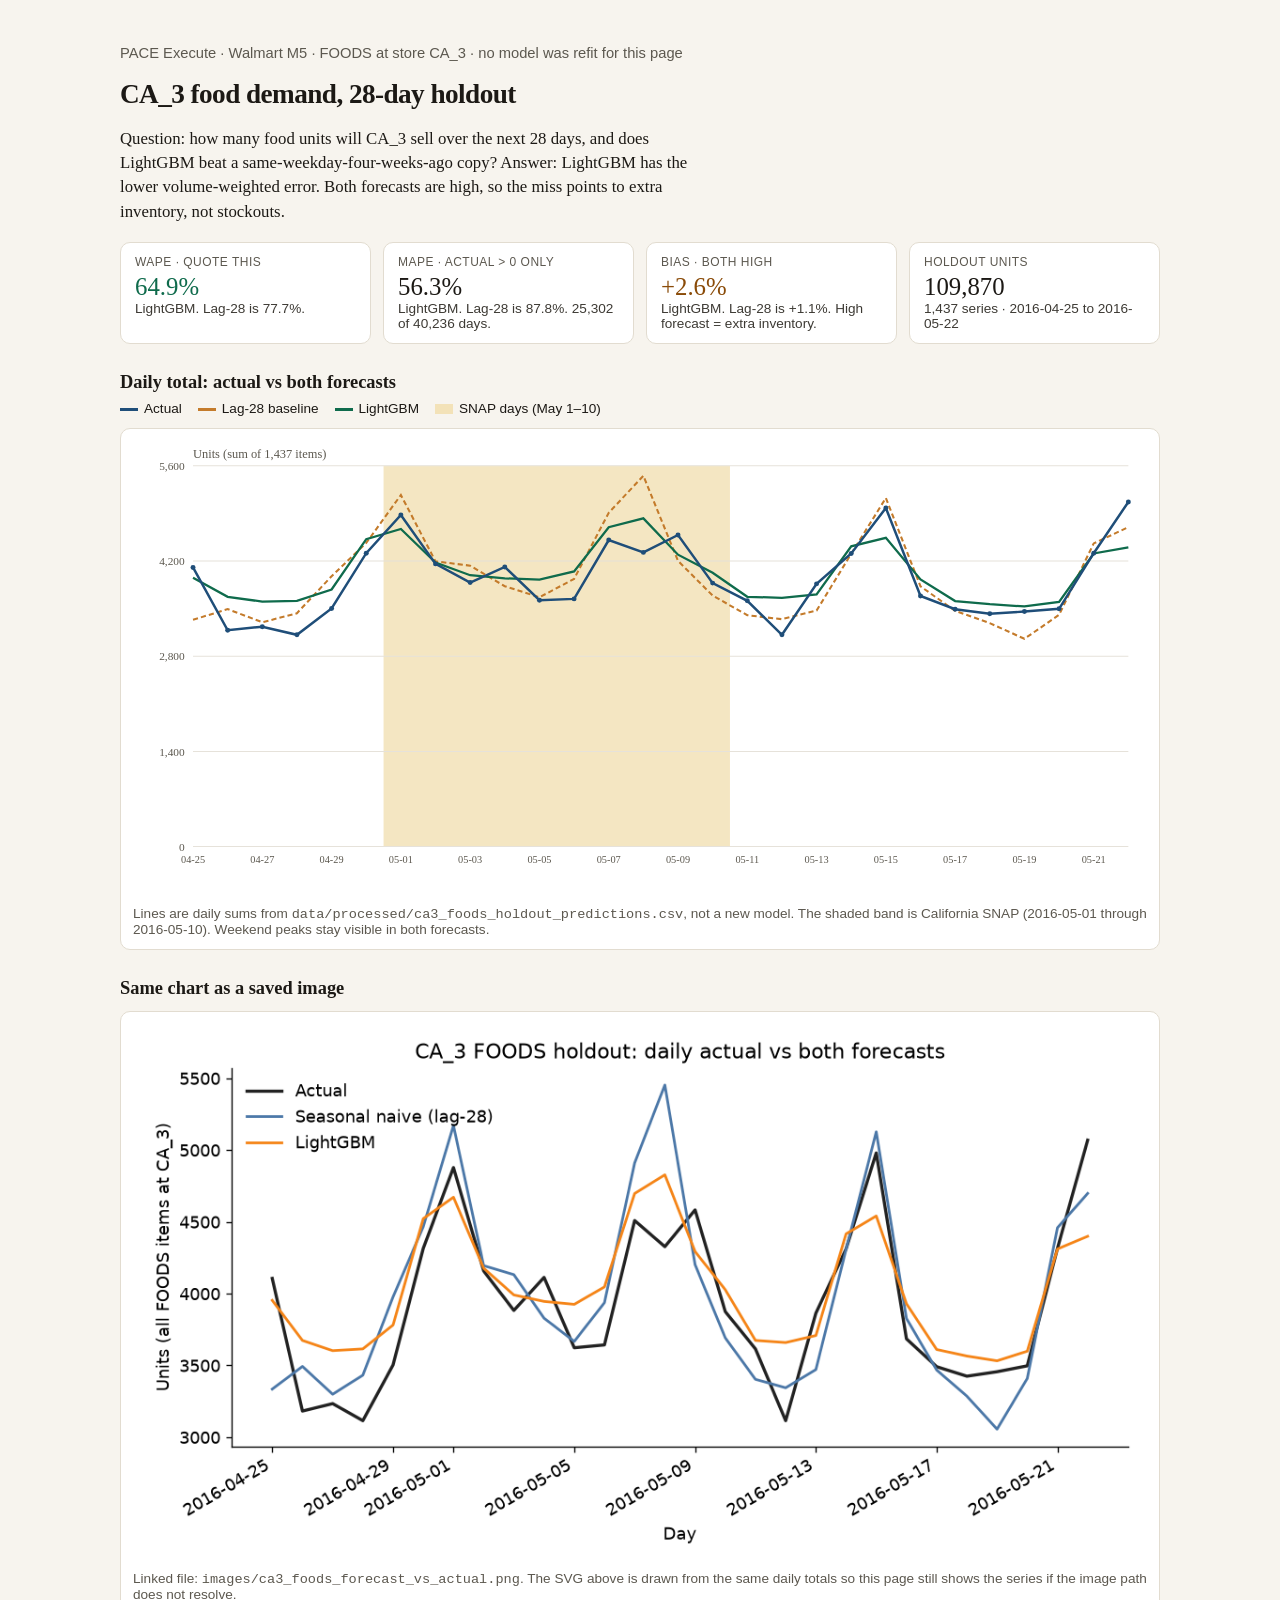
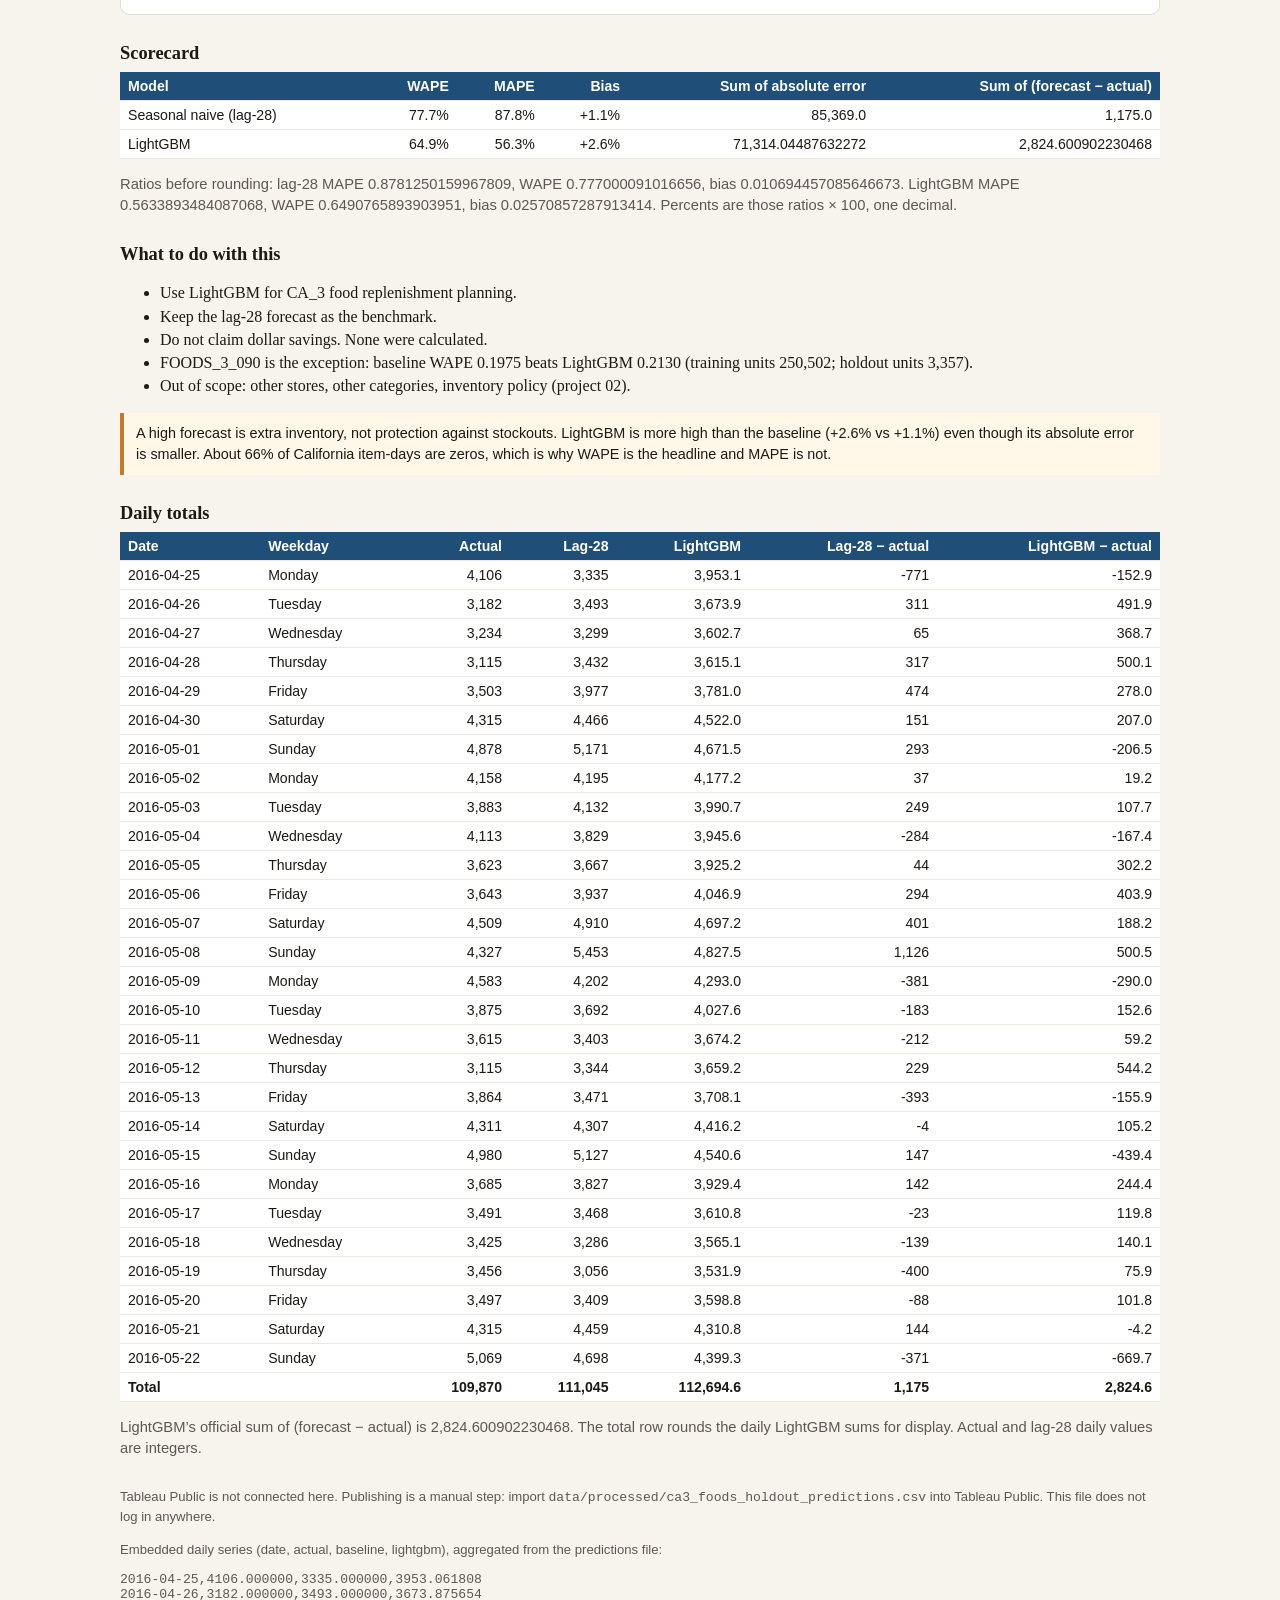
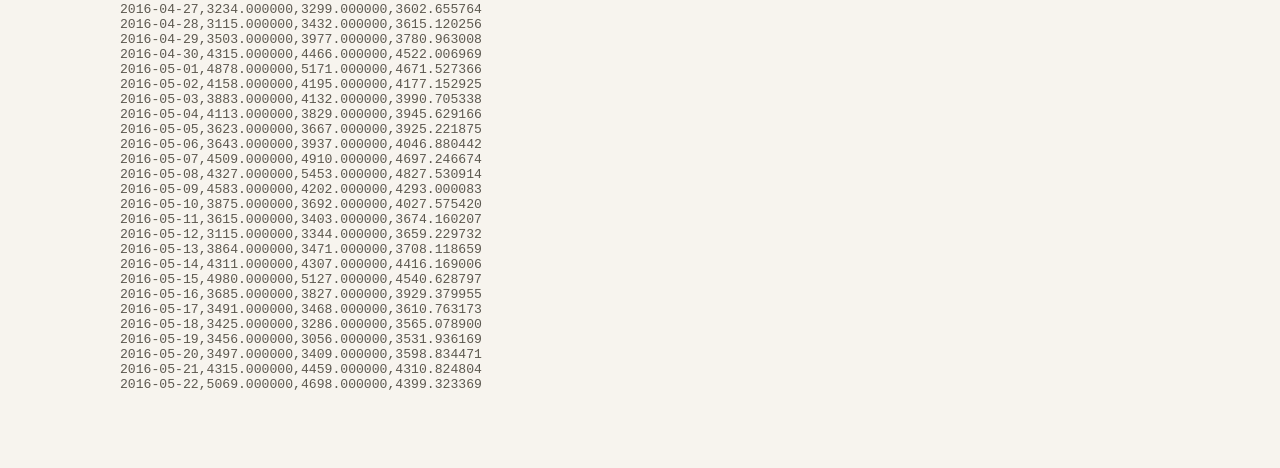
<file: 01-demand-forecasting/dashboards/ca3_foods_dashboard.html>
<!DOCTYPE html>
<html lang="en">
<head>
<meta charset="utf-8">
<meta name="viewport" content="width=device-width, initial-scale=1">
<title>CA_3 FOODS — 28-day forecast dashboard</title>
<style>
  :root { color-scheme: light; }
  body { margin: 0; font-family: Georgia, "Iowan Old Style", "Palatino Linotype", serif; background: #f7f4ee; color: #1c1915; }
  main { max-width: 1040px; margin: 0 auto; padding: 28px 20px 64px; }
  h1 { font-size: 1.7rem; font-weight: 600; margin: 0 0 6px; letter-spacing: -0.02em; }
  h2 { font-size: 1.15rem; font-weight: 600; margin: 28px 0 8px; }
  p, li { line-height: 1.45; }
  .lede { font-size: 1.05rem; max-width: 68ch; }
  .meta { color: #5c584f; font-family: "Segoe UI", sans-serif; font-size: 0.92rem; }
  .cards { display: grid; grid-template-columns: repeat(auto-fit, minmax(200px, 1fr)); gap: 12px; margin: 18px 0; }
  .card { background: #fff; border: 1px solid #e2dcd0; border-radius: 10px; padding: 12px 14px; }
  .card .k { font-family: "Segoe UI", sans-serif; font-size: 0.75rem; letter-spacing: 0.04em; text-transform: uppercase; color: #5c584f; }
  .card .v { font-size: 1.55rem; margin-top: 4px; }
  .card .s { font-family: "Segoe UI", sans-serif; font-size: 0.85rem; color: #3d3a34; }
  .win { color: #0f6b4c; }
  .high { color: #8a4b08; }
  figure { margin: 12px 0; background: #fff; border: 1px solid #e2dcd0; border-radius: 10px; padding: 12px; }
  figcaption { font-family: "Segoe UI", sans-serif; font-size: 0.85rem; color: #5c584f; margin-top: 6px; }
  .legend { font-family: "Segoe UI", sans-serif; font-size: 0.85rem; display: flex; gap: 16px; flex-wrap: wrap; margin: 0 0 8px; }
  .swatch { display: inline-block; width: 18px; height: 3px; margin-right: 6px; vertical-align: middle; }
  table { width: 100%; border-collapse: collapse; background: #fff; font-family: "Segoe UI", sans-serif; font-size: 0.88rem; }
  th, td { border-bottom: 1px solid #eee8de; padding: 6px 8px; text-align: left; }
  th { background: #1f4e79; color: #fff; font-weight: 600; }
  td.num, th.num { text-align: right; font-variant-numeric: tabular-nums; }
  .note { font-family: "Segoe UI", sans-serif; font-size: 0.9rem; background: #fff8e8; border-left: 4px solid #c47b2b; padding: 10px 12px; }
  img.chart { max-width: 100%; height: auto; display: block; }
  footer { margin-top: 28px; font-family: "Segoe UI", sans-serif; font-size: 0.82rem; color: #5c584f; }
</style>
</head>
<body>
<main>
  <p class="meta">PACE Execute · Walmart M5 · FOODS at store CA_3 · no model was refit for this page</p>
  <h1>CA_3 food demand, 28-day holdout</h1>
  <p class="lede">Question: how many food units will CA_3 sell over the next 28 days, and does LightGBM beat a same-weekday-four-weeks-ago copy? Answer: LightGBM has the lower volume-weighted error. Both forecasts are high, so the miss points to extra inventory, not stockouts.</p>

  <div class="cards">
    <div class="card">
      <div class="k">WAPE · quote this</div>
      <div class="v win">64.9%</div>
      <div class="s">LightGBM. Lag-28 is 77.7%.</div>
    </div>
    <div class="card">
      <div class="k">MAPE · actual &gt; 0 only</div>
      <div class="v">56.3%</div>
      <div class="s">LightGBM. Lag-28 is 87.8%. 25,302 of 40,236 days.</div>
    </div>
    <div class="card">
      <div class="k">Bias · both high</div>
      <div class="v high">+2.6%</div>
      <div class="s">LightGBM. Lag-28 is +1.1%. High forecast = extra inventory.</div>
    </div>
    <div class="card">
      <div class="k">Holdout units</div>
      <div class="v">109,870</div>
      <div class="s">1,437 series · 2016-04-25 to 2016-05-22</div>
    </div>
  </div>

  <h2>Daily total: actual vs both forecasts</h2>
  <div class="legend">
    <span><i class="swatch" style="background:#1f4e79"></i>Actual</span>
    <span><i class="swatch" style="background:#c47b2b"></i>Lag-28 baseline</span>
    <span><i class="swatch" style="background:#0f6b4c"></i>LightGBM</span>
    <span><i class="swatch" style="background:#f3e2b8; height:10px"></i>SNAP days (May 1–10)</span>
  </div>
  <figure>
    <svg viewBox="0 0 980 440" width="100%" role="img" aria-label="Daily CA_3 FOODS units, actual versus lag-28 and LightGBM, 28 holdout days">
      <rect x="0" y="0" width="980" height="440" fill="#ffffff"/>
      <rect x="242.15" y="24" width="334.81" height="368" fill="#f3e2b8" opacity="0.85"/>
      <line x1="58" y1="392.00" x2="962" y2="392.00" stroke="#e6e2da" stroke-width="1"/><text x="50" y="396.00" text-anchor="end" font-size="11" fill="#5c584f">0</text><line x1="58" y1="300.00" x2="962" y2="300.00" stroke="#e6e2da" stroke-width="1"/><text x="50" y="304.00" text-anchor="end" font-size="11" fill="#5c584f">1,400</text><line x1="58" y1="208.00" x2="962" y2="208.00" stroke="#e6e2da" stroke-width="1"/><text x="50" y="212.00" text-anchor="end" font-size="11" fill="#5c584f">2,800</text><line x1="58" y1="116.00" x2="962" y2="116.00" stroke="#e6e2da" stroke-width="1"/><text x="50" y="120.00" text-anchor="end" font-size="11" fill="#5c584f">4,200</text><line x1="58" y1="24.00" x2="962" y2="24.00" stroke="#e6e2da" stroke-width="1"/><text x="50" y="28.00" text-anchor="end" font-size="11" fill="#5c584f">5,600</text>
      <path d="M58.00,172.84 L91.48,162.46 L124.96,175.21 L158.44,166.47 L191.93,130.65 L225.41,98.52 L258.89,52.19 L292.37,116.33 L325.85,120.47 L359.33,140.38 L392.81,151.03 L426.30,133.28 L459.78,69.34 L493.26,33.66 L526.74,115.87 L560.22,149.38 L593.70,168.37 L627.19,172.25 L660.67,163.91 L694.15,108.97 L727.63,55.08 L761.11,140.51 L794.59,164.10 L828.07,176.06 L861.56,191.18 L895.04,167.98 L928.52,98.98 L962.00,83.27" fill="none" stroke="#c47b2b" stroke-width="2" stroke-dasharray="5 3"/>
      <path d="M58.00,132.23 L91.48,150.57 L124.96,155.25 L158.44,154.43 L191.93,143.54 L225.41,94.84 L258.89,85.01 L292.37,117.50 L325.85,129.75 L359.33,132.72 L392.81,134.06 L426.30,126.06 L459.78,83.32 L493.26,74.76 L526.74,109.89 L560.22,127.33 L593.70,150.56 L627.19,151.54 L660.67,148.32 L694.15,101.79 L727.63,93.62 L761.11,133.78 L794.59,154.72 L828.07,157.72 L861.56,159.90 L895.04,155.51 L928.52,108.72 L962.00,102.90" fill="none" stroke="#0f6b4c" stroke-width="2.2"/>
      <path d="M58.00,122.18 L91.48,182.90 L124.96,179.48 L158.44,187.30 L191.93,161.80 L225.41,108.44 L258.89,71.45 L292.37,118.76 L325.85,136.83 L359.33,121.72 L392.81,153.92 L426.30,152.60 L459.78,95.69 L493.26,107.65 L526.74,90.83 L560.22,137.36 L593.70,154.44 L627.19,187.30 L660.67,138.08 L694.15,108.71 L727.63,64.74 L761.11,149.84 L794.59,162.59 L828.07,166.93 L861.56,164.89 L895.04,162.20 L928.52,108.44 L962.00,58.89" fill="none" stroke="#1f4e79" stroke-width="2.4"/>
      <circle cx="58.00" cy="122.18" r="2.4" fill="#1f4e79"/><circle cx="91.48" cy="182.90" r="2.4" fill="#1f4e79"/><circle cx="124.96" cy="179.48" r="2.4" fill="#1f4e79"/><circle cx="158.44" cy="187.30" r="2.4" fill="#1f4e79"/><circle cx="191.93" cy="161.80" r="2.4" fill="#1f4e79"/><circle cx="225.41" cy="108.44" r="2.4" fill="#1f4e79"/><circle cx="258.89" cy="71.45" r="2.4" fill="#1f4e79"/><circle cx="292.37" cy="118.76" r="2.4" fill="#1f4e79"/><circle cx="325.85" cy="136.83" r="2.4" fill="#1f4e79"/><circle cx="359.33" cy="121.72" r="2.4" fill="#1f4e79"/><circle cx="392.81" cy="153.92" r="2.4" fill="#1f4e79"/><circle cx="426.30" cy="152.60" r="2.4" fill="#1f4e79"/><circle cx="459.78" cy="95.69" r="2.4" fill="#1f4e79"/><circle cx="493.26" cy="107.65" r="2.4" fill="#1f4e79"/><circle cx="526.74" cy="90.83" r="2.4" fill="#1f4e79"/><circle cx="560.22" cy="137.36" r="2.4" fill="#1f4e79"/><circle cx="593.70" cy="154.44" r="2.4" fill="#1f4e79"/><circle cx="627.19" cy="187.30" r="2.4" fill="#1f4e79"/><circle cx="660.67" cy="138.08" r="2.4" fill="#1f4e79"/><circle cx="694.15" cy="108.71" r="2.4" fill="#1f4e79"/><circle cx="727.63" cy="64.74" r="2.4" fill="#1f4e79"/><circle cx="761.11" cy="149.84" r="2.4" fill="#1f4e79"/><circle cx="794.59" cy="162.59" r="2.4" fill="#1f4e79"/><circle cx="828.07" cy="166.93" r="2.4" fill="#1f4e79"/><circle cx="861.56" cy="164.89" r="2.4" fill="#1f4e79"/><circle cx="895.04" cy="162.20" r="2.4" fill="#1f4e79"/><circle cx="928.52" cy="108.44" r="2.4" fill="#1f4e79"/><circle cx="962.00" cy="58.89" r="2.4" fill="#1f4e79"/>
      <text x="58.00" y="408" text-anchor="middle" font-size="10" fill="#5c584f">04-25</text><text x="124.96" y="408" text-anchor="middle" font-size="10" fill="#5c584f">04-27</text><text x="191.93" y="408" text-anchor="middle" font-size="10" fill="#5c584f">04-29</text><text x="258.89" y="408" text-anchor="middle" font-size="10" fill="#5c584f">05-01</text><text x="325.85" y="408" text-anchor="middle" font-size="10" fill="#5c584f">05-03</text><text x="392.81" y="408" text-anchor="middle" font-size="10" fill="#5c584f">05-05</text><text x="459.78" y="408" text-anchor="middle" font-size="10" fill="#5c584f">05-07</text><text x="526.74" y="408" text-anchor="middle" font-size="10" fill="#5c584f">05-09</text><text x="593.70" y="408" text-anchor="middle" font-size="10" fill="#5c584f">05-11</text><text x="660.67" y="408" text-anchor="middle" font-size="10" fill="#5c584f">05-13</text><text x="727.63" y="408" text-anchor="middle" font-size="10" fill="#5c584f">05-15</text><text x="794.59" y="408" text-anchor="middle" font-size="10" fill="#5c584f">05-17</text><text x="861.56" y="408" text-anchor="middle" font-size="10" fill="#5c584f">05-19</text><text x="928.52" y="408" text-anchor="middle" font-size="10" fill="#5c584f">05-21</text>
      <text x="58" y="16" font-size="12" fill="#5c584f">Units (sum of 1,437 items)</text>
    </svg>
    <figcaption>Lines are daily sums from <code>data/processed/ca3_foods_holdout_predictions.csv</code>, not a new model. The shaded band is California SNAP (2016-05-01 through 2016-05-10). Weekend peaks stay visible in both forecasts.</figcaption>
  </figure>

  <h2>Same chart as a saved image</h2>
  <figure>
    <img class="chart" src="../images/ca3_foods_forecast_vs_actual.png" alt="CA_3 FOODS daily actual versus lag-28 and LightGBM">
    <figcaption>Linked file: <code>images/ca3_foods_forecast_vs_actual.png</code>. The SVG above is drawn from the same daily totals so this page still shows the series if the image path does not resolve.</figcaption>
  </figure>

  <h2>Scorecard</h2>
  <table>
    <thead>
      <tr>
        <th>Model</th>
        <th class="num">WAPE</th>
        <th class="num">MAPE</th>
        <th class="num">Bias</th>
        <th class="num">Sum of absolute error</th>
        <th class="num">Sum of (forecast − actual)</th>
      </tr>
    </thead>
    <tbody>
      <tr>
        <td>Seasonal naive (lag-28)</td>
        <td class="num">77.7%</td>
        <td class="num">87.8%</td>
        <td class="num">+1.1%</td>
        <td class="num">85,369.0</td>
        <td class="num">1,175.0</td>
      </tr>
      <tr>
        <td>LightGBM</td>
        <td class="num">64.9%</td>
        <td class="num">56.3%</td>
        <td class="num">+2.6%</td>
        <td class="num">71,314.04487632272</td>
        <td class="num">2,824.600902230468</td>
      </tr>
    </tbody>
  </table>
  <p class="meta">Ratios before rounding: lag-28 MAPE 0.8781250159967809, WAPE 0.777000091016656, bias 0.010694457085646673. LightGBM MAPE 0.5633893484087068, WAPE 0.6490765893903951, bias 0.02570857287913414. Percents are those ratios × 100, one decimal.</p>

  <h2>What to do with this</h2>
  <ul>
    <li>Use LightGBM for CA_3 food replenishment planning.</li>
    <li>Keep the lag-28 forecast as the benchmark.</li>
    <li>Do not claim dollar savings. None were calculated.</li>
    <li>FOODS_3_090 is the exception: baseline WAPE 0.1975 beats LightGBM 0.2130 (training units 250,502; holdout units 3,357).</li>
    <li>Out of scope: other stores, other categories, inventory policy (project 02).</li>
  </ul>
  <p class="note">A high forecast is extra inventory, not protection against stockouts. LightGBM is more high than the baseline (+2.6% vs +1.1%) even though its absolute error is smaller. About 66% of California item-days are zeros, which is why WAPE is the headline and MAPE is not.</p>

  <h2>Daily totals</h2>
  <table>
    <thead>
      <tr>
        <th>Date</th><th>Weekday</th>
        <th class="num">Actual</th>
        <th class="num">Lag-28</th>
        <th class="num">LightGBM</th>
        <th class="num">Lag-28 − actual</th>
        <th class="num">LightGBM − actual</th>
      </tr>
    </thead>
    <tbody>
      <tr><td>2016-04-25</td><td>Monday</td><td class='num'>4,106</td><td class='num'>3,335</td><td class='num'>3,953.1</td><td class='num'>-771</td><td class='num'>-152.9</td></tr><tr><td>2016-04-26</td><td>Tuesday</td><td class='num'>3,182</td><td class='num'>3,493</td><td class='num'>3,673.9</td><td class='num'>311</td><td class='num'>491.9</td></tr><tr><td>2016-04-27</td><td>Wednesday</td><td class='num'>3,234</td><td class='num'>3,299</td><td class='num'>3,602.7</td><td class='num'>65</td><td class='num'>368.7</td></tr><tr><td>2016-04-28</td><td>Thursday</td><td class='num'>3,115</td><td class='num'>3,432</td><td class='num'>3,615.1</td><td class='num'>317</td><td class='num'>500.1</td></tr><tr><td>2016-04-29</td><td>Friday</td><td class='num'>3,503</td><td class='num'>3,977</td><td class='num'>3,781.0</td><td class='num'>474</td><td class='num'>278.0</td></tr><tr><td>2016-04-30</td><td>Saturday</td><td class='num'>4,315</td><td class='num'>4,466</td><td class='num'>4,522.0</td><td class='num'>151</td><td class='num'>207.0</td></tr><tr><td>2016-05-01</td><td>Sunday</td><td class='num'>4,878</td><td class='num'>5,171</td><td class='num'>4,671.5</td><td class='num'>293</td><td class='num'>-206.5</td></tr><tr><td>2016-05-02</td><td>Monday</td><td class='num'>4,158</td><td class='num'>4,195</td><td class='num'>4,177.2</td><td class='num'>37</td><td class='num'>19.2</td></tr><tr><td>2016-05-03</td><td>Tuesday</td><td class='num'>3,883</td><td class='num'>4,132</td><td class='num'>3,990.7</td><td class='num'>249</td><td class='num'>107.7</td></tr><tr><td>2016-05-04</td><td>Wednesday</td><td class='num'>4,113</td><td class='num'>3,829</td><td class='num'>3,945.6</td><td class='num'>-284</td><td class='num'>-167.4</td></tr><tr><td>2016-05-05</td><td>Thursday</td><td class='num'>3,623</td><td class='num'>3,667</td><td class='num'>3,925.2</td><td class='num'>44</td><td class='num'>302.2</td></tr><tr><td>2016-05-06</td><td>Friday</td><td class='num'>3,643</td><td class='num'>3,937</td><td class='num'>4,046.9</td><td class='num'>294</td><td class='num'>403.9</td></tr><tr><td>2016-05-07</td><td>Saturday</td><td class='num'>4,509</td><td class='num'>4,910</td><td class='num'>4,697.2</td><td class='num'>401</td><td class='num'>188.2</td></tr><tr><td>2016-05-08</td><td>Sunday</td><td class='num'>4,327</td><td class='num'>5,453</td><td class='num'>4,827.5</td><td class='num'>1,126</td><td class='num'>500.5</td></tr><tr><td>2016-05-09</td><td>Monday</td><td class='num'>4,583</td><td class='num'>4,202</td><td class='num'>4,293.0</td><td class='num'>-381</td><td class='num'>-290.0</td></tr><tr><td>2016-05-10</td><td>Tuesday</td><td class='num'>3,875</td><td class='num'>3,692</td><td class='num'>4,027.6</td><td class='num'>-183</td><td class='num'>152.6</td></tr><tr><td>2016-05-11</td><td>Wednesday</td><td class='num'>3,615</td><td class='num'>3,403</td><td class='num'>3,674.2</td><td class='num'>-212</td><td class='num'>59.2</td></tr><tr><td>2016-05-12</td><td>Thursday</td><td class='num'>3,115</td><td class='num'>3,344</td><td class='num'>3,659.2</td><td class='num'>229</td><td class='num'>544.2</td></tr><tr><td>2016-05-13</td><td>Friday</td><td class='num'>3,864</td><td class='num'>3,471</td><td class='num'>3,708.1</td><td class='num'>-393</td><td class='num'>-155.9</td></tr><tr><td>2016-05-14</td><td>Saturday</td><td class='num'>4,311</td><td class='num'>4,307</td><td class='num'>4,416.2</td><td class='num'>-4</td><td class='num'>105.2</td></tr><tr><td>2016-05-15</td><td>Sunday</td><td class='num'>4,980</td><td class='num'>5,127</td><td class='num'>4,540.6</td><td class='num'>147</td><td class='num'>-439.4</td></tr><tr><td>2016-05-16</td><td>Monday</td><td class='num'>3,685</td><td class='num'>3,827</td><td class='num'>3,929.4</td><td class='num'>142</td><td class='num'>244.4</td></tr><tr><td>2016-05-17</td><td>Tuesday</td><td class='num'>3,491</td><td class='num'>3,468</td><td class='num'>3,610.8</td><td class='num'>-23</td><td class='num'>119.8</td></tr><tr><td>2016-05-18</td><td>Wednesday</td><td class='num'>3,425</td><td class='num'>3,286</td><td class='num'>3,565.1</td><td class='num'>-139</td><td class='num'>140.1</td></tr><tr><td>2016-05-19</td><td>Thursday</td><td class='num'>3,456</td><td class='num'>3,056</td><td class='num'>3,531.9</td><td class='num'>-400</td><td class='num'>75.9</td></tr><tr><td>2016-05-20</td><td>Friday</td><td class='num'>3,497</td><td class='num'>3,409</td><td class='num'>3,598.8</td><td class='num'>-88</td><td class='num'>101.8</td></tr><tr><td>2016-05-21</td><td>Saturday</td><td class='num'>4,315</td><td class='num'>4,459</td><td class='num'>4,310.8</td><td class='num'>144</td><td class='num'>-4.2</td></tr><tr><td>2016-05-22</td><td>Sunday</td><td class='num'>5,069</td><td class='num'>4,698</td><td class='num'>4,399.3</td><td class='num'>-371</td><td class='num'>-669.7</td></tr>
      <tr>
        <td colspan="2"><strong>Total</strong></td>
        <td class="num"><strong>109,870</strong></td>
        <td class="num"><strong>111,045</strong></td>
        <td class="num"><strong>112,694.6</strong></td>
        <td class="num"><strong>1,175</strong></td>
        <td class="num"><strong>2,824.6</strong></td>
      </tr>
    </tbody>
  </table>
  <p class="meta">LightGBM’s official sum of (forecast − actual) is 2,824.600902230468. The total row rounds the daily LightGBM sums for display. Actual and lag-28 daily values are integers.</p>

  <footer>
    <p>Tableau Public is not connected here. Publishing is a manual step: import <code>data/processed/ca3_foods_holdout_predictions.csv</code> into Tableau Public. This file does not log in anywhere.</p>
    <p>Embedded daily series (date, actual, baseline, lightgbm), aggregated from the predictions file:</p>
    <pre id="series">2016-04-25,4106.000000,3335.000000,3953.061808
2016-04-26,3182.000000,3493.000000,3673.875654
2016-04-27,3234.000000,3299.000000,3602.655764
2016-04-28,3115.000000,3432.000000,3615.120256
2016-04-29,3503.000000,3977.000000,3780.963008
2016-04-30,4315.000000,4466.000000,4522.006969
2016-05-01,4878.000000,5171.000000,4671.527366
2016-05-02,4158.000000,4195.000000,4177.152925
2016-05-03,3883.000000,4132.000000,3990.705338
2016-05-04,4113.000000,3829.000000,3945.629166
2016-05-05,3623.000000,3667.000000,3925.221875
2016-05-06,3643.000000,3937.000000,4046.880442
2016-05-07,4509.000000,4910.000000,4697.246674
2016-05-08,4327.000000,5453.000000,4827.530914
2016-05-09,4583.000000,4202.000000,4293.000083
2016-05-10,3875.000000,3692.000000,4027.575420
2016-05-11,3615.000000,3403.000000,3674.160207
2016-05-12,3115.000000,3344.000000,3659.229732
2016-05-13,3864.000000,3471.000000,3708.118659
2016-05-14,4311.000000,4307.000000,4416.169006
2016-05-15,4980.000000,5127.000000,4540.628797
2016-05-16,3685.000000,3827.000000,3929.379955
2016-05-17,3491.000000,3468.000000,3610.763173
2016-05-18,3425.000000,3286.000000,3565.078900
2016-05-19,3456.000000,3056.000000,3531.936169
2016-05-20,3497.000000,3409.000000,3598.834471
2016-05-21,4315.000000,4459.000000,4310.824804
2016-05-22,5069.000000,4698.000000,4399.323369</pre>
  </footer>
</main>
<script>
  // Confirms the embedded series has 28 days and the actual total is 109870.
  const lines = document.getElementById("series").textContent.trim().split(/\n/);
  let actual = 0;
  for (const line of lines) {
    const parts = line.split(",");
    actual += Number(parts[1]);
  }
  if (lines.length !== 28 || Math.round(actual) !== 109870) {
    document.body.insertAdjacentHTML("afterbegin", "<p style='background:#f8d0d0;padding:8px'>Embedded series failed a total check.</p>");
  }
</script>
</body>
</html>
</file>
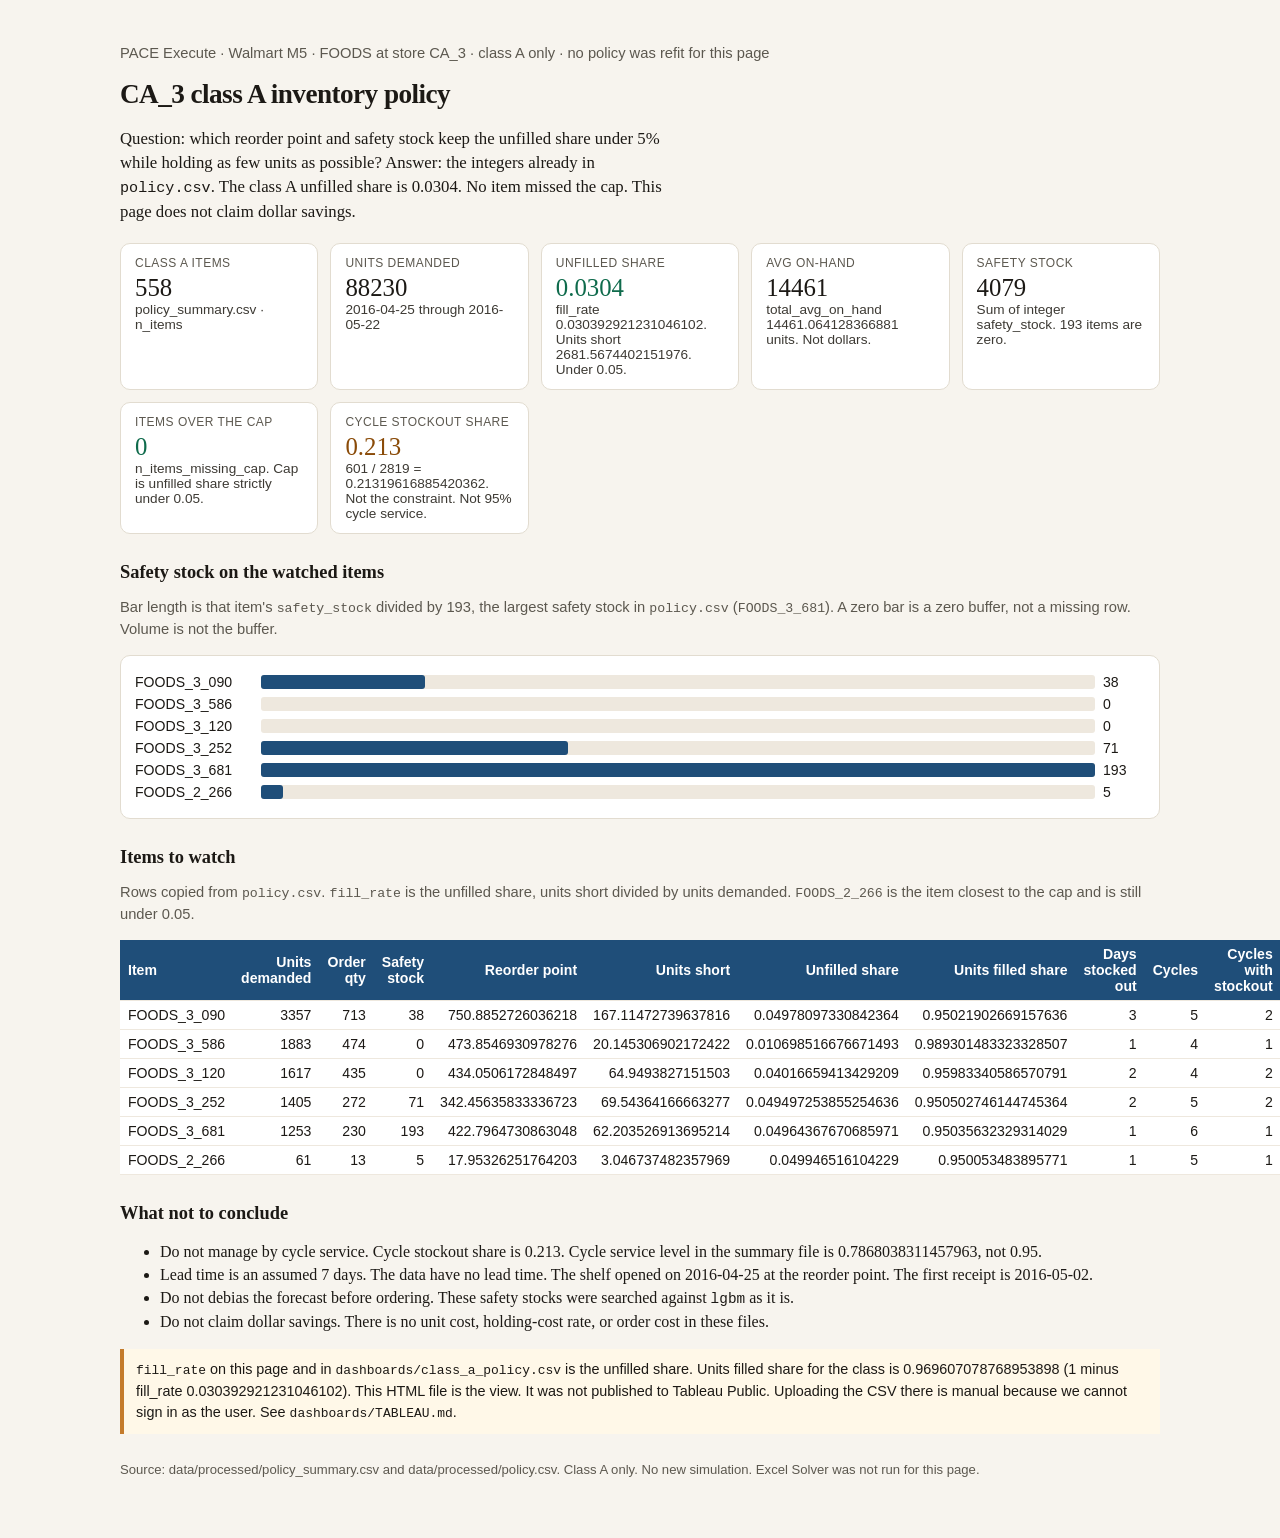
<file: 02-inventory-optimization/dashboards/class_a_policy_dashboard.html>
<!DOCTYPE html>
<html lang="en">
<head>
<meta charset="utf-8">
<meta name="viewport" content="width=device-width, initial-scale=1">
<title>CA_3 FOODS — class A inventory policy</title>
<style>
  :root { color-scheme: light; }
  body { margin: 0; font-family: Georgia, "Iowan Old Style", "Palatino Linotype", serif; background: #f7f4ee; color: #1c1915; }
  main { max-width: 1040px; margin: 0 auto; padding: 28px 20px 64px; }
  h1 { font-size: 1.7rem; font-weight: 600; margin: 0 0 6px; letter-spacing: -0.02em; }
  h2 { font-size: 1.15rem; font-weight: 600; margin: 28px 0 8px; }
  p, li { line-height: 1.45; }
  .lede { font-size: 1.05rem; max-width: 68ch; }
  .meta { color: #5c584f; font-family: "Segoe UI", sans-serif; font-size: 0.92rem; }
  .cards { display: grid; grid-template-columns: repeat(auto-fit, minmax(180px, 1fr)); gap: 12px; margin: 18px 0; }
  .card { background: #fff; border: 1px solid #e2dcd0; border-radius: 10px; padding: 12px 14px; }
  .card .k { font-family: "Segoe UI", sans-serif; font-size: 0.75rem; letter-spacing: 0.04em; text-transform: uppercase; color: #5c584f; }
  .card .v { font-size: 1.55rem; margin-top: 4px; }
  .card .s { font-family: "Segoe UI", sans-serif; font-size: 0.85rem; color: #3d3a34; }
  .win { color: #0f6b4c; }
  .high { color: #8a4b08; }
  table { width: 100%; border-collapse: collapse; background: #fff; font-family: "Segoe UI", sans-serif; font-size: 0.88rem; }
  th, td { border-bottom: 1px solid #eee8de; padding: 6px 8px; text-align: left; }
  th { background: #1f4e79; color: #fff; font-weight: 600; }
  td.num, th.num { text-align: right; font-variant-numeric: tabular-nums; }
  .note { font-family: "Segoe UI", sans-serif; font-size: 0.9rem; background: #fff8e8; border-left: 4px solid #c47b2b; padding: 10px 12px; }
  .bars { background: #fff; border: 1px solid #e2dcd0; border-radius: 10px; padding: 12px 14px; font-family: "Segoe UI", sans-serif; font-size: 0.88rem; }
  .row { display: grid; grid-template-columns: 118px 1fr 42px; gap: 8px; align-items: center; margin: 6px 0; }
  .track { background: #eee8de; height: 14px; border-radius: 3px; }
  .bar { background: #1f4e79; height: 14px; border-radius: 3px; }
  .bar.zero { background: transparent; }
  footer { margin-top: 28px; font-family: "Segoe UI", sans-serif; font-size: 0.82rem; color: #5c584f; }
  code { font-family: ui-monospace, monospace; font-size: 0.9em; }
</style>
</head>
<body>
<main>
  <p class="meta">PACE Execute · Walmart M5 · FOODS at store CA_3 · class A only · no policy was refit for this page</p>
  <h1>CA_3 class A inventory policy</h1>
  <p class="lede">Question: which reorder point and safety stock keep the unfilled share under 5% while holding as few units as possible? Answer: the integers already in <code>policy.csv</code>. The class A unfilled share is 0.0304. No item missed the cap. This page does not claim dollar savings.</p>

  <div class="cards">
    <div class="card">
      <div class="k">Class A items</div>
      <div class="v">558</div>
      <div class="s">policy_summary.csv · n_items</div>
    </div>
    <div class="card">
      <div class="k">Units demanded</div>
      <div class="v">88230</div>
      <div class="s">2016-04-25 through 2016-05-22</div>
    </div>
    <div class="card">
      <div class="k">Unfilled share</div>
      <div class="v win">0.0304</div>
      <div class="s">fill_rate 0.030392921231046102. Units short 2681.5674402151976. Under 0.05.</div>
    </div>
    <div class="card">
      <div class="k">Avg on-hand</div>
      <div class="v">14461</div>
      <div class="s">total_avg_on_hand 14461.064128366881 units. Not dollars.</div>
    </div>
    <div class="card">
      <div class="k">Safety stock</div>
      <div class="v">4079</div>
      <div class="s">Sum of integer safety_stock. 193 items are zero.</div>
    </div>
    <div class="card">
      <div class="k">Items over the cap</div>
      <div class="v win">0</div>
      <div class="s">n_items_missing_cap. Cap is unfilled share strictly under 0.05.</div>
    </div>
    <div class="card">
      <div class="k">Cycle stockout share</div>
      <div class="v high">0.213</div>
      <div class="s">601 / 2819 = 0.21319616885420362. Not the constraint. Not 95% cycle service.</div>
    </div>
  </div>

  <h2>Safety stock on the watched items</h2>
  <p class="meta">Bar length is that item's <code>safety_stock</code> divided by 193, the largest safety stock in <code>policy.csv</code> (<code>FOODS_3_681</code>). A zero bar is a zero buffer, not a missing row. Volume is not the buffer.</p>
  <div class="bars" role="img" aria-label="Safety stock bars for six class A items. FOODS_3_681 is 193, FOODS_3_252 is 71, FOODS_3_090 is 38, FOODS_2_266 is 5, FOODS_3_586 and FOODS_3_120 are 0.">
    <div class="row"><span>FOODS_3_090</span><div class="track"><div class="bar" style="width:calc(38 / 193 * 100%)"></div></div><span>38</span></div>
    <div class="row"><span>FOODS_3_586</span><div class="track"><div class="bar zero" style="width:0%"></div></div><span>0</span></div>
    <div class="row"><span>FOODS_3_120</span><div class="track"><div class="bar zero" style="width:0%"></div></div><span>0</span></div>
    <div class="row"><span>FOODS_3_252</span><div class="track"><div class="bar" style="width:calc(71 / 193 * 100%)"></div></div><span>71</span></div>
    <div class="row"><span>FOODS_3_681</span><div class="track"><div class="bar" style="width:100%"></div></div><span>193</span></div>
    <div class="row"><span>FOODS_2_266</span><div class="track"><div class="bar" style="width:calc(5 / 193 * 100%)"></div></div><span>5</span></div>
  </div>

  <h2>Items to watch</h2>
  <p class="meta">Rows copied from <code>policy.csv</code>. <code>fill_rate</code> is the unfilled share, units short divided by units demanded. <code>FOODS_2_266</code> is the item closest to the cap and is still under 0.05.</p>
  <table>
    <thead>
      <tr>
        <th>Item</th>
        <th class="num">Units demanded</th>
        <th class="num">Order qty</th>
        <th class="num">Safety stock</th>
        <th class="num">Reorder point</th>
        <th class="num">Units short</th>
        <th class="num">Unfilled share</th>
        <th class="num">Units filled share</th>
        <th class="num">Days stocked out</th>
        <th class="num">Cycles</th>
        <th class="num">Cycles with stockout</th>
        <th class="num">Avg on-hand</th>
      </tr>
    </thead>
    <tbody>
      <tr>
        <td>FOODS_3_090</td>
        <td class="num">3357</td>
        <td class="num">713</td>
        <td class="num">38</td>
        <td class="num">750.8852726036218</td>
        <td class="num">167.11472739637816</td>
        <td class="num">0.04978097330842364</td>
        <td class="num">0.95021902669157636</td>
        <td class="num">3</td>
        <td class="num">5</td>
        <td class="num">2</td>
        <td class="num">345.9080843935039</td>
      </tr>
      <tr>
        <td>FOODS_3_586</td>
        <td class="num">1883</td>
        <td class="num">474</td>
        <td class="num">0</td>
        <td class="num">473.8546930978276</td>
        <td class="num">20.145306902172422</td>
        <td class="num">0.010698516676671493</td>
        <td class="num">0.989301483323328507</td>
        <td class="num">1</td>
        <td class="num">4</td>
        <td class="num">1</td>
        <td class="num">242.2902913781059</td>
      </tr>
      <tr>
        <td>FOODS_3_120</td>
        <td class="num">1617</td>
        <td class="num">435</td>
        <td class="num">0</td>
        <td class="num">434.0506172848497</td>
        <td class="num">64.9493827151503</td>
        <td class="num">0.04016659413429209</td>
        <td class="num">0.95983340586570791</td>
        <td class="num">2</td>
        <td class="num">4</td>
        <td class="num">2</td>
        <td class="num">222.0822751324678</td>
      </tr>
      <tr>
        <td>FOODS_3_252</td>
        <td class="num">1405</td>
        <td class="num">272</td>
        <td class="num">71</td>
        <td class="num">342.45635833336723</td>
        <td class="num">69.54364166663277</td>
        <td class="num">0.049497253855254636</td>
        <td class="num">0.950502746144745364</td>
        <td class="num">2</td>
        <td class="num">5</td>
        <td class="num">2</td>
        <td class="num">141.59779107143584</td>
      </tr>
      <tr>
        <td>FOODS_3_681</td>
        <td class="num">1253</td>
        <td class="num">230</td>
        <td class="num">193</td>
        <td class="num">422.7964730863048</td>
        <td class="num">62.203526913695214</td>
        <td class="num">0.04964367670685971</td>
        <td class="num">0.95035632329314029</td>
        <td class="num">1</td>
        <td class="num">6</td>
        <td class="num">1</td>
        <td class="num">259.0610107229974</td>
      </tr>
      <tr>
        <td>FOODS_2_266</td>
        <td class="num">61</td>
        <td class="num">13</td>
        <td class="num">5</td>
        <td class="num">17.95326251764203</td>
        <td class="num">3.046737482357969</td>
        <td class="num">0.049946516104229</td>
        <td class="num">0.950053483895771</td>
        <td class="num">1</td>
        <td class="num">5</td>
        <td class="num">1</td>
        <td class="num">10.2656839361323</td>
      </tr>
    </tbody>
  </table>

  <h2>What not to conclude</h2>
  <ul>
    <li>Do not manage by cycle service. Cycle stockout share is 0.213. Cycle service level in the summary file is 0.7868038311457963, not 0.95.</li>
    <li>Lead time is an assumed 7 days. The data have no lead time. The shelf opened on 2016-04-25 at the reorder point. The first receipt is 2016-05-02.</li>
    <li>Do not debias the forecast before ordering. These safety stocks were searched against <code>lgbm</code> as it is.</li>
    <li>Do not claim dollar savings. There is no unit cost, holding-cost rate, or order cost in these files.</li>
  </ul>
  <p class="note"><code>fill_rate</code> on this page and in <code>dashboards/class_a_policy.csv</code> is the unfilled share. Units filled share for the class is 0.969607078768953898 (1 minus fill_rate 0.030392921231046102). This HTML file is the view. It was not published to Tableau Public. Uploading the CSV there is manual because we cannot sign in as the user. See <code>dashboards/TABLEAU.md</code>.</p>

  <footer>Source: data/processed/policy_summary.csv and data/processed/policy.csv. Class A only. No new simulation. Excel Solver was not run for this page.</footer>
</main>
</body>
</html>
</file>
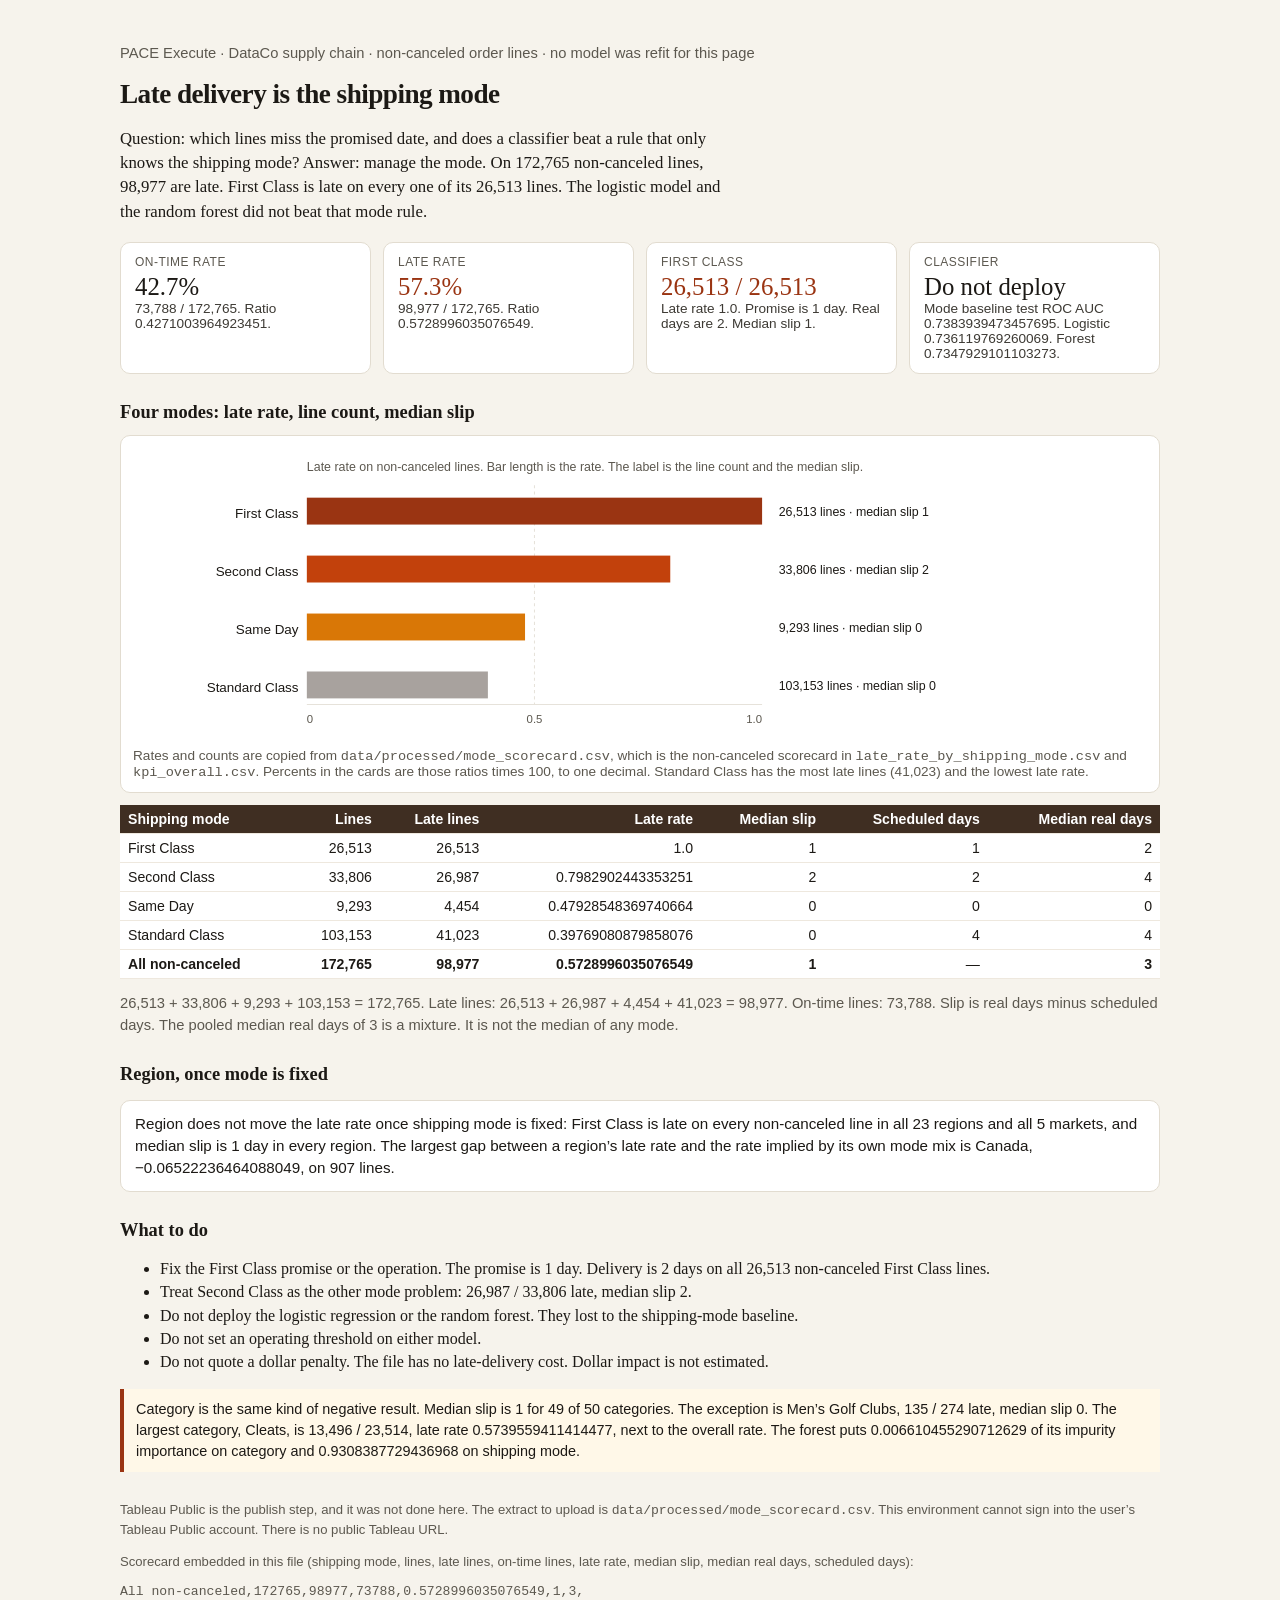
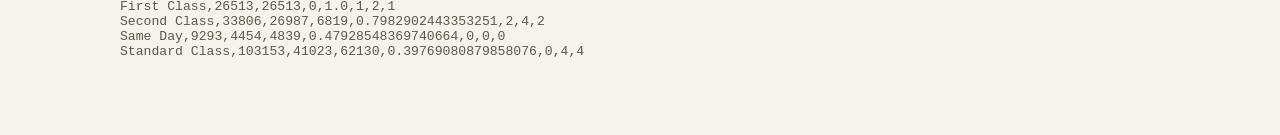
<file: 03-late-delivery-risk/dashboards/late_delivery_dashboard.html>
<!DOCTYPE html>
<html lang="en">
<head>
<meta charset="utf-8">
<meta name="viewport" content="width=device-width, initial-scale=1">
<title>Late delivery by shipping mode — DataCo</title>
<style>
  :root { color-scheme: light; }
  body { margin: 0; font-family: Georgia, "Iowan Old Style", "Palatino Linotype", serif; background: #f6f3ec; color: #1c1915; }
  main { max-width: 1040px; margin: 0 auto; padding: 28px 20px 64px; }
  h1 { font-size: 1.7rem; font-weight: 600; margin: 0 0 6px; letter-spacing: -0.02em; }
  h2 { font-size: 1.15rem; font-weight: 600; margin: 28px 0 8px; }
  p, li { line-height: 1.45; }
  .lede { font-size: 1.05rem; max-width: 72ch; }
  .meta { color: #5c584f; font-family: "Segoe UI", sans-serif; font-size: 0.92rem; }
  .cards { display: grid; grid-template-columns: repeat(auto-fit, minmax(210px, 1fr)); gap: 12px; margin: 18px 0; }
  .card { background: #fff; border: 1px solid #e2dcd0; border-radius: 10px; padding: 12px 14px; }
  .card .k { font-family: "Segoe UI", sans-serif; font-size: 0.75rem; letter-spacing: 0.04em; text-transform: uppercase; color: #5c584f; }
  .card .v { font-size: 1.55rem; margin-top: 4px; }
  .card .s { font-family: "Segoe UI", sans-serif; font-size: 0.85rem; color: #3d3a34; }
  .late { color: #9a3412; }
  figure { margin: 12px 0; background: #fff; border: 1px solid #e2dcd0; border-radius: 10px; padding: 12px; }
  figcaption { font-family: "Segoe UI", sans-serif; font-size: 0.85rem; color: #5c584f; margin-top: 6px; }
  table { width: 100%; border-collapse: collapse; background: #fff; font-family: "Segoe UI", sans-serif; font-size: 0.88rem; }
  th, td { border-bottom: 1px solid #eee8de; padding: 6px 8px; text-align: left; }
  th { background: #3f2e22; color: #fff; font-weight: 600; }
  td.num, th.num { text-align: right; font-variant-numeric: tabular-nums; }
  .note { font-family: "Segoe UI", sans-serif; font-size: 0.9rem; background: #fff8e8; border-left: 4px solid #9a3412; padding: 10px 12px; }
  .region { font-family: "Segoe UI", sans-serif; font-size: 0.95rem; background: #fff; border: 1px solid #e2dcd0; border-radius: 10px; padding: 12px 14px; }
  footer { margin-top: 28px; font-family: "Segoe UI", sans-serif; font-size: 0.82rem; color: #5c584f; }
</style>
</head>
<body>
<main>
  <p class="meta">PACE Execute · DataCo supply chain · non-canceled order lines · no model was refit for this page</p>
  <h1>Late delivery is the shipping mode</h1>
  <p class="lede">Question: which lines miss the promised date, and does a classifier beat a rule that only knows the shipping mode? Answer: manage the mode. On 172,765 non-canceled lines, 98,977 are late. First Class is late on every one of its 26,513 lines. The logistic model and the random forest did not beat that mode rule.</p>

  <div class="cards">
    <div class="card">
      <div class="k">On-time rate</div>
      <div class="v">42.7%</div>
      <div class="s">73,788 / 172,765. Ratio 0.4271003964923451.</div>
    </div>
    <div class="card">
      <div class="k">Late rate</div>
      <div class="v late">57.3%</div>
      <div class="s">98,977 / 172,765. Ratio 0.5728996035076549.</div>
    </div>
    <div class="card">
      <div class="k">First Class</div>
      <div class="v late">26,513 / 26,513</div>
      <div class="s">Late rate 1.0. Promise is 1 day. Real days are 2. Median slip 1.</div>
    </div>
    <div class="card">
      <div class="k">Classifier</div>
      <div class="v">Do not deploy</div>
      <div class="s">Mode baseline test ROC AUC 0.7383939473457695. Logistic 0.736119769260069. Forest 0.7347929101103273.</div>
    </div>
  </div>

  <h2>Four modes: late rate, line count, median slip</h2>
  <figure>
    <svg viewBox="0 0 980 280" width="100%" role="img" aria-label="Late rate by shipping mode. First Class 100 percent of 26513 lines, Second Class 79.8 percent of 33806, Same Day 47.9 percent of 9293, Standard Class 39.8 percent of 103153.">
      <rect x="0" y="0" width="980" height="280" fill="#ffffff"/>
      <text x="168" y="22" font-size="12" fill="#5c584f" font-family="Segoe UI, sans-serif">Late rate on non-canceled lines. Bar length is the rate. The label is the line count and the median slip.</text>
      <line x1="168" y1="248" x2="608" y2="248" stroke="#e6e2da"/>
      <text x="168" y="266" font-size="11" fill="#5c584f" font-family="Segoe UI, sans-serif">0</text>
      <text x="388" y="266" font-size="11" fill="#5c584f" text-anchor="middle" font-family="Segoe UI, sans-serif">0.5</text>
      <text x="608" y="266" font-size="11" fill="#5c584f" text-anchor="end" font-family="Segoe UI, sans-serif">1.0</text>
      <line x1="388" y1="36" x2="388" y2="248" stroke="#e6e2da" stroke-dasharray="3 3"/>

      <text x="160" y="68" text-anchor="end" font-size="13" fill="#1c1915" font-family="Segoe UI, sans-serif">First Class</text>
      <rect x="168" y="48" width="440" height="26" fill="#9a3412"/>
      <text x="624" y="66" font-size="12" fill="#1c1915" font-family="Segoe UI, sans-serif">26,513 lines · median slip 1</text>

      <text x="160" y="124" text-anchor="end" font-size="13" fill="#1c1915" font-family="Segoe UI, sans-serif">Second Class</text>
      <rect x="168" y="104" width="351.25" height="26" fill="#c2410c"/>
      <text x="624" y="122" font-size="12" fill="#1c1915" font-family="Segoe UI, sans-serif">33,806 lines · median slip 2</text>

      <text x="160" y="180" text-anchor="end" font-size="13" fill="#1c1915" font-family="Segoe UI, sans-serif">Same Day</text>
      <rect x="168" y="160" width="210.89" height="26" fill="#d97706"/>
      <text x="624" y="178" font-size="12" fill="#1c1915" font-family="Segoe UI, sans-serif">9,293 lines · median slip 0</text>

      <text x="160" y="236" text-anchor="end" font-size="13" fill="#1c1915" font-family="Segoe UI, sans-serif">Standard Class</text>
      <rect x="168" y="216" width="174.98" height="26" fill="#a8a29e"/>
      <text x="624" y="234" font-size="12" fill="#1c1915" font-family="Segoe UI, sans-serif">103,153 lines · median slip 0</text>
    </svg>
    <figcaption>Rates and counts are copied from <code>data/processed/mode_scorecard.csv</code>, which is the non-canceled scorecard in <code>late_rate_by_shipping_mode.csv</code> and <code>kpi_overall.csv</code>. Percents in the cards are those ratios times 100, to one decimal. Standard Class has the most late lines (41,023) and the lowest late rate.</figcaption>
  </figure>

  <table>
    <thead>
      <tr>
        <th>Shipping mode</th>
        <th class="num">Lines</th>
        <th class="num">Late lines</th>
        <th class="num">Late rate</th>
        <th class="num">Median slip</th>
        <th class="num">Scheduled days</th>
        <th class="num">Median real days</th>
      </tr>
    </thead>
    <tbody>
      <tr>
        <td>First Class</td>
        <td class="num">26,513</td>
        <td class="num">26,513</td>
        <td class="num">1.0</td>
        <td class="num">1</td>
        <td class="num">1</td>
        <td class="num">2</td>
      </tr>
      <tr>
        <td>Second Class</td>
        <td class="num">33,806</td>
        <td class="num">26,987</td>
        <td class="num">0.7982902443353251</td>
        <td class="num">2</td>
        <td class="num">2</td>
        <td class="num">4</td>
      </tr>
      <tr>
        <td>Same Day</td>
        <td class="num">9,293</td>
        <td class="num">4,454</td>
        <td class="num">0.47928548369740664</td>
        <td class="num">0</td>
        <td class="num">0</td>
        <td class="num">0</td>
      </tr>
      <tr>
        <td>Standard Class</td>
        <td class="num">103,153</td>
        <td class="num">41,023</td>
        <td class="num">0.39769080879858076</td>
        <td class="num">0</td>
        <td class="num">4</td>
        <td class="num">4</td>
      </tr>
      <tr>
        <td><strong>All non-canceled</strong></td>
        <td class="num"><strong>172,765</strong></td>
        <td class="num"><strong>98,977</strong></td>
        <td class="num"><strong>0.5728996035076549</strong></td>
        <td class="num"><strong>1</strong></td>
        <td class="num">—</td>
        <td class="num"><strong>3</strong></td>
      </tr>
    </tbody>
  </table>
  <p class="meta">26,513 + 33,806 + 9,293 + 103,153 = 172,765. Late lines: 26,513 + 26,987 + 4,454 + 41,023 = 98,977. On-time lines: 73,788. Slip is real days minus scheduled days. The pooled median real days of 3 is a mixture. It is not the median of any mode.</p>

  <h2>Region, once mode is fixed</h2>
  <p class="region">Region does not move the late rate once shipping mode is fixed: First Class is late on every non-canceled line in all 23 regions and all 5 markets, and median slip is 1 day in every region. The largest gap between a region’s late rate and the rate implied by its own mode mix is Canada, −0.06522236464088049, on 907 lines.</p>

  <h2>What to do</h2>
  <ul>
    <li>Fix the First Class promise or the operation. The promise is 1 day. Delivery is 2 days on all 26,513 non-canceled First Class lines.</li>
    <li>Treat Second Class as the other mode problem: 26,987 / 33,806 late, median slip 2.</li>
    <li>Do not deploy the logistic regression or the random forest. They lost to the shipping-mode baseline.</li>
    <li>Do not set an operating threshold on either model.</li>
    <li>Do not quote a dollar penalty. The file has no late-delivery cost. Dollar impact is not estimated.</li>
  </ul>
  <p class="note">Category is the same kind of negative result. Median slip is 1 for 49 of 50 categories. The exception is Men’s Golf Clubs, 135 / 274 late, median slip 0. The largest category, Cleats, is 13,496 / 23,514, late rate 0.5739559411414477, next to the overall rate. The forest puts 0.006610455290712629 of its impurity importance on category and 0.9308387729436968 on shipping mode.</p>

  <footer>
    <p>Tableau Public is the publish step, and it was not done here. The extract to upload is <code>data/processed/mode_scorecard.csv</code>. This environment cannot sign into the user’s Tableau Public account. There is no public Tableau URL.</p>
    <p>Scorecard embedded in this file (shipping mode, lines, late lines, on-time lines, late rate, median slip, median real days, scheduled days):</p>
    <pre id="scorecard">All non-canceled,172765,98977,73788,0.5728996035076549,1,3,
First Class,26513,26513,0,1.0,1,2,1
Second Class,33806,26987,6819,0.7982902443353251,2,4,2
Same Day,9293,4454,4839,0.47928548369740664,0,0,0
Standard Class,103153,41023,62130,0.39769080879858076,0,4,4</pre>
  </footer>
</main>
<script>
  const lines = document.getElementById("scorecard").textContent.trim().split(/\n/).filter(function (s) { return s.length; });
  let linesSum = 0;
  let lateSum = 0;
  for (let i = 1; i < lines.length; i++) {
    const parts = lines[i].split(",");
    linesSum += Number(parts[1]);
    lateSum += Number(parts[2]);
  }
  const all = lines[0].split(",");
  if (lines.length !== 5 || linesSum !== Number(all[1]) || lateSum !== Number(all[2]) || linesSum !== 172765 || lateSum !== 98977) {
    document.body.insertAdjacentHTML("afterbegin", "<p style='background:#9a3412;color:#fff;padding:8px'>Scorecard check failed.</p>");
  }
</script>
</body>
</html>
</file>
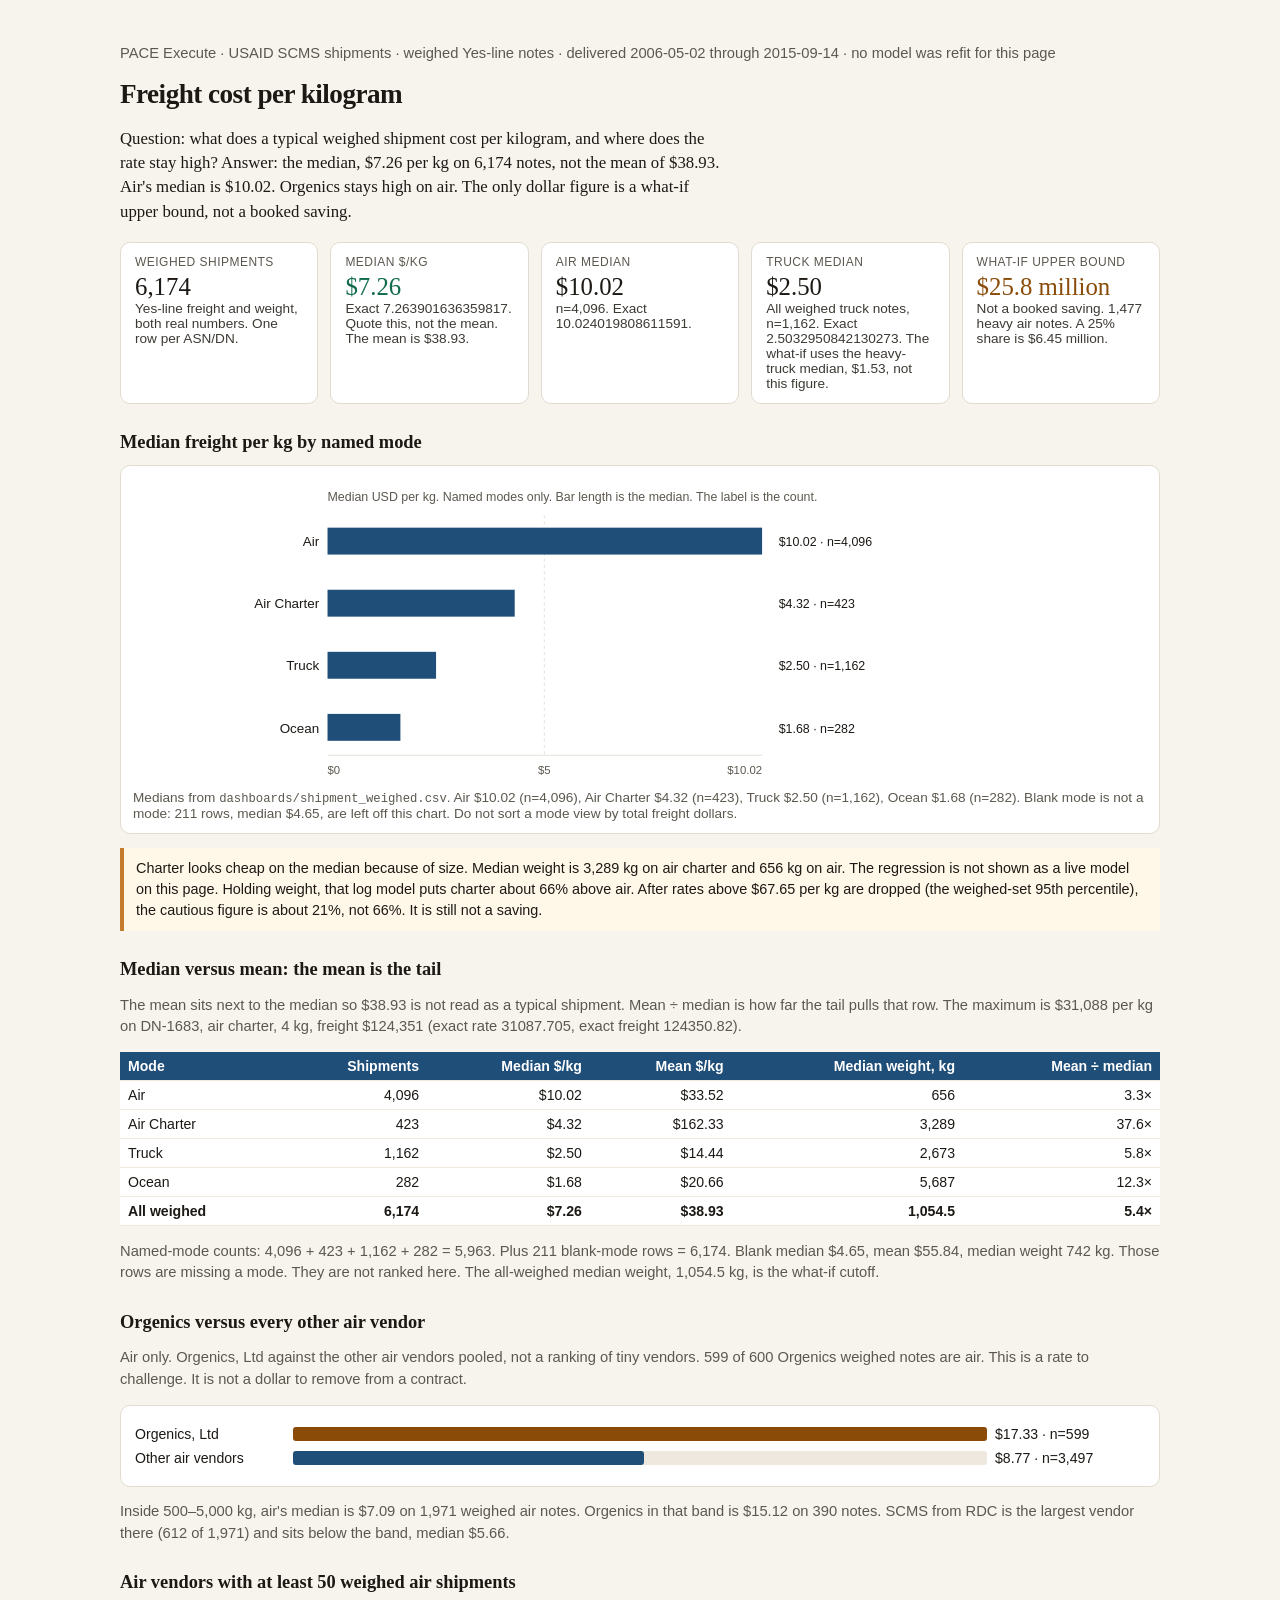
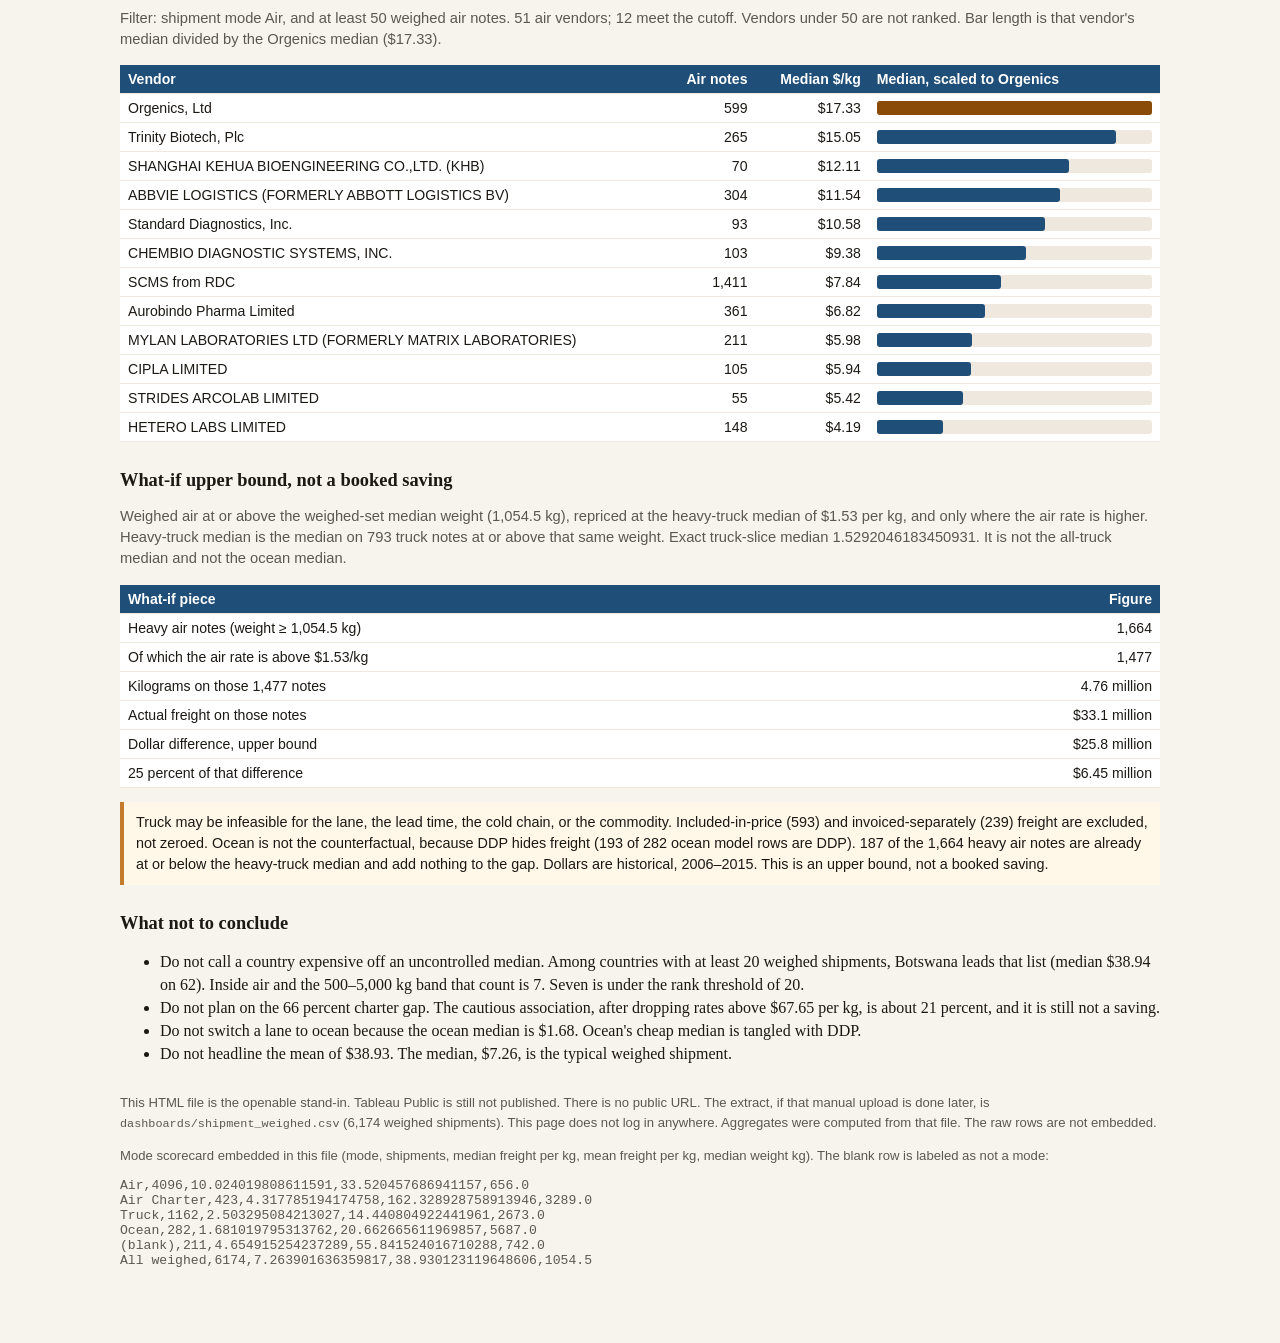
<file: 04-freight-cost-analysis/dashboards/freight_dashboard.html>
<!DOCTYPE html>
<html lang="en">
<head>
<meta charset="utf-8">
<meta name="viewport" content="width=device-width, initial-scale=1">
<title>Freight cost per kg — USAID SCMS</title>
<style>
  :root { color-scheme: light; }
  body { margin: 0; font-family: Georgia, "Iowan Old Style", "Palatino Linotype", serif; background: #f7f4ee; color: #1c1915; }
  main { max-width: 1040px; margin: 0 auto; padding: 28px 20px 64px; }
  h1 { font-size: 1.7rem; font-weight: 600; margin: 0 0 6px; letter-spacing: -0.02em; }
  h2 { font-size: 1.15rem; font-weight: 600; margin: 28px 0 8px; }
  p, li { line-height: 1.45; }
  .lede { font-size: 1.05rem; max-width: 72ch; }
  .meta { color: #5c584f; font-family: "Segoe UI", sans-serif; font-size: 0.92rem; }
  .cards { display: grid; grid-template-columns: repeat(auto-fit, minmax(180px, 1fr)); gap: 12px; margin: 18px 0; }
  .card { background: #fff; border: 1px solid #e2dcd0; border-radius: 10px; padding: 12px 14px; }
  .card .k { font-family: "Segoe UI", sans-serif; font-size: 0.75rem; letter-spacing: 0.04em; text-transform: uppercase; color: #5c584f; }
  .card .v { font-size: 1.55rem; margin-top: 4px; }
  .card .s { font-family: "Segoe UI", sans-serif; font-size: 0.85rem; color: #3d3a34; }
  .quote { color: #0f6b4c; }
  .high { color: #8a4b08; }
  figure { margin: 12px 0; background: #fff; border: 1px solid #e2dcd0; border-radius: 10px; padding: 12px; }
  figcaption { font-family: "Segoe UI", sans-serif; font-size: 0.85rem; color: #5c584f; margin-top: 6px; }
  table { width: 100%; border-collapse: collapse; background: #fff; font-family: "Segoe UI", sans-serif; font-size: 0.88rem; }
  th, td { border-bottom: 1px solid #eee8de; padding: 6px 8px; text-align: left; }
  th { background: #1f4e79; color: #fff; font-weight: 600; }
  td.num, th.num { text-align: right; font-variant-numeric: tabular-nums; }
  td.barcell { width: 28%; }
  .note { font-family: "Segoe UI", sans-serif; font-size: 0.9rem; background: #fff8e8; border-left: 4px solid #c47b2b; padding: 10px 12px; }
  .bars { background: #fff; border: 1px solid #e2dcd0; border-radius: 10px; padding: 12px 14px; font-family: "Segoe UI", sans-serif; font-size: 0.88rem; }
  .row { display: grid; grid-template-columns: 150px 1fr 150px; gap: 8px; align-items: center; margin: 8px 0; }
  .track { background: #eee8de; height: 14px; border-radius: 3px; }
  .bar { background: #1f4e79; height: 14px; border-radius: 3px; }
  .bar.hot { background: #8a4b08; }
  footer { margin-top: 28px; font-family: "Segoe UI", sans-serif; font-size: 0.82rem; color: #5c584f; }
  code { font-family: ui-monospace, monospace; font-size: 0.9em; }
  pre { white-space: pre-wrap; }
</style>
</head>
<body>
<main>
  <p class="meta">PACE Execute · USAID SCMS shipments · weighed Yes-line notes · delivered 2006-05-02 through 2015-09-14 · no model was refit for this page</p>
  <h1>Freight cost per kilogram</h1>
  <p class="lede">Question: what does a typical weighed shipment cost per kilogram, and where does the rate stay high? Answer: the median, $7.26 per kg on 6,174 notes, not the mean of $38.93. Air's median is $10.02. Orgenics stays high on air. The only dollar figure is a what-if upper bound, not a booked saving.</p>

  <div class="cards">
    <div class="card">
      <div class="k">Weighed shipments</div>
      <div class="v" data-exact="6174" data-kind="int">6,174</div>
      <div class="s">Yes-line freight and weight, both real numbers. One row per ASN/DN.</div>
    </div>
    <div class="card">
      <div class="k">Median $/kg</div>
      <div class="v quote" data-exact="7.263901636359817" data-kind="usd2">$7.26</div>
      <div class="s">Exact 7.263901636359817. Quote this, not the mean. The mean is $38.93.</div>
    </div>
    <div class="card">
      <div class="k">Air median</div>
      <div class="v" data-exact="10.024019808611591" data-kind="usd2">$10.02</div>
      <div class="s">n=4,096. Exact 10.024019808611591.</div>
    </div>
    <div class="card">
      <div class="k">Truck median</div>
      <div class="v" data-exact="2.5032950842130273" data-kind="usd2">$2.50</div>
      <div class="s">All weighed truck notes, n=1,162. Exact 2.5032950842130273. The what-if uses the heavy-truck median, $1.53, not this figure.</div>
    </div>
    <div class="card">
      <div class="k">What-if upper bound</div>
      <div class="v high" data-exact="25803810.088146247" data-kind="mil1">$25.8 million</div>
      <div class="s">Not a booked saving. 1,477 heavy air notes. A 25% share is $6.45 million.</div>
    </div>
  </div>

  <h2>Median freight per kg by named mode</h2>
  <figure>
    <svg viewBox="0 0 980 292" width="100%" role="img" aria-label="Median freight per kilogram by named mode. Air $10.02 on 4,096 shipments, Air Charter $4.32 on 423, Truck $2.50 on 1,162, Ocean $1.68 on 282. Blank mode is not shown.">
<rect x="0" y="0" width="980" height="292" fill="#ffffff"/>
<text x="188" y="22" font-size="12" fill="#5c584f" font-family="Segoe UI, sans-serif">Median USD per kg. Named modes only. Bar length is the median. The label is the count.</text>
<line x1="188" y1="268" x2="608" y2="268" stroke="#e6e2da"/>
<text x="188" y="286" font-size="11" fill="#5c584f" font-family="Segoe UI, sans-serif">$0</text>
<text x="397.5" y="286" font-size="11" fill="#5c584f" text-anchor="middle" font-family="Segoe UI, sans-serif">$5</text>
<line x1="397.5" y1="36" x2="397.5" y2="268" stroke="#e6e2da" stroke-dasharray="3 3"/>
<text x="608" y="286" font-size="11" fill="#5c584f" text-anchor="end" font-family="Segoe UI, sans-serif">$10.02</text>
<text x="180" y="66" text-anchor="end" font-size="13" fill="#1c1915" font-family="Segoe UI, sans-serif">Air</text>
<rect x="188" y="48" width="420.00" height="26" fill="#1f4e79"/>
<text x="624" y="66" font-size="12" fill="#1c1915" font-family="Segoe UI, sans-serif">$10.02 · n=4,096</text>
<text x="180" y="126" text-anchor="end" font-size="13" fill="#1c1915" font-family="Segoe UI, sans-serif">Air Charter</text>
<rect x="188" y="108" width="180.91" height="26" fill="#1f4e79"/>
<text x="624" y="126" font-size="12" fill="#1c1915" font-family="Segoe UI, sans-serif">$4.32 · n=423</text>
<text x="180" y="186" text-anchor="end" font-size="13" fill="#1c1915" font-family="Segoe UI, sans-serif">Truck</text>
<rect x="188" y="168" width="104.89" height="26" fill="#1f4e79"/>
<text x="624" y="186" font-size="12" fill="#1c1915" font-family="Segoe UI, sans-serif">$2.50 · n=1,162</text>
<text x="180" y="246" text-anchor="end" font-size="13" fill="#1c1915" font-family="Segoe UI, sans-serif">Ocean</text>
<rect x="188" y="228" width="70.43" height="26" fill="#1f4e79"/>
<text x="624" y="246" font-size="12" fill="#1c1915" font-family="Segoe UI, sans-serif">$1.68 · n=282</text>
</svg>
    <figcaption>Medians from <code>dashboards/shipment_weighed.csv</code>. Air $10.02 (n=4,096), Air Charter $4.32 (n=423), Truck $2.50 (n=1,162), Ocean $1.68 (n=282). Blank mode is not a mode: 211 rows, median $4.65, are left off this chart. Do not sort a mode view by total freight dollars.</figcaption>
  </figure>
  <p class="note">Charter looks cheap on the median because of size. Median weight is 3,289 kg on air charter and 656 kg on air. The regression is not shown as a live model on this page. Holding weight, that log model puts charter about 66% above air. After rates above $67.65 per kg are dropped (the weighed-set 95th percentile), the cautious figure is about 21%, not 66%. It is still not a saving.</p>

  <h2>Median versus mean: the mean is the tail</h2>
  <p class="meta">The mean sits next to the median so $38.93 is not read as a typical shipment. Mean ÷ median is how far the tail pulls that row. The maximum is $31,088 per kg on DN-1683, air charter, 4 kg, freight $124,351 (exact rate 31087.705, exact freight 124350.82).</p>
  <table>
    <thead>
      <tr>
        <th>Mode</th>
        <th class="num">Shipments</th>
        <th class="num">Median $/kg</th>
        <th class="num">Mean $/kg</th>
        <th class="num">Median weight, kg</th>
        <th class="num">Mean ÷ median</th>
      </tr>
    </thead>
    <tbody>
      <tr><td>Air</td><td class='num' data-exact='4096' data-kind='int'>4,096</td><td class='num' data-exact='10.024019808611591' data-kind='usd2'>$10.02</td><td class='num' data-exact='33.52045768694116' data-kind='usd2'>$33.52</td><td class='num'>656</td><td class='num'>3.3×</td></tr>
<tr><td>Air Charter</td><td class='num' data-exact='423' data-kind='int'>423</td><td class='num' data-exact='4.317785194174758' data-kind='usd2'>$4.32</td><td class='num' data-exact='162.32892875891395' data-kind='usd2'>$162.33</td><td class='num'>3,289</td><td class='num'>37.6×</td></tr>
<tr><td>Truck</td><td class='num' data-exact='1162' data-kind='int'>1,162</td><td class='num' data-exact='2.5032950842130273' data-kind='usd2'>$2.50</td><td class='num' data-exact='14.440804922441961' data-kind='usd2'>$14.44</td><td class='num'>2,673</td><td class='num'>5.8×</td></tr>
<tr><td>Ocean</td><td class='num' data-exact='282' data-kind='int'>282</td><td class='num' data-exact='1.6810197953137624' data-kind='usd2'>$1.68</td><td class='num' data-exact='20.662665611969857' data-kind='usd2'>$20.66</td><td class='num'>5,687</td><td class='num'>12.3×</td></tr>
<tr><td><strong>All weighed</strong></td><td class='num'><strong data-exact='6174' data-kind='int'>6,174</strong></td><td class='num'><strong data-exact='7.263901636359817' data-kind='usd2'>$7.26</strong></td><td class='num'><strong data-exact='38.930123119648606' data-kind='usd2'>$38.93</strong></td><td class='num'><strong>1,054.5</strong></td><td class='num'><strong>5.4×</strong></td></tr>
    </tbody>
  </table>
  <p class="meta">Named-mode counts: 4,096 + 423 + 1,162 + 282 = 5,963. Plus 211 blank-mode rows = 6,174. Blank median $4.65, mean $55.84, median weight 742 kg. Those rows are missing a mode. They are not ranked here. The all-weighed median weight, 1,054.5 kg, is the what-if cutoff.</p>

  <h2>Orgenics versus every other air vendor</h2>
  <p class="meta">Air only. Orgenics, Ltd against the other air vendors pooled, not a ranking of tiny vendors. 599 of 600 Orgenics weighed notes are air. This is a rate to challenge. It is not a dollar to remove from a contract.</p>
  
<div class="bars" role="img" aria-label="Median freight per kg on air. Orgenics, Ltd $17.33 on 599 notes. Every other air vendor pooled $8.77 on 3,497 notes.">
  <div class="row"><span>Orgenics, Ltd</span><div class="track"><div class="bar hot" style="width:100%"></div></div><span>$17.33 · n=599</span></div>
  <div class="row"><span>Other air vendors</span><div class="track"><div class="bar" style="width:50.61%"></div></div><span>$8.77 · n=3,497</span></div>
</div>

  <p class="meta">Inside 500–5,000 kg, air's median is $7.09 on 1,971 weighed air notes. Orgenics in that band is $15.12 on 390 notes. SCMS from RDC is the largest vendor there (612 of 1,971) and sits below the band, median $5.66.</p>

  <h2>Air vendors with at least 50 weighed air shipments</h2>
  <p class="meta">Filter: shipment mode Air, and at least 50 weighed air notes. 51 air vendors; 12 meet the cutoff. Vendors under 50 are not ranked. Bar length is that vendor's median divided by the Orgenics median ($17.33).</p>
  <table>
    <thead>
      <tr>
        <th>Vendor</th>
        <th class="num">Air notes</th>
        <th class="num">Median $/kg</th>
        <th>Median, scaled to Orgenics</th>
      </tr>
    </thead>
    <tbody>
      <tr><td>Orgenics, Ltd</td><td class='num'>599</td><td class='num' data-exact='17.334166666666665' data-kind='usd2'>$17.33</td><td class='barcell'><div class='track'><div class='bar hot' style='width:100.00%'></div></div></td></tr>
<tr><td>Trinity Biotech, Plc</td><td class='num'>265</td><td class='num' data-exact='15.049060402684564' data-kind='usd2'>$15.05</td><td class='barcell'><div class='track'><div class='bar' style='width:86.82%'></div></div></td></tr>
<tr><td>SHANGHAI KEHUA BIOENGINEERING CO.,LTD.  (KHB)</td><td class='num'>70</td><td class='num' data-exact='12.109739751336452' data-kind='usd2'>$12.11</td><td class='barcell'><div class='track'><div class='bar' style='width:69.86%'></div></div></td></tr>
<tr><td>ABBVIE LOGISTICS (FORMERLY ABBOTT LOGISTICS BV)</td><td class='num'>304</td><td class='num' data-exact='11.540497475497475' data-kind='usd2'>$11.54</td><td class='barcell'><div class='track'><div class='bar' style='width:66.58%'></div></div></td></tr>
<tr><td>Standard Diagnostics, Inc.</td><td class='num'>93</td><td class='num' data-exact='10.584032634032637' data-kind='usd2'>$10.58</td><td class='barcell'><div class='track'><div class='bar' style='width:61.06%'></div></div></td></tr>
<tr><td>CHEMBIO DIAGNOSTIC SYSTEMS, INC.</td><td class='num'>103</td><td class='num' data-exact='9.375661861074706' data-kind='usd2'>$9.38</td><td class='barcell'><div class='track'><div class='bar' style='width:54.09%'></div></div></td></tr>
<tr><td>SCMS from RDC</td><td class='num'>1,411</td><td class='num' data-exact='7.841043478260869' data-kind='usd2'>$7.84</td><td class='barcell'><div class='track'><div class='bar' style='width:45.23%'></div></div></td></tr>
<tr><td>Aurobindo Pharma Limited</td><td class='num'>361</td><td class='num' data-exact='6.815802781289507' data-kind='usd2'>$6.82</td><td class='barcell'><div class='track'><div class='bar' style='width:39.32%'></div></div></td></tr>
<tr><td>MYLAN LABORATORIES LTD (FORMERLY MATRIX LABORATORIES)</td><td class='num'>211</td><td class='num' data-exact='5.980235380355107' data-kind='usd2'>$5.98</td><td class='barcell'><div class='track'><div class='bar' style='width:34.50%'></div></div></td></tr>
<tr><td>CIPLA LIMITED</td><td class='num'>105</td><td class='num' data-exact='5.944518492672716' data-kind='usd2'>$5.94</td><td class='barcell'><div class='track'><div class='bar' style='width:34.29%'></div></div></td></tr>
<tr><td>STRIDES ARCOLAB LIMITED</td><td class='num'>55</td><td class='num' data-exact='5.422539682539682' data-kind='usd2'>$5.42</td><td class='barcell'><div class='track'><div class='bar' style='width:31.28%'></div></div></td></tr>
<tr><td>HETERO LABS LIMITED</td><td class='num'>148</td><td class='num' data-exact='4.1888433497469695' data-kind='usd2'>$4.19</td><td class='barcell'><div class='track'><div class='bar' style='width:24.17%'></div></div></td></tr>
    </tbody>
  </table>

  <h2>What-if upper bound, not a booked saving</h2>
  <p class="meta">Weighed air at or above the weighed-set median weight (1,054.5 kg), repriced at the heavy-truck median of $1.53 per kg, and only where the air rate is higher. Heavy-truck median is the median on 793 truck notes at or above that same weight. Exact truck-slice median 1.5292046183450931. It is not the all-truck median and not the ocean median.</p>
  <table>
    <thead>
      <tr><th>What-if piece</th><th class="num">Figure</th></tr>
    </thead>
    <tbody>
      <tr><td>Heavy air notes (weight ≥ 1,054.5 kg)</td><td class="num" data-exact="1664" data-kind="int">1,664</td></tr>
      <tr><td>Of which the air rate is above $1.53/kg</td><td class="num" data-exact="1477" data-kind="int">1,477</td></tr>
      <tr><td>Kilograms on those 1,477 notes</td><td class="num" data-exact="4761674.0" data-kind="kgm">4.76 million</td></tr>
      <tr><td>Actual freight on those notes</td><td class="num" data-exact="33085383.96" data-kind="mil1">$33.1 million</td></tr>
      <tr><td>Dollar difference, upper bound</td><td class="num" data-exact="25803810.088146247" data-kind="mil1">$25.8 million</td></tr>
      <tr><td>25 percent of that difference</td><td class="num" data-exact="6450952.522036562" data-kind="mil2">$6.45 million</td></tr>
    </tbody>
  </table>
  <p class="note">Truck may be infeasible for the lane, the lead time, the cold chain, or the commodity. Included-in-price (593) and invoiced-separately (239) freight are excluded, not zeroed. Ocean is not the counterfactual, because DDP hides freight (193 of 282 ocean model rows are DDP). 187 of the 1,664 heavy air notes are already at or below the heavy-truck median and add nothing to the gap. Dollars are historical, 2006–2015. This is an upper bound, not a booked saving.</p>

  <h2>What not to conclude</h2>
  <ul>
    <li>Do not call a country expensive off an uncontrolled median. Among countries with at least 20 weighed shipments, Botswana leads that list (median $38.94 on 62). Inside air and the 500–5,000 kg band that count is 7. Seven is under the rank threshold of 20.</li>
    <li>Do not plan on the 66 percent charter gap. The cautious association, after dropping rates above $67.65 per kg, is about 21 percent, and it is still not a saving.</li>
    <li>Do not switch a lane to ocean because the ocean median is $1.68. Ocean's cheap median is tangled with DDP.</li>
    <li>Do not headline the mean of $38.93. The median, $7.26, is the typical weighed shipment.</li>
  </ul>

  <footer>
    <p>This HTML file is the openable stand-in. Tableau Public is still not published. There is no public URL. The extract, if that manual upload is done later, is <code>dashboards/shipment_weighed.csv</code> (6,174 weighed shipments). This page does not log in anywhere. Aggregates were computed from that file. The raw rows are not embedded.</p>
    <p>Mode scorecard embedded in this file (mode, shipments, median freight per kg, mean freight per kg, median weight kg). The blank row is labeled as not a mode:</p>
    <pre id="scorecard">Air,4096,10.024019808611591,33.520457686941157,656.0
Air Charter,423,4.317785194174758,162.328928758913946,3289.0
Truck,1162,2.503295084213027,14.440804922441961,2673.0
Ocean,282,1.681019795313762,20.662665611969857,5687.0
(blank),211,4.654915254237289,55.841524016710288,742.0
All weighed,6174,7.263901636359817,38.930123119648606,1054.5</pre>
  </footer>
</main>
<script type="application/json" id="agg">{
  "source_rows": 6174,
  "median": 7.263901636359817,
  "mean": 38.930123119648606,
  "modes": [
    {
      "mode": "Air",
      "n": 4096,
      "median": 10.024019808611591,
      "mean": 33.52045768694116,
      "named": true
    },
    {
      "mode": "Air Charter",
      "n": 423,
      "median": 4.317785194174758,
      "mean": 162.32892875891395,
      "named": true
    },
    {
      "mode": "Truck",
      "n": 1162,
      "median": 2.5032950842130273,
      "mean": 14.440804922441961,
      "named": true
    },
    {
      "mode": "Ocean",
      "n": 282,
      "median": 1.6810197953137624,
      "mean": 20.662665611969857,
      "named": true
    },
    {
      "mode": "(blank)",
      "n": 211,
      "median": 4.654915254237289,
      "mean": 55.84152401671029,
      "named": false
    }
  ],
  "orgenics_air_n": 599,
  "orgenics_air_median": 17.334166666666665,
  "other_air_n": 3497,
  "other_air_median": 8.772086217124778,
  "whatif_n": 1477,
  "whatif_gap": 25803810.088146247,
  "whatif_share": 6450952.522036562,
  "heavy_truck_median": 1.5292046183450931,
  "vendor_ns": [
    599,
    265,
    70,
    304,
    93,
    103,
    1411,
    361,
    211,
    105,
    55,
    148
  ]
}</script>
<script>
  const agg = JSON.parse(document.getElementById("agg").textContent);
  const lines = document.getElementById("scorecard").textContent.trim().split(/\n/).filter(function (s) { return s.length; });
  let namedN = 0;
  let blankN = 0;
  for (let i = 0; i < lines.length; i++) {
    const parts = lines[i].split(",");
    if (parts[0] === "All weighed") continue;
    if (parts[0] === "(blank)") blankN += Number(parts[1]);
    else namedN += Number(parts[1]);
  }
  const modeN = agg.modes.reduce(function (s, m) { return s + m.n; }, 0);
  const vendorN = agg.vendor_ns.reduce(function (s, n) { return s + n; }, 0);
  function fmt(el) {
    const x = Number(el.dataset.exact);
    const k = el.dataset.kind;
    if (k === "usd2") return "$" + x.toFixed(2);
    if (k === "int") return x.toLocaleString("en-US");
    if (k === "mil1") return "$" + (x / 1e6).toFixed(1) + " million";
    if (k === "mil2") return "$" + (x / 1e6).toFixed(2) + " million";
    if (k === "kgm") return (x / 1e6).toFixed(2) + " million";
    return null;
  }
  let bad = [];
  document.querySelectorAll("[data-exact]").forEach(function (el) {
    const expect = fmt(el);
    const got = el.textContent.trim();
    if (expect !== null && got !== expect) bad.push(got + " != " + expect);
  });
  if (lines.length !== 6 || namedN !== 5963 || blankN !== 211 || namedN + blankN !== 6174 || modeN !== 6174 || agg.source_rows !== 6174 || agg.whatif_n !== 1477 || agg.orgenics_air_n + agg.other_air_n !== 4096 || vendorN < 599 || bad.length) {
    document.body.insertAdjacentHTML("afterbegin", "<p style='background:#f8d0d0;padding:8px'>Freight dashboard check failed. " + bad.join("; ") + "</p>");
  }
</script>
</body>
</html>
</file>
